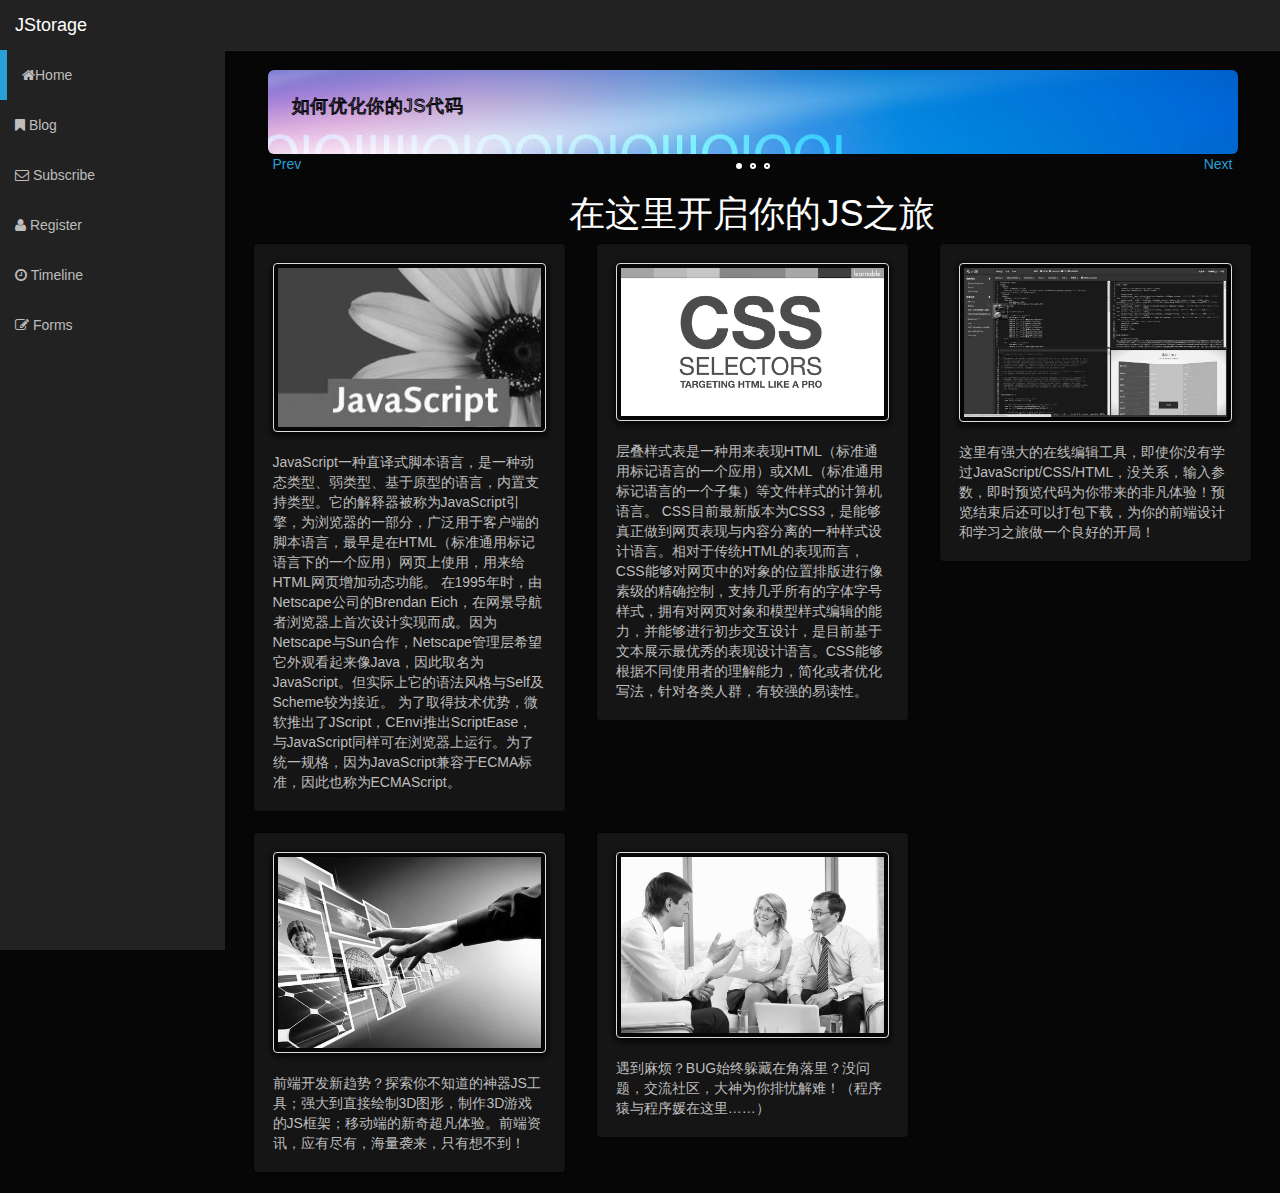
<file: index.html>
<!DOCTYPE html>
<html lang="en">
<head>
    <meta charset="utf-8">
    <meta name="viewport" content="width=device-width, initial-scale=1.0">
	<meta http-equiv="X-UA-Compatible" content="IE=9" />
	
    <title>JStorge - 在线打造独一无二的前端设计</title>

    <link rel="stylesheet" type="text/css" href="bootstrap/css/bootstrap.min.css" />
    <link rel="stylesheet" type="text/css" href="font-awesome/css/font-awesome.min.css" />
    <link rel="stylesheet" type="text/css" href="css/local.css" />
	<link rel="stylesheet" type="text/css" href="css/unslider-dots.css">
	<link rel="stylesheet" type="text/css" href="css/unslider.css">
	
	<link href="/favicon.ico" rel="icon" type="image/x-icon" />
	<link href="/favicon.ico" rel="shortcut icon" type="image/x-icon" />
	<link href="/favicon.ico" rel="bookmark"> 
	
	<!-- HTML5 Shim and Respond.js IE8 support of HTML5 elements and media queries -->
	<!--[if lt IE 9]>
	<script src="http://apps.bdimg.com/libs/html5shiv/3.7/html5shiv.min.js"></script>
	<script src="http://apps.bdimg.com/libs/respond.js/1.4.2/respond.min.js"></script>
	<![endif]-->
    <script type="text/javascript" src="js/jquery-1.10.2.min.js"></script>
    <script type="text/javascript" src="bootstrap/js/bootstrap.min.js"></script>
	<script src="js/unslider-min.js"></script>
	
	<script>
		$(function() {
    $('.banner').unslider();
});
	</script>
	<script type="text/javascript">
	function detectBrowser()
	{
	var browser=navigator.appName
	var b_version=navigator.appVersion
	var version=parseFloat(b_version)
	if (browser=="Microsoft Internet Explorer" && (version<5))
	  {document.write("很抱歉，您的浏览器版本过低，无法很好的浏览本页面，请至少升级至IE9！");
	  document.write("您当前的浏览器版本为"+browser+version+"<br/>");
	  document.write(b_version);	  
	  }}
</script>

    <!-- you need to include the shieldui css and js assets  in order for the charts to work -->
    <link rel="stylesheet" type="text/css" href="http://www.shieldui.com/shared/components/latest/css/light-bootstrap/all.min.css" />
    <link id="gridcss" rel="stylesheet" type="text/css" href="http://www.shieldui.com/shared/components/latest/css/dark-bootstrap/all.min.css" />

    <script type="text/javascript" src="http://www.shieldui.com/shared/components/latest/js/shieldui-all.min.js"></script>
    <script type="text/javascript" src="http://www.prepbootstrap.com/Content/js/gridData.js"></script>
	
	    <style>
        img {
            filter: gray; /* IE6-9 */
            -webkit-filter: grayscale(1); /* Google Chrome, Safari 6+ & Opera 15+ */
            -webkit-box-shadow: 0px 2px 6px 2px rgba(0,0,0,0.75);
            -moz-box-shadow: 0px 2px 6px 2px rgba(0,0,0,0.75);
            box-shadow: 0px 2px 6px 2px rgba(0,0,0,0.75);
            margin-bottom: 20px;
        }
        img:hover {
            filter: none; /* IE6-9 */
            -webkit-filter: grayscale(0); /* Google Chrome, Safari 6+ & Opera 15+ */
        }
		h1{
		font-family: "Arial","Microsoft YaHei","黑体","宋体",sans-serif;
		}
		span{
		 font-family: Helvetica, 'Hiragino Sans GB', 'Microsoft Yahei', '微软雅黑', Arial, sans-serif;
		 }
		.vintage{
		font-size:18px;
		color: transparent;
		-webkit-text-stroke: 1px black;
		letter-spacing: 0.04em;
		background-color:}		 
		.banner { position: relative; overflow: auto; }
			.banner li { list-style: none; }
				.banner ul li { float: left; }		 
    </style>
</head>
<body onLoad="detectBrowser()">
    <div id="wrapper">
          <nav class="navbar navbar-inverse navbar-fixed-top" role="navigation">
            <div class="navbar-header">
                <button type="button" class="navbar-toggle" data-toggle="collapse" data-target=".navbar-ex1-collapse">
                    <span class="sr-only">Toggle navigation</span>
                    <span class="icon-bar"></span>
                    <span class="icon-bar"></span>
                    <span class="icon-bar"></span>
                </button>
                <a class="navbar-brand" href="index.html">JStorage</a>
            </div>
            <div class="collapse navbar-collapse navbar-ex1-collapse">
                <ul id="active" class="nav navbar-nav side-nav">
                    <li class="selected"><a href="index.html"><i class="fa fa-home"></i>Home</a></li>                 
                    <li><a href="blog.jsp"><i class="fa fa-bookmark"></i> Blog</a></li>
                    <li><a href="signup.html"><i class="fa fa-envelope-o"></i> Subscribe</a></li>
                    <li><a href="register.html"><i class="fa fa-user"></i> Register</a></li>
                    <li><a href="timeline.html"><i class="fa fa-clock-o"></i> Timeline</a></li>
                    <li><a href="code.jsp"><i class="fa fa-pencil-square-o"></i> Forms</a></li>
                </ul>
                <ul class="nav navbar-nav navbar-right navbar-user">
                    <li class="dropdown messages-dropdown">
                        <a href="#" class="dropdown-toggle" data-toggle="dropdown"><i class="fa fa-envelope"></i> Messages <span class="badge">2</span> <b class="caret"></b></a>
                        <ul class="dropdown-menu">
                            <li class="dropdown-header">2 New Messages</li>
                            <li class="message-preview">
                                <a href="#">
                                    <span class="avatar"><i class="fa fa-bell"></i></span>
                                    <span class="message">Security alert</span>
                                </a>
                            </li>
                            <li class="divider"></li>
                            <li class="message-preview">
                                <a href="#">
                                    <span class="avatar"><i class="fa fa-bell"></i></span>
                                    <span class="message">Security alert</span>
                                </a>
                            </li>
                            <li class="divider"></li>
                            <li><a href="#">Go to Inbox <span class="badge">2</span></a></li>
                        </ul>
                    </li>
                    <li class="dropdown user-dropdown">
                        <a href="#" class="dropdown-toggle" data-toggle="dropdown"><i class="fa fa-user"></i> Steve Miller<b class="caret"></b></a>
                        <ul class="dropdown-menu">
                            <li><a href="#"><i class="fa fa-user"></i> Profile</a></li>
                            <li><a href="#"><i class="fa fa-gear"></i> Settings</a></li>
                            <li class="divider"></li>
                            <li><a href="#"><i class="fa fa-power-off"></i> Log Out</a></li>

                        </ul>
                    </li>
                    <li class="divider-vertical"></li>
                    <li>
                        <form class="navbar-search">
                            <input type="text" placeholder="Search" class="form-control">
                        </form>
                    </li>
                </ul>
            </div>
        </nav>
<div class="container" style="max-width:1000px">
            <div class="row">
				<div class="col-lg-12">
					<div class="banner">
					<ul>
						<li><a href="jsp/blogdetail.jsp?7HgSzUXx3SBcCyh9QnfS2cj3i8Kr5iK9"><div class='well-lg' style="background:url(image/banner/improve_js.jpg)"><p class="vintage">如何优化你的JS代码</p></div></a></li>
						<li><a href="jsp/blogdetail.jsp?eWt4Jcm6WJedlBgccKrdNmw0lV1xa6mf"><div class='well-lg' style="background:url(image/banner/jquery.jpg)"><p class="vintage">Jquary入门之旅——从淡入淡出开始</p></div></a></li>
						<li><a href="jsp/blogdetail.jsp?K5wKBl2XzmdqkHcowLd4Zw8nVlr748LK"><div class='well-lg' style="background:url(image/banner/mobile_HTML.jpg)"><p class="vintage">移动端webapp开发必备知识</p></div></a></li>
					</ul>
					</div>					
				</div>
			</div>			
            <div class="row">
                <div class="text-center">
                    <h1>在这里开启你的JS之旅</h1>
                </div>
                <div class="row">
                    <div class="col-md-4">
                        <div class="well">
                            <img class="thumbnail img-responsive" alt="Bootstrap template" src="./image/home/JavaScript.jpg" />
                            <span>
                                JavaScript一种直译式脚本语言，是一种动态类型、弱类型、基于原型的语言，内置支持类型。它的解释器被称为JavaScript引擎，为浏览器的一部分，广泛用于客户端的脚本语言，最早是在HTML（标准通用标记语言下的一个应用）网页上使用，用来给HTML网页增加动态功能。
在1995年时，由Netscape公司的Brendan Eich，在网景导航者浏览器上首次设计实现而成。因为Netscape与Sun合作，Netscape管理层希望它外观看起来像Java，因此取名为JavaScript。但实际上它的语法风格与Self及Scheme较为接近。
为了取得技术优势，微软推出了JScript，CEnvi推出ScriptEase，与JavaScript同样可在浏览器上运行。为了统一规格，因为JavaScript兼容于ECMA标准，因此也称为ECMAScript。
                            </span>
                        </div>
                    </div>
                    <div class="col-md-4">
                        <div class="well">
                            <img class="thumbnail img-responsive" alt="Bootstrap template" src="./image/home/CSS.jpg" />
                            <span>
                                层叠样式表是一种用来表现HTML（标准通用标记语言的一个应用）或XML（标准通用标记语言的一个子集）等文件样式的计算机语言。
CSS目前最新版本为CSS3，是能够真正做到网页表现与内容分离的一种样式设计语言。相对于传统HTML的表现而言，CSS能够对网页中的对象的位置排版进行像素级的精确控制，支持几乎所有的字体字号样式，拥有对网页对象和模型样式编辑的能力，并能够进行初步交互设计，是目前基于文本展示最优秀的表现设计语言。CSS能够根据不同使用者的理解能力，简化或者优化写法，针对各类人群，有较强的易读性。
                            </span>
                        </div>
                    </div>
                    <div class="col-md-4">
                        <div class="well">
                            <img class="thumbnail img-responsive" alt="Bootstrap template" src="./image/home/editor.jpg" />
                            <span>
                                这里有强大的在线编辑工具，即使你没有学过JavaScript/CSS/HTML，没关系，输入参数，即时预览代码为你带来的非凡体验！预览结束后还可以打包下载，为你的前端设计和学习之旅做一个良好的开局！
                            </span>
                        </div>
                    </div>
                </div>
                <div class="row">
                    <div class="col-md-4">
                        <div class="well">
                            <img class="thumbnail img-responsive" alt="Bootstrap template" src="./image/home/news.jpg" />
                            <span>
                               前端开发新趋势？探索你不知道的神器JS工具；强大到直接绘制3D图形，制作3D游戏的JS框架；移动端的新奇超凡体验。前端资讯，应有尽有，海量袭来，只有想不到！
                            </span>
                        </div>
                    </div>
                    <div class="col-md-4">
                        <div class="well">
                            <img class="thumbnail img-responsive" alt="Bootstrap template" src="./image/home/comm.jpg" />
                            <span>
                                遇到麻烦？BUG始终躲藏在角落里？没问题，交流社区，大神为你排忧解难！（程序猿与程序媛在这里……）
                            </span>
                        </div>
                    </div>
                    
                
        </div>
    </div>
        <!--<div id="page-wrapper">
            <div class="row">
                <div class="col-lg-12">
                    <h1>Dashboard <small>Statistics and more</small></h1>
                    <div class="alert alert-dismissable alert-warning">
                        <button data-dismiss="alert" class="close" type="button">&times;</button>
                        Welcome to the admin dashboard! Feel free to review all pages and modify the layout to your needs. 
                        <br />
                        This theme uses the <a href="https://www.shieldui.com">ShieldUI</a> JavaScript library for the 
                        additional data visualization and presentation functionality illustrated here.
                    </div>
                </div>
            </div>
            <div class="row">
                <div class="col-md-8">
                    <div class="panel panel-primary">
                        <div class="panel-heading">
                            <h3 class="panel-title"><i class="fa fa-bar-chart-o"></i> Visits Based on a 10 days data</h3>
                        </div>
                        <div class="panel-body">
                            <div id="shieldui-chart1"></div>
                        </div>
                    </div>
                </div>
                <div class="col-md-4">
                    <div class="panel panel-primary">
                        <div class="panel-heading">
                            <h3 class="panel-title"><i class="fa fa-rss"></i> Feed</h3>
                        </div>
                        <div class="panel-body feed">
                            <section class="feed-item">
                                <div class="icon pull-left">
                                    <i class="fa fa-comment"></i>
                                </div>
                                <div class="feed-item-body">
                                    <div class="text">
                                        <a href="#">John Doe</a> commented on <a href="#">What Makes Good Code Good</a>.
                                    </div>
                                    <div class="time pull-left">
                                        3 h
                                    </div>
                                </div>
                            </section>
                            <section class="feed-item">
                                <div class="icon pull-left">
                                    <i class="fa fa-check"></i>
                                </div>
                                <div class="feed-item-body">
                                    <div class="text">
                                        <a href="#">Merge request #42</a> has been approved by <a href="#">Jessica Lori</a>.
                                    </div>
                                    <div class="time pull-left">
                                        10 h
                                    </div>
                                </div>
                            </section>
                            <section class="feed-item">
                                <div class="icon pull-left">
                                    <i class="fa fa-plus-square-o"></i>
                                </div>
                                <div class="feed-item-body">
                                    <div class="text">
                                        New user <a href="#">Greg Wilson</a> registered.
                                    </div>
                                    <div class="time pull-left">
                                        Today
                                    </div>
                                </div>
                            </section>
                            <section class="feed-item">
                                <div class="icon pull-left">
                                    <i class="fa fa-bolt"></i>
                                </div>
                                <div class="feed-item-body">
                                    <div class="text">
                                        Server fail level raises above normal. <a href="#">See logs</a> for details.
                                    </div>
                                    <div class="time pull-left">
                                        Yesterday
                                    </div>
                                </div>
                            </section>
                            <section class="feed-item">
                                <div class="icon pull-left">
                                    <i class="fa fa-archive"></i>
                                </div>
                                <div class="feed-item-body">
                                    <div class="text">
                                        <a href="#">Database usage report</a> is ready.
                                    </div>
                                    <div class="time pull-left">
                                        Yesterday
                                    </div>
                                </div>
                            </section>
                            <section class="feed-item">
                                <div class="icon pull-left">
                                    <i class="fa fa-shopping-cart"></i>
                                </div>
                                <div class="feed-item-body">
                                    <div class="text">
                                        <a href="#">Order #233985</a> needs additional processing.
                                    </div>
                                    <div class="time pull-left">
                                        Wednesday
                                    </div>
                                </div>
                            </section>
                            <section class="feed-item">
                                <div class="icon pull-left">
                                    <i class="fa fa-arrow-down"></i>
                                </div>
                                <div class="feed-item-body">
                                    <div class="text">
                                        <a href="#">Load more...</a>
                                    </div>
                                </div>
                            </section>
                        </div>
                    </div>
                </div>
            </div>
            <div class="row">
                <div class="col-lg-12">
                    <div class="panel panel-primary">
                        <div class="panel-heading">
                            <h3 class="panel-title"><i class="fa fa-bar-chart-o"></i> Traffic Sources One month tracking </h3>
                        </div>
                        <div class="panel-body">
                            <div id="shieldui-grid1"></div>
                        </div>
                    </div>
                </div>
            </div>
            <div class="row">
                <div class="col-lg-4">
                    <div class="panel panel-primary">
                        <div class="panel-heading">
                            <h3 class="panel-title"><i class="fa fa-bar-chart-o"></i> Logins per week</h3>
                        </div>
                        <div class="panel-body">
                            <div id="shieldui-chart2"></div>
                        </div>
                    </div>
                </div>
                <div class="col-lg-4">
                    <div class="panel panel-primary">
                        <div class="panel-heading">
                            <h3 class="panel-title"><i class="fa fa-magnet"></i> Server Overview</h3>
                        </div>
                        <div class="panel-body">
                            <ul class="server-stats">
                                <li>
                                    <div class="key pull-right">CPU</div>
                                    <div class="stat">
                                        <div class="info">60% / 37°C / 3.3 Ghz</div>
                                        <div class="progress progress-small">
                                            <div style="width: 70%;" class="progress-bar progress-bar-danger"></div>
                                        </div>
                                    </div>
                                </li>
                                <li>
                                    <div class="key pull-right">Mem</div>
                                    <div class="stat">
                                        <div class="info">29% / 4GB (16 GB)</div>
                                        <div class="progress progress-small">
                                            <div style="width: 29%;" class="progress-bar"></div>
                                        </div>
                                    </div>
                                </li>
                                <li>
                                    <div class="key pull-right">LAN</div>
                                    <div class="stat">
                                        <div class="info">6 Mb/s <i class="fa fa-caret-down"></i>&nbsp; 3 Mb/s <i class="fa fa-caret-up"></i></div>
                                        <div class="progress progress-small">
                                            <div style="width: 48%;" class="progress-bar progress-bar-inverse"></div>
                                        </div>
                                    </div>
                                </li>
                            </ul>
                        </div>
                    </div>

                </div>
                <div class="col-lg-4">
                    <header>
                        <ul class="nav nav-tabs">
                            <li class="active">
                                <a data-toggle="tab" href="#stats">Users</a>
                            </li>
                            <li class="">
                                <a data-toggle="tab" href="#report">Favorites</a>
                            </li>
                            <li class="">
                                <a data-toggle="tab" href="#dropdown1">Commenters</a>
                            </li>
                        </ul>
                    </header>
                    <div class="body tab-content">
                        <div class="tab-pane clearfix active" id="stats">
                            <h5 class="tab-header"><i class="fa fa-calendar-o fa-2x"></i> Last logged-in users</h5>
                            <ul class="news-list">
                                <li>
                                    <i class="fa fa-user fa-4x pull-left"></i>
                                    <div class="news-item-info">
                                        <div class="name"><a href="#">Ivan Gorge</a></div>
                                        <div class="position">Software Engineer</div>
                                        <div class="time">Last logged-in: Mar 12, 11:11</div>
                                    </div>
                                </li>
                                <li>
                                    <i class="fa fa-user fa-4x pull-left"></i>
                                    <div class="news-item-info">
                                        <div class="name"><a href="#">Roman Novak</a></div>
                                        <div class="position">Product Designer</div>
                                        <div class="time">Last logged-in: Mar 12, 19:02</div>
                                    </div>
                                </li>
                                <li>
                                    <i class="fa fa-user fa-4x pull-left"></i>
                                    <div class="news-item-info">
                                        <div class="name"><a href="#">Teras Uotul</a></div>
                                        <div class="position">Chief Officer</div>
                                        <div class="time">Last logged-in: Jun 16, 2:34</div>
                                    </div>
                                </li>
                                <li>
                                    <i class="fa fa-user fa-4x pull-left"></i>
                                    <div class="news-item-info">
                                        <div class="name"><a href="#">Deral Ferad</a></div>
                                        <div class="position">Financial Assistant</div>
                                        <div class="time">Last logged-in: Jun 18, 4:20</div>
                                    </div>
                                </li>
                                <li>
                                    <i class="fa fa-user fa-4x pull-left"></i>
                                    <div class="news-item-info">
                                        <div class="name"><a href="#">Konrad Polerd</a></div>
                                        <div class="position">Sales Manager</div>
                                        <div class="time">Last logged-in: Jun 18, 5:13</div>
                                    </div>
                                </li>
                            </ul>
                        </div>
                        <div class="tab-pane" id="report">
                            <h5 class="tab-header"><i class="fa fa-star fa-2x"></i> Popular contacts</h5>
                            <ul class="news-list news-list-no-hover">
                                <li>
                                    <i class="fa fa-user fa-4x pull-left"></i>
                                    <div class="news-item-info">
                                        <div class="name"><a href="#">Pol Johnsson</a></div>
                                        <div class="options">
                                            <button class="btn btn-xs btn-success">
                                                <i class="fa fa-phone"></i>
                                                Call
                                            </button>
                                            <button class="btn btn-xs btn-warning">
                                                <i class="fa fa-envelope-o"></i>
                                                Message
                                            </button>
                                        </div>
                                    </div>
                                </li>
                                <li>
                                    <i class="fa fa-user fa-4x pull-left"></i>
                                    <div class="news-item-info">
                                        <div class="name"><a href="#">Terry Garel</a></div>
                                        <div class="options">
                                            <button class="btn btn-xs btn-success">
                                                <i class="fa fa-phone"></i>
                                                Call
                                            </button>
                                            <button class="btn btn-xs btn-warning">
                                                <i class="fa fa-envelope-o"></i>
                                                Message
                                            </button>
                                        </div>
                                    </div>
                                </li>
                                <li>
                                    <i class="fa fa-user fa-4x pull-left"></i>
                                    <div class="news-item-info">
                                        <div class="name"><a href="#">Eruos Forkal</a></div>
                                        <div class="options">
                                            <button class="btn btn-xs btn-success">
                                                <i class="fa fa-phone"></i>
                                                Call
                                            </button>
                                            <button class="btn btn-xs btn-warning">
                                                <i class="fa fa-envelope-o"></i>
                                                Message
                                            </button>
                                        </div>
                                    </div>
                                </li>
                                <li>
                                    <i class="fa fa-user fa-4x pull-left"></i>
                                    <div class="news-item-info">
                                        <div class="name"><a href="#">Remus Reier</a></div>
                                        <div class="options">
                                            <button class="btn btn-xs btn-success">
                                                <i class="fa fa-phone"></i>
                                                Call
                                            </button>
                                            <button class="btn btn-xs btn-warning">
                                                <i class="fa fa-envelope-o"></i>
                                                Message
                                            </button>
                                        </div>
                                    </div>
                                </li>
                                <li>
                                    <i class="fa fa-user fa-4x pull-left"></i>
                                    <div class="news-item-info">
                                        <div class="name"><a href="#">Lover Lund</a></div>
                                        <div class="options">
                                            <button class="btn btn-xs btn-success">
                                                <i class="fa fa-phone"></i>
                                                Call
                                            </button>
                                            <button class="btn btn-xs btn-warning">
                                                <i class="fa fa-envelope-o"></i>
                                                Message
                                            </button>
                                        </div>
                                    </div>
                                </li>
                            </ul>
                        </div>
                        <div class="tab-pane" id="dropdown1">
                            <h5 class="tab-header"><i class="fa fa-comments fa-2x"></i> Top Commenters</h5>
                            <ul class="news-list">
                                <li>
                                    <i class="fa fa-user fa-4x pull-left"></i>
                                    <div class="news-item-info">
                                        <div class="name"><a href="#">Edin Garey</a></div>
                                        <div class="comment">
                                            Nemo enim ipsam voluptatem quia voluptas sit aspernatur 
                                            aut odit aut fugit,sed quia
                                        </div>
                                    </div>
                                </li>
                                <li>
                                    <i class="fa fa-user fa-4x pull-left"></i>
                                    <div class="news-item-info">
                                        <div class="name"><a href="#">Firel Lund</a></div>
                                        <div class="comment">
                                            Duis aute irure dolor in reprehenderit in voluptate velit
                                             esse cillum dolore eu fugiat.
                                        </div>
                                    </div>
                                </li>
                                <li>
                                    <i class="fa fa-user fa-4x pull-left"></i>
                                    <div class="news-item-info">
                                        <div class="name"><a href="#">Jessica Desingter</a></div>
                                        <div class="comment">
                                            Excepteur sint occaecat cupidatat non proident, sunt in
                                             culpa qui officia deserunt.
                                        </div>
                                    </div>
                                </li>
                                <li>
                                    <i class="fa fa-user fa-4x pull-left"></i>
                                    <div class="news-item-info">
                                        <div class="name"><a href="#">Novel Forel</a></div>
                                        <div class="comment">
                                            Sed ut perspiciatis, unde omnis iste natus error sit voluptatem accusantium doloremque.
                                        </div>
                                    </div>
                                </li>
                                <li>
                                    <i class="fa fa-user fa-4x pull-left"></i>
                                    <div class="news-item-info">
                                        <div class="name"><a href="#">Wedol Reier</a></div>
                                        <div class="comment">
                                            Laudantium, totam rem aperiam eaque ipsa, quae ab illo inventore veritatis
                                            et quasi.
                                        </div>
                                    </div>
                                </li>
                            </ul>
                        </div>
                    </div>
                </div>
            </div>
        </div>
    </div>-->
    <!-- /#wrapper -->

   <!-- <script type="text/javascript">
        jQuery(function ($) {
            var performance = [12, 43, 34, 22, 12, 33, 4, 17, 22, 34, 54, 67],
                visits = [123, 323, 443, 32],
                traffic = [
                {
                    Source: "Direct", Amount: 323, Change: 53, Percent: 23, Target: 600
                },
                {
                    Source: "Refer", Amount: 345, Change: 34, Percent: 45, Target: 567
                },
                {
                    Source: "Social", Amount: 567, Change: 67, Percent: 23, Target: 456
                },
                {
                    Source: "Search", Amount: 234, Change: 23, Percent: 56, Target: 890
                },
                {
                    Source: "Internal", Amount: 111, Change: 78, Percent: 12, Target: 345
                }];


            $("#shieldui-chart1").shieldChart({
                theme: "dark",

                primaryHeader: {
                    text: "Visitors"
                },
                exportOptions: {
                    image: false,
                    print: false
                },
                dataSeries: [{
                    seriesType: "area",
                    collectionAlias: "Q Data",
                    data: performance
                }]
            });

            $("#shieldui-chart2").shieldChart({
                theme: "dark",
                primaryHeader: {
                    text: "Traffic Per week"
                },
                exportOptions: {
                    image: false,
                    print: false
                },
                dataSeries: [{
                    seriesType: "pie",
                    collectionAlias: "traffic",
                    data: visits
                }]
            });

            $("#shieldui-grid1").shieldGrid({
                dataSource: {
                    data: traffic
                },
                sorting: {
                    multiple: true
                },
                rowHover: false,
                paging: false,
                columns: [
                { field: "Source", width: "170px", title: "Source" },
                { field: "Amount", title: "Amount" },                
                { field: "Percent", title: "Percent", format: "{0} %" },
                { field: "Target", title: "Target" },
                ]
            });            
        });        
    </script>-->
</body>
</html>
</file>
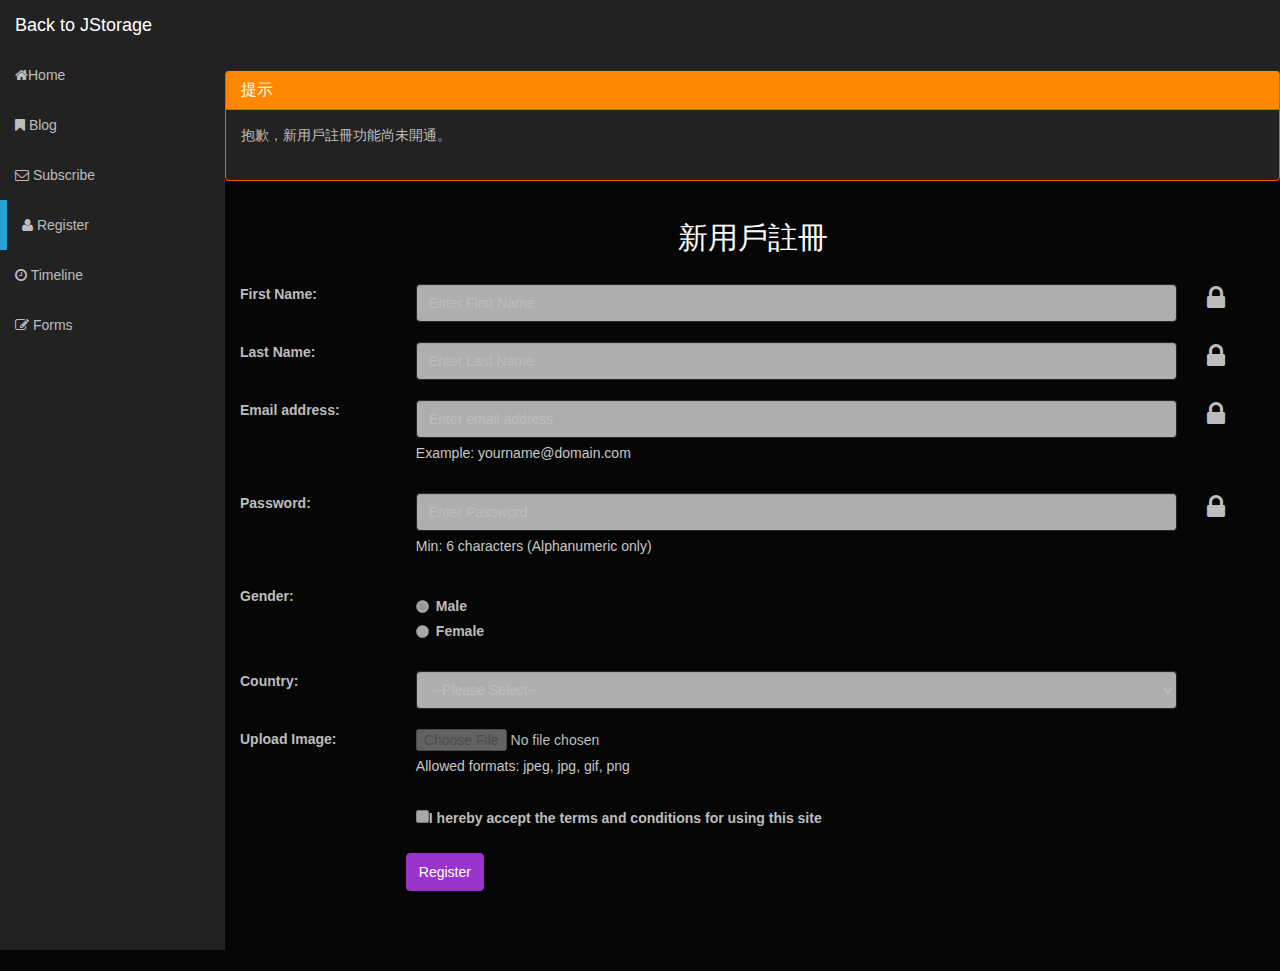
<file: register.html>
<!DOCTYPE html>
<html lang="en">
<head>
    <meta charset="utf-8">
    <meta name="viewport" content="width=device-width, initial-scale=1.0">
    <title>註冊 - JStorage</title>

    <link rel="stylesheet" type="text/css" href="bootstrap/css/bootstrap.min.css" />
    <link rel="stylesheet" type="text/css" href="font-awesome/css/font-awesome.min.css" />
    <link rel="stylesheet" type="text/css" href="css/local.css" />

    <script type="text/javascript" src="js/jquery-1.10.2.min.js"></script>
    <script type="text/javascript" src="bootstrap/js/bootstrap.min.js"></script>   

      <style>

        div {
            padding-bottom:20px;
        }
/*弹框样式1*/  
.cd-popup {
    position: fixed;
    left: 0;
    top: 0;
    height: 100%;
    width: 100%;
    background-color: rgba(0, 0, 0, 0.5);
    opacity: 0;
    visibility: hidden;
    -webkit-transition: opacity 0.3s 0s, visibility 0s 0.3s;
    -moz-transition: opacity 0.3s 0s, visibility 0s 0.3s;
    transition: opacity 0.3s 0s, visibility 0s 0.3s;
    z-index:9999;
}
.cd-popup.is-visible {
    opacity: 1;
    visibility: visible;
    -webkit-transition: opacity 0.3s 0s, visibility 0s 0s;
    -moz-transition: opacity 0.3s 0s, visibility 0s 0s;
    transition: opacity 0.3s 0s, visibility 0s 0s;
}
.cd-popup-container {
    position: relative;
    width:400px;
    margin:250px auto;
    height:250px;
    background: #FFF;
    border-radius: .4rem .4rem .4rem .4rem;
    text-align: center;
    box-shadow: 0 0 20px rgba(0, 0, 0, 0.2);
    -webkit-transform:scale(1.2);
    -moz-transform:scale(1.2);
    -ms-transform:scale(1.2);
    -o-transform:scale(1.2);
    transform:scale(1.2);
    -webkit-backface-visibility: hidden;
    -webkit-transition-property: -webkit-transform;
    -moz-transition-property: -moz-transform;
    transition-property: transform;
    -webkit-transition-duration: 0.3s;
    -moz-transition-duration: 0.3s;
    -ms-transition-duration: 0.3s;
    -o-transition-duration: 0.3s;
    transition-duration: 0.3s;
}
.cd-popup-close{ position: absolute;right:10px;top:10px; z-index: 10;width:auto;height:1.25rem; display: block;font-size:14px;}
.is-visible .cd-popup-container {-webkit-transform:scale(1); -moz-transform:scale(1); -ms-transform:scale(1); -o-transform:scale(1); transform:scale(1);}

/*弹框样式2*/
.cd-popup1 {
    position: fixed;
    left: 0;
    top: 0;
    height: 100%;
    width: 100%;
    background-color: rgba(0, 0, 0, 0.5);
    opacity: 0;
    visibility: hidden;
    -webkit-transition: opacity 0.3s 0s, visibility 0s 0.3s;
    -moz-transition: opacity 0.3s 0s, visibility 0s 0.3s;
    transition: opacity 0.3s 0s, visibility 0s 0.3s;
    z-index:9999;
}
.cd-popup1.is-visible1 {
    opacity: 1;
    visibility: visible;
    -webkit-transition: opacity 0.3s 0s, visibility 0s 0s;
    -moz-transition: opacity 0.3s 0s, visibility 0s 0s;
    transition: opacity 0.3s 0s, visibility 0s 0s;
}
.cd-popup-container1 {
    position: relative;
    width:400px;
    margin:250px auto;
    height:250px;
    background: #FFF;
    border-radius: .4rem .4rem .4rem .4rem;
    text-align: center;
    box-shadow: 0 0 20px rgba(0, 0, 0, 0.2);
  -webkit-transform: translateY(-60px);
  -moz-transform: translateY(-60px);
  -ms-transform: translateY(-60px);
  -o-transform: translateY(-60px);
  transform: translateY(-60px);
    -webkit-backface-visibility: hidden;
    -webkit-transition-property: -webkit-transform;
    -moz-transition-property: -moz-transform;
    transition-property: transform;
    -webkit-transition-duration: 0.3s;
    -moz-transition-duration: 0.3s;
    -ms-transition-duration: 0.3s;
    -o-transition-duration: 0.3s;
    transition-duration: 0.3s;
}
.cd-popup-close{ position: absolute;right:10px;top:10px; z-index: 10;width:auto;height:1.25rem; display: block;font-size:14px;}
.is-visible1 .cd-popup-container1 {
	-webkit-transform: translateY(0);
  -moz-transform: translateY(0);
  -ms-transform: translateY(0);
  -o-transform: translateY(0);
  transform: translateY(0);
  }
/*弹框样式3*/
.cd-popup2 {
    position: fixed;
    left: 0;
    top: 0;
    height: 100%;
    width: 100%;
    background-color: rgba(0, 0, 0, 0.5);
    opacity: 0;
    visibility: hidden;
    -webkit-transition: opacity 0.3s 0s, visibility 0s 0.3s;
    -moz-transition: opacity 0.3s 0s, visibility 0s 0.3s;
    transition: opacity 0.3s 0s, visibility 0s 0.3s;
    z-index:9999;
}
.cd-popup2.is-visible2 {
    opacity: 1;
    visibility: visible;
    -webkit-transition: opacity 0.3s 0s, visibility 0s 0s;
    -moz-transition: opacity 0.3s 0s, visibility 0s 0s;
    transition: opacity 0.3s 0s, visibility 0s 0s;
}
.cd-popup-container2 {
    position: relative;
    width:400px;
    margin:250px auto;
    height:250px;
    background: #FFF;
    border-radius: .4rem .4rem .4rem .4rem;
    text-align: center;
    box-shadow: 0 0 20px rgba(0, 0, 0, 0.2);
  -webkit-transform: translateY(60px);
  -moz-transform: translateY(60px);
  -ms-transform: translateY(60px);
  -o-transform: translateY(60px);
  transform: translateY(60px);
    -webkit-backface-visibility: hidden;
    -webkit-transition-property: -webkit-transform;
    -moz-transition-property: -moz-transform;
    transition-property: transform;
    -webkit-transition-duration: 0.3s;
    -moz-transition-duration: 0.3s;
    -ms-transition-duration: 0.3s;
    -o-transition-duration: 0.3s;
    transition-duration: 0.3s;
}
.cd-popup-close{ position: absolute;right:10px;top:10px; z-index: 10;width:auto;height:1.25rem; display: block;font-size:14px;}
.is-visible2 .cd-popup-container2 {
	-webkit-transform: translateY(0);
  -moz-transform: translateY(0);
  -ms-transform: translateY(0);
  -o-transform: translateY(0);
  transform: translateY(0);
  }
  
  /*弹框样式3*/
.cd-popup3{
    position: fixed;
    left: 0;
    top: 0;
    height: 100%;
    width: 100%;
    background-color: rgba(0, 0, 0, 0.5);
    opacity: 0;
    visibility: hidden;
    -webkit-transition: opacity 0.3s 0s, visibility 0s 0.3s;
    -moz-transition: opacity 0.3s 0s, visibility 0s 0.3s;
    transition: opacity 0.3s 0s, visibility 0s 0.3s;
    z-index:9999;
}
.cd-popup3.is-visible3 {
    opacity: 1;
    visibility: visible;
    -webkit-transition: opacity 0.3s 0s, visibility 0s 0s;
    -moz-transition: opacity 0.3s 0s, visibility 0s 0s;
    transition: opacity 0.3s 0s, visibility 0s 0s;
}
.cd-popup-container3 {
    position: relative;
    width:400px;
    margin:250px auto;
    height:250px;
    background: #FFF;
    border-radius: .4rem .4rem .4rem .4rem;
    text-align: center;
    box-shadow: 0 0 20px rgba(0, 0, 0, 0.2);
  -webkit-transform:scale(0.8);
  -moz-transform:scale(0.8);
  -ms-transform:scale(0.8);
  -o-transform:scale(0.8);
  transform:scale(0.8);
    -webkit-backface-visibility: hidden;
    -webkit-transition-property: -webkit-transform;
    -moz-transition-property: -moz-transform;
    transition-property: transform;
    -webkit-transition-duration: 0.3s;
    -moz-transition-duration: 0.3s;
    -ms-transition-duration: 0.3s;
    -o-transition-duration: 0.3s;
    transition-duration: 0.3s;
}
.cd-popup-close{ position: absolute;right:10px;top:10px; z-index: 10;width:auto;height:1.25rem; display: block;font-size:14px;}
.is-visible3 .cd-popup-container3 {
  -webkit-transform:scale(1);
  -moz-transform:scale(1);
  -ms-transform:scale(1);
  -o-transform:scale(1);
  transform:scale(1);
  }		
    </style>
</head>
<body>

    <div id="wrapper">
       <nav class="navbar navbar-inverse navbar-fixed-top" role="navigation">
            <div class="navbar-header">
                <button type="button" class="navbar-toggle" data-toggle="collapse" data-target=".navbar-ex1-collapse">
                    <span class="sr-only">Toggle navigation</span>
                    <span class="icon-bar"></span>
                    <span class="icon-bar"></span>
                    <span class="icon-bar"></span>
                </button>
                <a class="navbar-brand" href="index.html">Back to JStorage</a>
            </div>
            <div class="collapse navbar-collapse navbar-ex1-collapse">
                <ul id="active" class="nav navbar-nav side-nav">
                    <li><a href="index.html"><i class="fa fa-home"></i>Home</a></li>                 
                    <li><a href="blog.jsp"><i class="fa fa-bookmark"></i> Blog</a></li>
                    <li><a href="signup.html"><i class="fa fa-envelope-o"></i> Subscribe</a></li>
                    <li  class="selected"><a href="register.html"><i class="fa fa-user"></i> Register</a></li>
                    <li><a href="timeline.html"><i class="fa fa-clock-o"></i> Timeline</a></li>
                    <li><a href="code.jsp"><i class="fa fa-pencil-square-o"></i> Forms</a></li>
                </ul>
                <ul class="nav navbar-nav navbar-right navbar-user">
                    <li class="dropdown messages-dropdown">
                        <a href="#" class="dropdown-toggle" data-toggle="dropdown"><i class="fa fa-envelope"></i> Messages <span class="badge">2</span> <b class="caret"></b></a>
                        <ul class="dropdown-menu">
                            <li class="dropdown-header">2 New Messages</li>
                            <li class="message-preview">
                                <a href="#">
                                    <span class="avatar"><i class="fa fa-bell"></i></span>
                                    <span class="message">Security alert</span>
                                </a>
                            </li>
                            <li class="divider"></li>
                            <li class="message-preview">
                                <a href="#">
                                    <span class="avatar"><i class="fa fa-bell"></i></span>
                                    <span class="message">Security alert</span>
                                </a>
                            </li>
                            <li class="divider"></li>
                            <li><a href="#">Go to Inbox <span class="badge">2</span></a></li>
                        </ul>
                    </li>
                    <li class="dropdown user-dropdown">
                        <a href="#" class="dropdown-toggle" data-toggle="dropdown"><i class="fa fa-user"></i> Steve Miller<b class="caret"></b></a>
                        <ul class="dropdown-menu">
                            <li><a href="#"><i class="fa fa-user"></i> Profile</a></li>
                            <li><a href="#"><i class="fa fa-gear"></i> Settings</a></li>
                            <li class="divider"></li>
                            <li><a href="#"><i class="fa fa-power-off"></i> Log Out</a></li>

                        </ul>
                    </li>
                    <li class="divider-vertical"></li>
                    <li>
                        <form class="navbar-search">
                            <input type="text" placeholder="Search" class="form-control">
                        </form>
                    </li>
                </ul>
            </div>
        </nav>

       <div>
	   <div class="panel panel-warning">
              <div class="panel-heading">
                <h3 class="panel-title">提示</h3>
              </div>
              <div class="panel-body">
                抱歉，新用戶註冊功能尚未開通。
              </div>
            </div>
        <div class="row text-center">
            <h2>新用戶註冊</h2>
        </div>
        <div>
            <label for="firstname" class="col-md-2">
                First Name:
            </label>
            <div class="col-md-9">
                <input disabled="disabled" type="text" class="form-control" id="firstname" placeholder="Enter First Name">
            </div>
            <div class="col-md-1">
                <i class="fa fa-lock fa-2x"></i>
            </div>
        </div>        
        <div>
            <label for="lastname" class="col-md-2">
                Last Name:
            </label>
            <div class="col-md-9">
                <input disabled="disabled" type="text" class="form-control" id="lastname" placeholder="Enter Last Name">
            </div>
             <div class="col-md-1">
                <i class="fa fa-lock fa-2x"></i>
            </div>
        </div>
        <div>
            <label for="emailaddress" class="col-md-2">
                Email address:
            </label>
            <div class="col-md-9">
                <input disabled="disabled" type="email" class="form-control" id="emailaddress" placeholder="Enter email address">
                <p class="help-block">
                    Example: yourname@domain.com
                </p>
            </div>
             <div class="col-md-1">
                <i class="fa fa-lock fa-2x"></i>
            </div>
        </div>
        <div>
            <label for="password" class="col-md-2">
                Password:
            </label>
            <div class="col-md-9">
                <input disabled="disabled" type="password" class="form-control" id="password" placeholder="Enter Password">
                <p class="help-block">
                    Min: 6 characters (Alphanumeric only)
                </p>
            </div>
             <div class="col-md-1">
                <i class="fa fa-lock fa-2x"></i>
            </div>
        </div>
        <div>
            <label for="sex" class="col-md-2">
                Gender:
            </label>
            <div class="col-md-10">
                <label class="radio">
                    <input disabled="disabled" type="radio" name="sex" id="sex" value="male" checked>
                    Male
                </label>
                <label class="radio">
                    <input disabled="disabled" type="radio" name="sex" id="Radio1" value="female">
                    Female
                </label>
            </div>             
        </div>
        <div>
            <label for="country" class="col-md-2">
                Country:
            </label>
            <div class="col-md-9">
                <select disabled="disabled" name="country" id="country" class="form-control">
                    <option>--Please Select--</option>
                    <option>India</option>
                    <option>United States</option>
                    <option>Canada</option>
                    <option>United Kingdom</option>
                    <option>Others</option>
                </select>
            </div>            
        </div>
        <div>
            <label for="uploadimage" class="col-md-2">
                Upload Image:
            </label>
            <div class="col-md-10">
                <input disabled="disabled" type="file" name="uploadimage" id="uploadimage">
                <p class="help-block">
                    Allowed formats: jpeg, jpg, gif, png
                </p>
            </div>          
        </div>
        <div>
            <div class="col-md-2">
            </div>
            <div class="col-md-10">
                <label>
                    <input disabled="disabled"  type="checkbox">I hereby accept the terms and conditions for using this site</label>
            </div>            
        </div>
        <div class="row">
            <div class="col-md-2">
            </div>
            <div class="col-md-10">
                <button id="cd-popup-trigger0" type="submit" class="btn btn-info">
                    Register
                </button>		
            </div>
        </div>
    </div>  
    </div>
	<div  class="cd-popup">
    <div class="cd-popup-container">
        <p>新會員註冊系統暫時沒有開通</p>
        <div class="cd-buttons">
			很抱歉目前新會員註冊系統暫時沒有開通，因為我們沒有針對會員的活動企劃，如果您有更好的建議，歡迎將建議發散至我的電子郵箱：
			<a href="mailto:357611628@qq.com">357611628@qq.com</a>
        </div>
        <a href="#0" class="cd-popup-close">close</a>
    </div>
</div>

</body>
<script type="text/javascript">
    /*弹框JS内容*/
    jQuery(document).ready(function($){
        //打开窗口
        $('#cd-popup-trigger0').on('click', function(event){
            event.preventDefault();
            $('.cd-popup').addClass('is-visible');
            //$(".dialog-addquxiao").hide()
        });
        //关闭窗口
        $('.cd-popup').on('click', function(event){
            if( $(event.target).is('.cd-popup-close') || $(event.target).is('.cd-popup') ) {
                event.preventDefault();
                $(this).removeClass('is-visible');
            }
        });
        //ESC关闭
        $(document).keyup(function(event){
            if(event.which=='27'){
                $('.cd-popup').removeClass('is-visible');
            }
        });
});
</script>
</html>
</file>
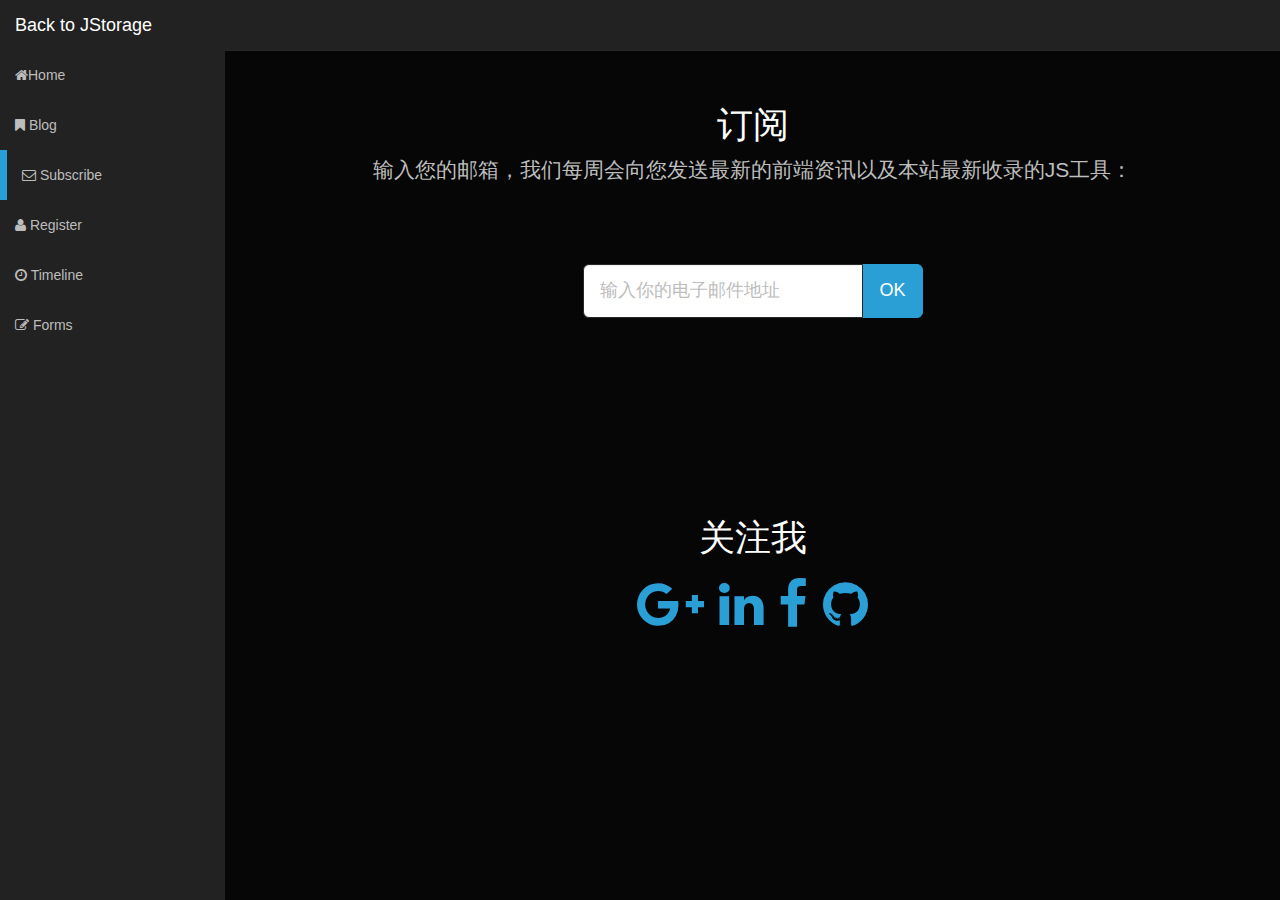
<file: signup.html>
<!DOCTYPE html>
<html lang="en">
<head>
    <meta charset="utf-8">
    <meta name="viewport" content="width=device-width, initial-scale=1.0">
    <title>订阅 - JStorage</title>

    <link rel="stylesheet" type="text/css" href="bootstrap/css/bootstrap.min.css" />
    <link rel="stylesheet" type="text/css" href="font-awesome/css/font-awesome.min.css" />
    <link rel="stylesheet" type="text/css" href="css/local.css" />

    <script type="text/javascript" src="js/jquery-1.10.2.min.js"></script>
    <script type="text/javascript" src="bootstrap/js/bootstrap.min.js"></script>   
	<script>
	function checkemail(){
		var temp = document.getElementById("email");
//对电子邮件的验证
		var myreg =  /^([a-zA-Z0-9]+[_|\_|\.]?)*[a-zA-Z0-9]+@([a-zA-Z0-9]+[_|\_|\.]?)*[a-zA-Z0-9]+\.[a-zA-Z]{2,3}$/;
		if(temp.value!=""){
			if(!myreg.test(temp.value)){
				alert('提示:请输入有效的E_mail！');
				return false;
			}
			else
				return true;
		}
		else
			alert('提示:请输入您的E_mail！');
			return false;
	}
</script>
</head>
<body>

    <div id="wrapper">
       <nav class="navbar navbar-inverse navbar-fixed-top" role="navigation">
            <div class="navbar-header">
                <button type="button" class="navbar-toggle" data-toggle="collapse" data-target=".navbar-ex1-collapse">
                    <span class="sr-only">Toggle navigation</span>
                    <span class="icon-bar"></span>
                    <span class="icon-bar"></span>
                    <span class="icon-bar"></span>
                </button>
                <a class="navbar-brand" href="index.html">Back to JStorage</a>
            </div>
            <div class="collapse navbar-collapse navbar-ex1-collapse">
                <ul id="active" class="nav navbar-nav side-nav">
                    <li><a href="index.html"><i class="fa fa-home"></i>Home</a></li>                 
                    <li><a href="blog.jsp"><i class="fa fa-bookmark"></i> Blog</a></li>
                    <li  class="selected"><a href="signup.html"><i class="fa fa-envelope-o"></i> Subscribe</a></li>
                    <li><a href="register.html"><i class="fa fa-user"></i> Register</a></li>
                    <li><a href="timeline.html"><i class="fa fa-clock-o"></i> Timeline</a></li>
                    <li><a href="code.jsp"><i class="fa fa-pencil-square-o"></i> Forms</a></li>
                </ul>
                <ul class="nav navbar-nav navbar-right navbar-user">
                    <li class="dropdown messages-dropdown">
                        <a href="#" class="dropdown-toggle" data-toggle="dropdown"><i class="fa fa-envelope"></i> Messages <span class="badge">2</span> <b class="caret"></b></a>
                        <ul class="dropdown-menu">
                            <li class="dropdown-header">2 New Messages</li>
                            <li class="message-preview">
                                <a href="#">
                                    <span class="avatar"><i class="fa fa-bell"></i></span>
                                    <span class="message">Security alert</span>
                                </a>
                            </li>
                            <li class="divider"></li>
                            <li class="message-preview">
                                <a href="#">
                                    <span class="avatar"><i class="fa fa-bell"></i></span>
                                    <span class="message">Security alert</span>
                                </a>
                            </li>
                            <li class="divider"></li>
                            <li><a href="#">Go to Inbox <span class="badge">2</span></a></li>
                        </ul>
                    </li>
                    <li class="dropdown user-dropdown">
                        <a href="#" class="dropdown-toggle" data-toggle="dropdown"><i class="fa fa-user"></i> Steve Miller<b class="caret"></b></a>
                        <ul class="dropdown-menu">
                            <li><a href="#"><i class="fa fa-user"></i> Profile</a></li>
                            <li><a href="#"><i class="fa fa-gear"></i> Settings</a></li>
                            <li class="divider"></li>
                            <li><a href="#"><i class="fa fa-power-off"></i> Log Out</a></li>

                        </ul>
                    </li>
                    <li class="divider-vertical"></li>
                    <li>
                        <form class="navbar-search">
                            <input type="text" placeholder="Search" class="form-control">
                        </form>
                    </li>
                </ul>
            </div>
        </nav>

        <div id="page-wrapper">

            <div class="row">

                <div class="col-lg-12 text-center v-center">

                    <h1>订阅</h1>
                    <p class="lead">输入您的邮箱，我们每周会向您发送最新的前端资讯以及本站最新收录的JS工具：</p>

                    <br>
                    <br>
                    <br>

                    <form onSubmit="return checkemail();" method="post" action="./jsp/mail.jsp" class="col-lg-12">
                        <div class="input-group" style="width: 340px; text-align: center; margin: 0 auto;">
                            <input id="email" name="addr" class="form-control input-lg" title="Confidential signup."
                                placeholder="输入你的电子邮件地址" type="text">
                            <span class="input-group-btn">
                                <button class="btn btn-lg btn-primary" type="submit">OK</button></span>
                        </div>
                    </form>
                </div>
            </div>
            <br>
            <br>
            <br>
            <br>
            <br>
            <br>
            <br>
            <br>
            <br>
            <div class="text-center">
                <h1>关注我</h1>
            </div>
            <div class="row">
                <div class="col-lg-12 text-center v-center" style="font-size: 39pt;">
                    <a target="_blank" href="https://plus.google.com/113135398210865908528"><span class="avatar"><i class="fa fa-google-plus"></i></span></a>
                    <a target="_blank" href="https://www.linkedin.com/in/%E4%B9%8B%E7%90%9B-%E8%B5%B5-32905a124"><span class="avatar"><i class="fa fa-linkedin"></i></span></a>
                    <a target="_blank" href="https://www.facebook.com/profile.php?id=100009588520473"><span class="avatar"><i class="fa fa-facebook"></i></span></a>
                    <a target="_blank" href="https://github.com/zhzhch335"><span class="avatar"><i class="fa fa-github"></i></span></a>
                </div>

            </div>
            <!-- /.row -->

        </div>
        <!-- /#page-wrapper -->
    </div>    
</body>
</html>
</file>
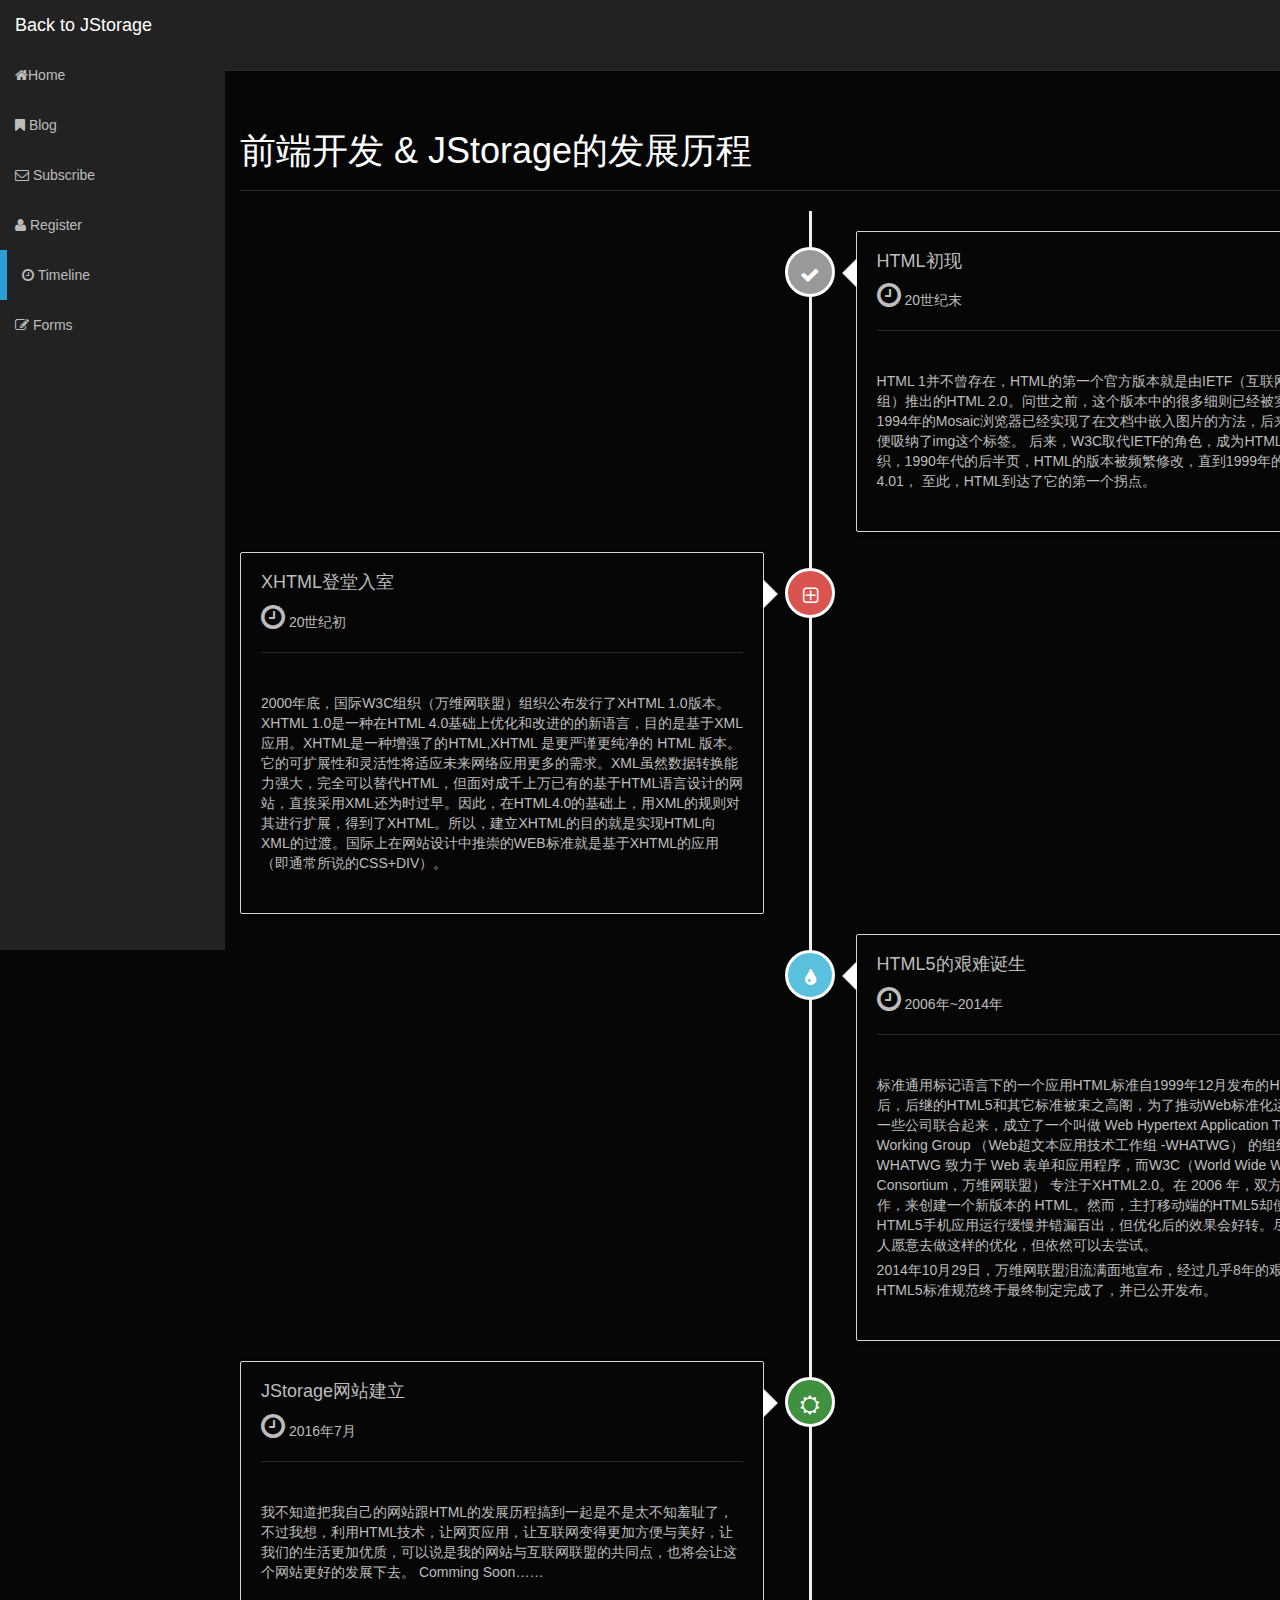
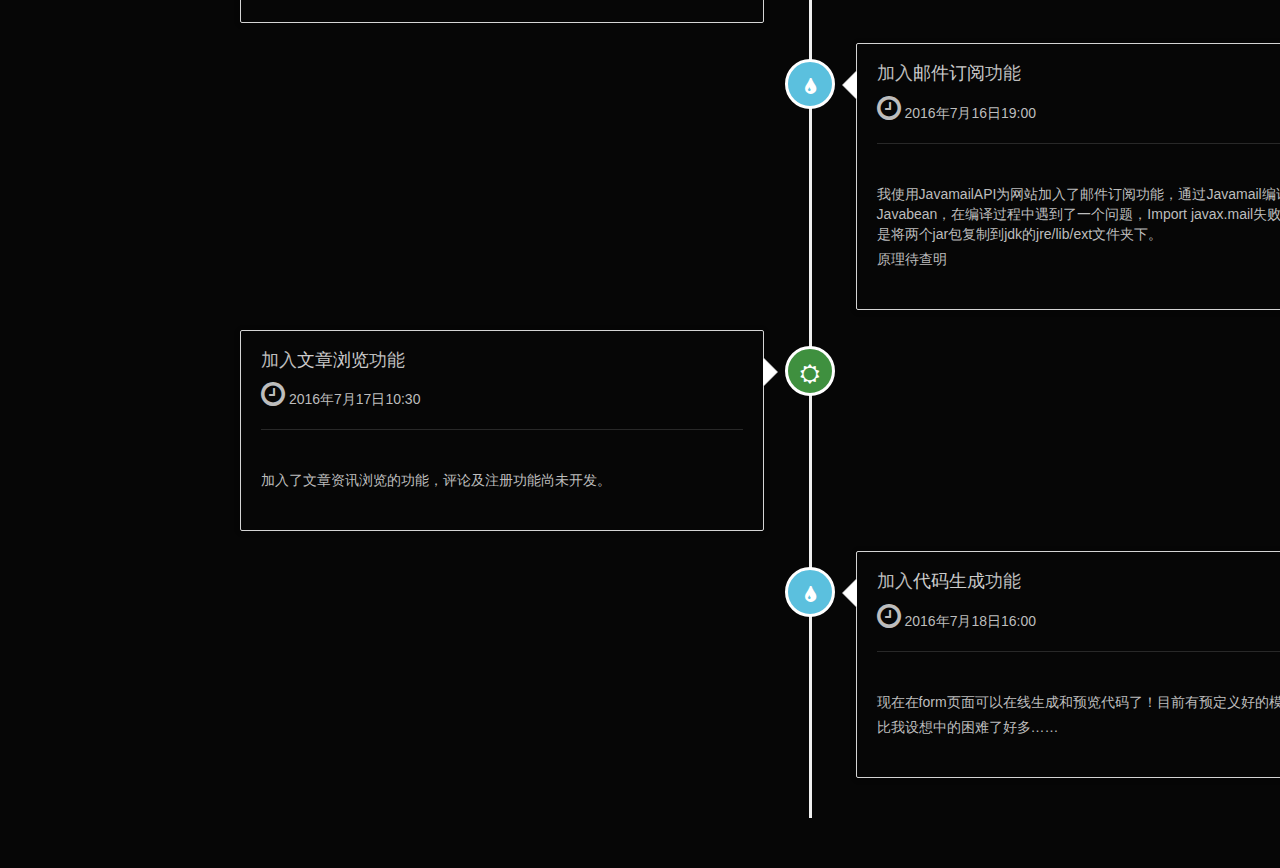
<file: timeline.html>
<!DOCTYPE html>
<html lang="en">
<head>
    <meta charset="utf-8">
    <meta name="viewport" content="width=device-width, initial-scale=1.0">
    <title>時間線 - JStorage</title>

    <link rel="stylesheet" type="text/css" href="bootstrap/css/bootstrap.min.css" />
    <link rel="stylesheet" type="text/css" href="font-awesome/css/font-awesome.min.css" />
    <link rel="stylesheet" type="text/css" href="css/local.css" />

    <script type="text/javascript" src="js/jquery-1.10.2.min.js"></script>
    <script type="text/javascript" src="bootstrap/js/bootstrap.min.js"></script>   

      <style>
		a:link{
		text-decoration: none;
		color:#CCCCCC;
		}
        div {
            padding-bottom:20px;
        }

    </style>
</head>
<body>

    <div id="wrapper">
        <nav class="navbar navbar-inverse navbar-fixed-top" role="navigation">
            <div class="navbar-header">
                <button type="button" class="navbar-toggle" data-toggle="collapse" data-target=".navbar-ex1-collapse">
                    <span class="sr-only">Toggle navigation</span>
                    <span class="icon-bar"></span>
                    <span class="icon-bar"></span>
                    <span class="icon-bar"></span>
                </button>
                <a class="navbar-brand" href="index.html">Back to JStorage</a>
            </div>
            <div class="collapse navbar-collapse navbar-ex1-collapse">
                <ul id="active" class="nav navbar-nav side-nav">
                    <li><a href="index.html"><i class="fa fa-home"></i>Home</a></li>                 
                    <li><a href="blog.jsp"><i class="fa fa-bookmark"></i> Blog</a></li>
                    <li><a href="signup.html"><i class="fa fa-envelope-o"></i> Subscribe</a></li>
                    <li><a href="register.html"><i class="fa fa-user"></i> Register</a></li>
                    <li  class="selected"><a href="timeline.html"><i class="fa fa-clock-o"></i> Timeline</a></li>
                    <li><a href="code.jsp"><i class="fa fa-pencil-square-o"></i> Forms</a></li>
                </ul>
                <ul class="nav navbar-nav navbar-right navbar-user">
                    <li class="dropdown messages-dropdown">
                        <a href="#" class="dropdown-toggle" data-toggle="dropdown"><i class="fa fa-envelope"></i> Messages <span class="badge">2</span> <b class="caret"></b></a>
                        <ul class="dropdown-menu">
                            <li class="dropdown-header">2 New Messages</li>
                            <li class="message-preview">
                                <a href="#">
                                    <span class="avatar"><i class="fa fa-bell"></i></span>
                                    <span class="message">Security alert</span>
                                </a>
                            </li>
                            <li class="divider"></li>
                            <li class="message-preview">
                                <a href="#">
                                    <span class="avatar"><i class="fa fa-bell"></i></span>
                                    <span class="message">Security alert</span>
                                </a>
                            </li>
                            <li class="divider"></li>
                            <li><a href="#">Go to Inbox <span class="badge">2</span></a></li>
                        </ul>
                    </li>
                    <li class="dropdown user-dropdown">
                        <a href="#" class="dropdown-toggle" data-toggle="dropdown"><i class="fa fa-user"></i> Steve Miller<b class="caret"></b></a>
                        <ul class="dropdown-menu">
                            <li><a href="#"><i class="fa fa-user"></i> Profile</a></li>
                            <li><a href="#"><i class="fa fa-gear"></i> Settings</a></li>
                            <li class="divider"></li>
                            <li><a href="#"><i class="fa fa-power-off"></i> Log Out</a></li>

                        </ul>
                    </li>
                    <li class="divider-vertical"></li>
                    <li>
                        <form class="navbar-search">
                            <input type="text" placeholder="Search" class="form-control">
                        </form>
                    </li>
                </ul>
            </div>
        </nav>

         <hr />
        <div class="container">
            <div class="page-header">
                <h1 id="timeline">前端开发 & JStorage的发展历程</h1>
            </div>
            <ul class="timeline">
                <li class="timeline-inverted">
                    <div class="timeline-badge"><i class="fa fa-check"></i></div>
                    <div class="timeline-panel">
                        <div class="timeline-heading">
                            <h4 class="timeline-title">HTML初现</h4>
                            <span><i class="fa fa-clock-o fa-2x"></i> 20世纪末</span>
                            <hr />
                        </div>
                        <div class="timeline-body">
                             <p>HTML 1并不曾存在，HTML的第一个官方版本就是由IETF（互联网工程任务组）推出的HTML 2.0。问世之前，这个版本中的很多细则已经被实现，比如，1994年的Mosaic浏览器已经实现了在文档中嵌入图片的方法，后来HTML 2.0便吸纳了img这个标签。
后来，W3C取代IETF的角色，成为HTML的标准组织，1990年代的后半页，HTML的版本被频繁修改，直到1999年的HTML 4.01， 至此，HTML到达了它的第一个拐点。
                            </p>
                        </div>
                    </div>
                </li>
                <li>
                    <div class="timeline-badge danger"><i class="fa fa-plus-square-o"></i></div>
                    <div class="timeline-panel">
                        <div class="timeline-heading">
                            <h4 class="timeline-title">XHTML登堂入室</h4>
                            <span><i class="fa fa-clock-o fa-2x"></i> 20世纪初</span>
                            <hr />
                        </div>
                        <div class="timeline-body">
                             <p>2000年底，国际W3C组织（万维网联盟）组织公布发行了XHTML 1.0版本。XHTML 1.0是一种在HTML 4.0基础上优化和改进的的新语言，目的是基于XML应用。XHTML是一种增强了的HTML,XHTML 是更严谨更纯净的 HTML 版本。它的可扩展性和灵活性将适应未来网络应用更多的需求。XML虽然数据转换能力强大，完全可以替代HTML，但面对成千上万已有的基于HTML语言设计的网站，直接采用XML还为时过早。因此，在HTML4.0的基础上，用XML的规则对其进行扩展，得到了XHTML。所以，建立XHTML的目的就是实现HTML向XML的过渡。国际上在网站设计中推崇的WEB标准就是基于XHTML的应用（即通常所说的CSS+DIV）。
                            </p>
                        </div>
                    </div>
                </li>
                <li class="timeline-inverted">
                   <div class="timeline-badge info"><i class="fa fa-tint"></i></div>
                    <div class="timeline-panel">
                        <div class="timeline-heading">
                            <h4 class="timeline-title">HTML5的艰难诞生</h4>
                            <span><i class="fa fa-clock-o fa-2x"></i> 2006年~2014年</span>
                            <hr />
                        </div>
                        <div class="timeline-body">
                             <p>标准通用标记语言下的一个应用HTML标准自1999年12月发布的HTML4.01后，后继的HTML5和其它标准被束之高阁，为了推动Web标准化运动的发展，一些公司联合起来，成立了一个叫做 Web Hypertext Application Technology Working Group （Web超文本应用技术工作组 -WHATWG） 的组织。WHATWG 致力于 Web 表单和应用程序，而W3C（World Wide Web Consortium，万维网联盟） 专注于XHTML2.0。在 2006 年，双方决定进行合作，来创建一个新版本的 HTML。然而，主打移动端的HTML5却使得纯HTML5手机应用运行缓慢并错漏百出，但优化后的效果会好转。尽管不是很多人愿意去做这样的优化，但依然可以去尝试。
                            </p>
							<p>
							2014年10月29日，万维网联盟泪流满面地宣布，经过几乎8年的艰辛努力，HTML5标准规范终于最终制定完成了，并已公开发布。
							</p>
                        </div>
                    </div>
                </li>
                <li>
                    <div class="timeline-badge success"><i class="fa fa-sun-o"></i></div>
                    <div class="timeline-panel">
                        <div class="timeline-heading">
                            <h4 class="timeline-title">JStorage网站建立</h4>
                            <span><i class="fa fa-clock-o fa-2x"></i> 2016年7月</span>
                            <hr />
                        </div>
                        <div class="timeline-body">
                             <p>我不知道把我自己的网站跟HTML的发展历程搞到一起是不是太不知羞耻了，不过我想，利用HTML技术，让网页应用，让互联网变得更加方便与美好，让我们的生活更加优质，可以说是我的网站与互联网联盟的共同点，也将会让这个网站更好的发展下去。
							 Comming Soon……
                            </p>
                        </div>
                    </div>
                </li>
				<li class="timeline-inverted">
                   <div class="timeline-badge info"><i class="fa fa-tint"></i></div>
                    <div class="timeline-panel">
                        <div class="timeline-heading">
                            <h4 class="timeline-title">加入<a href="signup.html">邮件订阅</a>功能</h4>
                            <span><i class="fa fa-clock-o fa-2x"></i> 2016年7月16日19:00</span>
                            <hr />
                        </div>
                        <div class="timeline-body">
                             <p>我使用JavamailAPI为网站加入了邮件订阅功能，通过Javamail编译了一个Javabean，在编译过程中遇到了一个问题，Import javax.mail失败，解决方案是将两个jar包复制到jdk的jre/lib/ext文件夹下。
                            </p>
							<p>
							原理待查明
							</p>
                        </div>
                    </div>
                </li>
				<li>
                    <div class="timeline-badge success"><i class="fa fa-sun-o"></i></div>
                    <div class="timeline-panel">
                        <div class="timeline-heading">
                            <h4 class="timeline-title">加入<a href="blog.jsp">文章浏览</a>功能</h4>
                            <span><i class="fa fa-clock-o fa-2x"></i> 2016年7月17日10:30</span>
                            <hr />
                        </div>
                        <div class="timeline-body">
                             <p>加入了文章资讯浏览的功能，评论及注册功能尚未开发。
                            </p>
                        </div>
                    </div>
                </li>
				<li class="timeline-inverted">
                   <div class="timeline-badge info"><i class="fa fa-tint"></i></div>
                    <div class="timeline-panel">
                        <div class="timeline-heading">
                            <h4 class="timeline-title">加入<a href="code.jsp">代码生成</a>功能</h4>
                            <span><i class="fa fa-clock-o fa-2x"></i> 2016年7月18日16:00</span>
                            <hr />
                        </div>
                        <div class="timeline-body">
                             <p>现在在form页面可以在线生成和预览代码了！目前有预定义好的模板3个！
                            </p>
							<p>
							比我设想中的困难了好多……
							</p>
                        </div>
                    </div>
                </li>				
            </ul>
        </div>
    </div>

</body>
</html>
</file>
<file: css/unslider-dots.css>
/**
 *   Here's where everything gets included. You don't need
 *   to change anything here, and doing so might break
 *   stuff. Here be dragons and all that.
 */
/**
 *   Default variables
 *
 *   While these can be set with JavaScript, it's probably
 *   better and faster to just set them here, compile to
 *   CSS and include that instead to use some of that
 *   hardware-accelerated goodness.
 */
.unslider-nav ol {
  list-style: none;
  text-align: center;
}
.unslider-nav ol li {
  display: inline-block;
  width: 6px;
  height: 6px;
  margin: 0 4px;
  background: transparent;
  border-radius: 5px;
  overflow: hidden;
  text-indent: -999em;
  border: 2px solid #fff;
  cursor: pointer;
}
.unslider-nav ol li.unslider-active {
  background: #fff;
  cursor: default;
}
</file>
<file: css/unslider.css>
.unslider{overflow:auto;margin:0;padding:0}.unslider-wrap{position:relative}.unslider-wrap.unslider-carousel>li{float:left}.unslider-vertical>ul{height:100%}.unslider-vertical li{float:none;width:100%}.unslider-fade{position:relative}.unslider-fade .unslider-wrap li{position:absolute;left:0;top:0;right:0;z-index:8}.unslider-fade .unslider-wrap li.unslider-active{z-index:10}.unslider li,.unslider ol,.unslider ul{list-style:none;margin:0;padding:0;border:none}.unslider-arrow{position:absolute;left:20px;z-index:2;cursor:pointer}.unslider-arrow.next{left:auto;right:20px}
</file>
<file: css/local.css>
﻿/* Dark Admin Bootstrap Theme by PrepBootstrap - http://www.prepbootstrap.com */
.navbar-user{
	display:none;
}
html {
  font-family: sans-serif;
  -ms-text-size-adjust: 100%;
  -webkit-text-size-adjust: 100%;
}
body {
  margin: 0;
}
article,
aside,
details,
figcaption,
figure,
footer,
header,
hgroup,
main,
nav,
section,
summary {
  display: block;
}
audio,
canvas,
progress,
video {
  display: inline-block;
  vertical-align: baseline;
}
audio:not([controls]) {
  display: none;
  height: 0;
}
[hidden],
template {
  display: none;
}
a {
  background: transparent;
}
a:active,
a:hover {
  outline: 0;
}
abbr[title] {
  border-bottom: 1px dotted;
}
b,
strong {
  font-weight: bold;
}
dfn {
  font-style: italic;
}
h1 {
  font-size: 2em;
  margin: 0.67em 0;
}
mark {
  background: #ff0;
  color: #000;
}
small {
  font-size: 80%;
}
sub,
sup {
  font-size: 75%;
  line-height: 0;
  position: relative;
  vertical-align: baseline;
}
sup {
  top: -0.5em;
}
sub {
  bottom: -0.25em;
}
img {
  border: 0;
}
svg:not(:root) {
  overflow: hidden;
}
figure {
  margin: 1em 40px;
}
hr {
  -moz-box-sizing: content-box;
  box-sizing: content-box;
  height: 0;
}
pre {
  overflow: auto;
}
code,
kbd,
pre,
samp {
  font-family: monospace, monospace;
  font-size: 1em;
}
button,
input,
optgroup,
select,
textarea {
  color: inherit;
  font: inherit;
  margin: 0;
}
button {
  overflow: visible;
}
button,
select {
  text-transform: none;
}
button,
html input[type="button"],
input[type="reset"],
input[type="submit"] {
  -webkit-appearance: button;
  cursor: pointer;
}
button[disabled],
html input[disabled] {
  cursor: default;
}
button::-moz-focus-inner,
input::-moz-focus-inner {
  border: 0;
  padding: 0;
}
input {
  line-height: normal;
}
input[type="checkbox"],
input[type="radio"] {
  box-sizing: border-box;
  padding: 0;
}
input[type="number"]::-webkit-inner-spin-button,
input[type="number"]::-webkit-outer-spin-button {
  height: auto;
}
input[type="search"] {
  -webkit-appearance: textfield;
  -moz-box-sizing: content-box;
  -webkit-box-sizing: content-box;
  box-sizing: content-box;
}
input[type="search"]::-webkit-search-cancel-button,
input[type="search"]::-webkit-search-decoration {
  -webkit-appearance: none;
}
fieldset {
  border: 1px solid #c0c0c0;
  margin: 0 2px;
  padding: 0.35em 0.625em 0.75em;
}
legend {
  border: 0;
  padding: 0;
}
textarea {
  overflow: auto;
}
optgroup {
  font-weight: bold;
}
table {
  border-collapse: collapse;
  border-spacing: 0;
}
td,
th {
  padding: 0;
}
@media print {
  * {
    text-shadow: none !important;
    color: #000 !important;
    background: transparent !important;
    box-shadow: none !important;
  }
  a,
  a:visited {
    text-decoration: underline;
  }
  a[href]:after {
    content: " (" attr(href) ")";
  }
  abbr[title]:after {
    content: " (" attr(title) ")";
  }
  a[href^="javascript:"]:after,
  a[href^="#"]:after {
    content: "";
  }
  pre,
  blockquote {
    border: 1px solid #999;
    page-break-inside: avoid;
  }
  thead {
    display: table-header-group;
  }
  tr,
  img {
    page-break-inside: avoid;
  }
  img {
    max-width: 100% !important;
  }
  p,
  h2,
  h3 {
    orphans: 3;
    widows: 3;
  }
  h2,
  h3 {
    page-break-after: avoid;
  }
  select {
    background: #fff !important;
  }
  .navbar {
    display: none;
  }
  .table td,
  .table th {
    background-color: #fff !important;
  }
  .btn > .caret,
  .dropup > .btn > .caret {
    border-top-color: #000 !important;
  }
  .label {
    border: 1px solid #000;
  }
  .table {
    border-collapse: collapse !important;
  }
  .table-bordered th,
  .table-bordered td {
    border: 1px solid #ddd !important;
  }
}
* {
  -webkit-box-sizing: border-box;
  -moz-box-sizing: border-box;
  box-sizing: border-box;
}
*:before,
*:after {
  -webkit-box-sizing: border-box;
  -moz-box-sizing: border-box;
  box-sizing: border-box;
}
html {
  font-size: 62.5%;
  -webkit-tap-highlight-color: rgba(0, 0, 0, 0);
}
body {
  font-family: "Droid Sans", "Helvetica Neue", Helvetica, Arial, sans-serif;
  font-size: 14px;
  line-height: 1.42857143;
  color: #BDBDBD;
  background-color: #060606;
}
input,
button,
select,
textarea {
  font-family: inherit;
  font-size: inherit;
  line-height: inherit;
}
a {
  color: #2a9fd6;
  text-decoration: none;
}
a:hover,
a:focus {
  color: #2a9fd6;
  text-decoration: underline;
}
a:focus {
  outline: thin dotted;
  outline: 5px auto -webkit-focus-ring-color;
  outline-offset: -2px;
}
figure {
  margin: 0;
}
img {
  vertical-align: middle;
}
.img-responsive,
.thumbnail > img,
.thumbnail a > img,
.carousel-inner > .item > img,
.carousel-inner > .item > a > img {
  display: block;
  max-width: 100%;
  height: auto;
}
.img-rounded {
  border-radius: 6px;
}
.img-thumbnail {
  padding: 4px;
  line-height: 1.42857143;
  background-color: #060606;
  border: 1px solid #dddddd;
  border-radius: 4px;
  -webkit-transition: all 0.2s ease-in-out;
  transition: all 0.2s ease-in-out;
  display: inline-block;
  max-width: 100%;
  height: auto;
}
.img-circle {
  border-radius: 50%;
}
hr {
  margin-top: 20px;
  margin-bottom: 20px;
  border: 0;
  border-top: 1px solid #282828;
}
.sr-only {
  position: absolute;
  width: 1px;
  height: 1px;
  margin: -1px;
  padding: 0;
  overflow: hidden;
  clip: rect(0, 0, 0, 0);
  border: 0;
}
h1,
h2,
h3,
h4,
h5,
h6,
.h1,
.h2,
.h3,
.h4,
.h5,
.h6 {
  font-family: "Droid Sans", "Helvetica Neue", Helvetica, Arial, sans-serif;
  font-weight: 500;
  line-height: 1.1;
  color: #ffffff;
}
h1 small,
h2 small,
h3 small,
h4 small,
h5 small,
h6 small,
.h1 small,
.h2 small,
.h3 small,
.h4 small,
.h5 small,
.h6 small,
h1 .small,
h2 .small,
h3 .small,
h4 .small,
h5 .small,
h6 .small,
.h1 .small,
.h2 .small,
.h3 .small,
.h4 .small,
.h5 .small,
.h6 .small {
  font-weight: normal;
  line-height: 1;
  color: #BDBDBD;
}
h1,
.h1,
h2,
.h2,
h3,
.h3 {
  margin-top: 20px;
  margin-bottom: 10px;
}
h1 small,
.h1 small,
h2 small,
.h2 small,
h3 small,
.h3 small,
h1 .small,
.h1 .small,
h2 .small,
.h2 .small,
h3 .small,
.h3 .small {
  font-size: 65%;
}
h4,
.h4,
h5,
.h5,
h6,
.h6 {
  margin-top: 10px;
  margin-bottom: 10px;
}
h4 small,
.h4 small,
h5 small,
.h5 small,
h6 small,
.h6 small,
h4 .small,
.h4 .small,
h5 .small,
.h5 .small,
h6 .small,
.h6 .small {
  font-size: 75%;
}
h1,
.h1 {
  font-size: 36px;
}
h2,
.h2 {
  font-size: 30px;
}
h3,
.h3 {
  font-size: 24px;
}
h4,
.h4 {
  font-size: 18px;
}
h5,
.h5 {
  font-size: 14px;
}
h6,
.h6 {
  font-size: 12px;
}
p {
  margin: 0 0 10px;
}
.lead {
  margin-bottom: 20px;
  font-size: 16px;
  font-weight: 200;
  line-height: 1.4;
}
@media (min-width: 768px) {
  .lead {
    font-size: 21px;
  }
}
small,
.small {
  font-size: 85%;
}
cite {
  font-style: normal;
}
.text-left {
  text-align: left;
}
.text-right {
  text-align: right;
}
.text-center {
  text-align: center;
}
.text-justify {
  text-align: justify;
}
.text-muted {
  color: #BDBDBD;
}
.text-primary {
  color: #2a9fd6;
}
a.text-primary:hover {
  color: #2180ac;
}
.text-success {
  color: #ffffff;
}
a.text-success:hover {
  color: #e6e6e6;
}
.text-info {
  color: #ffffff;
}
a.text-info:hover {
  color: #e6e6e6;
}
.text-warning {
  color: #ffffff;
}
a.text-warning:hover {
  color: #e6e6e6;
}
.text-danger {
  color: #ffffff;
}
a.text-danger:hover {
  color: #e6e6e6;
}
.bg-primary {
  color: #fff;
  background-color: #2a9fd6;
}
a.bg-primary:hover {
  background-color: #2180ac;
}
.bg-success {
  background-color: #77b300;
}
a.bg-success:hover {
  background-color: #558000;
}
.bg-info {
  background-color: #9933cc;
}
a.bg-info:hover {
  background-color: #7a29a3;
}
.bg-warning {
  background-color: #ff8800;
}
a.bg-warning:hover {
  background-color: #cc6d00;
}
.bg-danger {
  background-color: #cc0000;
}
a.bg-danger:hover {
  background-color: #990000;
}
.page-header {
  padding-bottom: 9px;
  margin: 40px 0 20px;
  border-bottom: 1px solid #282828;
}
ul,
ol {
  margin-top: 0;
  margin-bottom: 10px;
}
ul ul,
ol ul,
ul ol,
ol ol {
  margin-bottom: 0;
}
.list-unstyled {
  padding-left: 0;
  list-style: none;
}
.list-inline {
  padding-left: 0;
  list-style: none;
  margin-left: -5px;
}
.list-inline > li {
  display: inline-block;
  padding-left: 5px;
  padding-right: 5px;
}
dl {
  margin-top: 0;
  margin-bottom: 20px;
}
dt,
dd {
  line-height: 1.42857143;
}
dt {
  font-weight: bold;
}
dd {
  margin-left: 0;
}
@media (min-width: 768px) {
  .dl-horizontal dt {
    float: left;
    width: 160px;
    clear: left;
    text-align: right;
    overflow: hidden;
    text-overflow: ellipsis;
    white-space: nowrap;
  }
  .dl-horizontal dd {
    margin-left: 180px;
  }
}
abbr[title],
abbr[data-original-title] {
  cursor: help;
  border-bottom: 1px dotted #BDBDBD;
}
.initialism {
  font-size: 90%;
  text-transform: uppercase;
}
blockquote {
  padding: 10px 20px;
  margin: 0 0 20px;
  font-size: 17.5px;
  border-left: 5px solid #282828;
}
blockquote p:last-child,
blockquote ul:last-child,
blockquote ol:last-child {
  margin-bottom: 0;
}
blockquote footer,
blockquote small,
blockquote .small {
  display: block;
  font-size: 80%;
  line-height: 1.42857143;
  color: #555555;
}
blockquote footer:before,
blockquote small:before,
blockquote .small:before {
  content: '\2014 \00A0';
}
.blockquote-reverse,
blockquote.pull-right {
  padding-right: 15px;
  padding-left: 0;
  border-right: 5px solid #282828;
  border-left: 0;
  text-align: right;
}
.blockquote-reverse footer:before,
blockquote.pull-right footer:before,
.blockquote-reverse small:before,
blockquote.pull-right small:before,
.blockquote-reverse .small:before,
blockquote.pull-right .small:before {
  content: '';
}
.blockquote-reverse footer:after,
blockquote.pull-right footer:after,
.blockquote-reverse small:after,
blockquote.pull-right small:after,
.blockquote-reverse .small:after,
blockquote.pull-right .small:after {
  content: '\00A0 \2014';
}
blockquote:before,
blockquote:after {
  content: "";
}
address {
  margin-bottom: 20px;
  font-style: normal;
  line-height: 1.42857143;
}
code,
kbd,
pre,
samp {
  font-family: Menlo, Monaco, Consolas, "Courier New", monospace;
}
code {
  padding: 2px 4px;
  font-size: 90%;
  color: #c7254e;
  background-color: #f9f2f4;
  white-space: nowrap;
  border-radius: 4px;
}
kbd {
  padding: 2px 4px;
  font-size: 90%;
  color: #ffffff;
  background-color: #333333;
  border-radius: 3px;
  box-shadow: inset 0 -1px 0 rgba(0, 0, 0, 0.25);
}
pre {
  display: block;
  padding: 9.5px;
  margin: 0 0 10px;
  font-size: 13px;
  line-height: 1.42857143;
  word-break: break-all;
  word-wrap: break-word;
  color: #282828;
  background-color: #f5f5f5;
  border: 1px solid #cccccc;
  border-radius: 4px;
}
pre code {
  padding: 0;
  font-size: inherit;
  color: inherit;
  white-space: pre-wrap;
  background-color: transparent;
  border-radius: 0;
}
.pre-scrollable {
  max-height: 340px;
  overflow-y: scroll;
}
.container {
  margin-right: auto;
  margin-left: auto;
  padding-left: 15px;
  padding-right: 15px;
}
@media (min-width: 768px) {
  .container {
    width: 750px;
  }
}
@media (min-width: 992px) {
  .container {
    width: 970px;
  }
}
@media (min-width: 1200px) {
  .container {
    width: 1170px;
  }
}
.container-fluid {
  margin-right: auto;
  margin-left: auto;
  padding-left: 15px;
  padding-right: 15px;
}
.row {
  margin-left: -15px;
  margin-right: -15px;
}
.col-xs-1, .col-sm-1, .col-md-1, .col-lg-1, .col-xs-2, .col-sm-2, .col-md-2, .col-lg-2, .col-xs-3, .col-sm-3, .col-md-3, .col-lg-3, .col-xs-4, .col-sm-4, .col-md-4, .col-lg-4, .col-xs-5, .col-sm-5, .col-md-5, .col-lg-5, .col-xs-6, .col-sm-6, .col-md-6, .col-lg-6, .col-xs-7, .col-sm-7, .col-md-7, .col-lg-7, .col-xs-8, .col-sm-8, .col-md-8, .col-lg-8, .col-xs-9, .col-sm-9, .col-md-9, .col-lg-9, .col-xs-10, .col-sm-10, .col-md-10, .col-lg-10, .col-xs-11, .col-sm-11, .col-md-11, .col-lg-11, .col-xs-12, .col-sm-12, .col-md-12, .col-lg-12 {
  position: relative;
  min-height: 1px;
  padding-left: 15px;
  padding-right: 15px;
}
.col-xs-1, .col-xs-2, .col-xs-3, .col-xs-4, .col-xs-5, .col-xs-6, .col-xs-7, .col-xs-8, .col-xs-9, .col-xs-10, .col-xs-11, .col-xs-12 {
  float: left;
}
.col-xs-12 {
  width: 100%;
}
.col-xs-11 {
  width: 91.66666667%;
}
.col-xs-10 {
  width: 83.33333333%;
}
.col-xs-9 {
  width: 75%;
}
.col-xs-8 {
  width: 66.66666667%;
}
.col-xs-7 {
  width: 58.33333333%;
}
.col-xs-6 {
  width: 50%;
}
.col-xs-5 {
  width: 41.66666667%;
}
.col-xs-4 {
  width: 33.33333333%;
}
.col-xs-3 {
  width: 25%;
}
.col-xs-2 {
  width: 16.66666667%;
}
.col-xs-1 {
  width: 8.33333333%;
}
.col-xs-pull-12 {
  right: 100%;
}
.col-xs-pull-11 {
  right: 91.66666667%;
}
.col-xs-pull-10 {
  right: 83.33333333%;
}
.col-xs-pull-9 {
  right: 75%;
}
.col-xs-pull-8 {
  right: 66.66666667%;
}
.col-xs-pull-7 {
  right: 58.33333333%;
}
.col-xs-pull-6 {
  right: 50%;
}
.col-xs-pull-5 {
  right: 41.66666667%;
}
.col-xs-pull-4 {
  right: 33.33333333%;
}
.col-xs-pull-3 {
  right: 25%;
}
.col-xs-pull-2 {
  right: 16.66666667%;
}
.col-xs-pull-1 {
  right: 8.33333333%;
}
.col-xs-pull-0 {
  right: 0%;
}
.col-xs-push-12 {
  left: 100%;
}
.col-xs-push-11 {
  left: 91.66666667%;
}
.col-xs-push-10 {
  left: 83.33333333%;
}
.col-xs-push-9 {
  left: 75%;
}
.col-xs-push-8 {
  left: 66.66666667%;
}
.col-xs-push-7 {
  left: 58.33333333%;
}
.col-xs-push-6 {
  left: 50%;
}
.col-xs-push-5 {
  left: 41.66666667%;
}
.col-xs-push-4 {
  left: 33.33333333%;
}
.col-xs-push-3 {
  left: 25%;
}
.col-xs-push-2 {
  left: 16.66666667%;
}
.col-xs-push-1 {
  left: 8.33333333%;
}
.col-xs-push-0 {
  left: 0%;
}
.col-xs-offset-12 {
  margin-left: 100%;
}
.col-xs-offset-11 {
  margin-left: 91.66666667%;
}
.col-xs-offset-10 {
  margin-left: 83.33333333%;
}
.col-xs-offset-9 {
  margin-left: 75%;
}
.col-xs-offset-8 {
  margin-left: 66.66666667%;
}
.col-xs-offset-7 {
  margin-left: 58.33333333%;
}
.col-xs-offset-6 {
  margin-left: 50%;
}
.col-xs-offset-5 {
  margin-left: 41.66666667%;
}
.col-xs-offset-4 {
  margin-left: 33.33333333%;
}
.col-xs-offset-3 {
  margin-left: 25%;
}
.col-xs-offset-2 {
  margin-left: 16.66666667%;
}
.col-xs-offset-1 {
  margin-left: 8.33333333%;
}
.col-xs-offset-0 {
  margin-left: 0%;
}
@media (min-width: 768px) {
  .col-sm-1, .col-sm-2, .col-sm-3, .col-sm-4, .col-sm-5, .col-sm-6, .col-sm-7, .col-sm-8, .col-sm-9, .col-sm-10, .col-sm-11, .col-sm-12 {
    float: left;
  }
  .col-sm-12 {
    width: 100%;
  }
  .col-sm-11 {
    width: 91.66666667%;
  }
  .col-sm-10 {
    width: 83.33333333%;
  }
  .col-sm-9 {
    width: 75%;
  }
  .col-sm-8 {
    width: 66.66666667%;
  }
  .col-sm-7 {
    width: 58.33333333%;
  }
  .col-sm-6 {
    width: 50%;
  }
  .col-sm-5 {
    width: 41.66666667%;
  }
  .col-sm-4 {
    width: 33.33333333%;
  }
  .col-sm-3 {
    width: 25%;
  }
  .col-sm-2 {
    width: 16.66666667%;
  }
  .col-sm-1 {
    width: 8.33333333%;
  }
  .col-sm-pull-12 {
    right: 100%;
  }
  .col-sm-pull-11 {
    right: 91.66666667%;
  }
  .col-sm-pull-10 {
    right: 83.33333333%;
  }
  .col-sm-pull-9 {
    right: 75%;
  }
  .col-sm-pull-8 {
    right: 66.66666667%;
  }
  .col-sm-pull-7 {
    right: 58.33333333%;
  }
  .col-sm-pull-6 {
    right: 50%;
  }
  .col-sm-pull-5 {
    right: 41.66666667%;
  }
  .col-sm-pull-4 {
    right: 33.33333333%;
  }
  .col-sm-pull-3 {
    right: 25%;
  }
  .col-sm-pull-2 {
    right: 16.66666667%;
  }
  .col-sm-pull-1 {
    right: 8.33333333%;
  }
  .col-sm-pull-0 {
    right: 0%;
  }
  .col-sm-push-12 {
    left: 100%;
  }
  .col-sm-push-11 {
    left: 91.66666667%;
  }
  .col-sm-push-10 {
    left: 83.33333333%;
  }
  .col-sm-push-9 {
    left: 75%;
  }
  .col-sm-push-8 {
    left: 66.66666667%;
  }
  .col-sm-push-7 {
    left: 58.33333333%;
  }
  .col-sm-push-6 {
    left: 50%;
  }
  .col-sm-push-5 {
    left: 41.66666667%;
  }
  .col-sm-push-4 {
    left: 33.33333333%;
  }
  .col-sm-push-3 {
    left: 25%;
  }
  .col-sm-push-2 {
    left: 16.66666667%;
  }
  .col-sm-push-1 {
    left: 8.33333333%;
  }
  .col-sm-push-0 {
    left: 0%;
  }
  .col-sm-offset-12 {
    margin-left: 100%;
  }
  .col-sm-offset-11 {
    margin-left: 91.66666667%;
  }
  .col-sm-offset-10 {
    margin-left: 83.33333333%;
  }
  .col-sm-offset-9 {
    margin-left: 75%;
  }
  .col-sm-offset-8 {
    margin-left: 66.66666667%;
  }
  .col-sm-offset-7 {
    margin-left: 58.33333333%;
  }
  .col-sm-offset-6 {
    margin-left: 50%;
  }
  .col-sm-offset-5 {
    margin-left: 41.66666667%;
  }
  .col-sm-offset-4 {
    margin-left: 33.33333333%;
  }
  .col-sm-offset-3 {
    margin-left: 25%;
  }
  .col-sm-offset-2 {
    margin-left: 16.66666667%;
  }
  .col-sm-offset-1 {
    margin-left: 8.33333333%;
  }
  .col-sm-offset-0 {
    margin-left: 0%;
  }
}
@media (min-width: 992px) {
  .col-md-1, .col-md-2, .col-md-3, .col-md-4, .col-md-5, .col-md-6, .col-md-7, .col-md-8, .col-md-9, .col-md-10, .col-md-11, .col-md-12 {
    float: left;
  }
  .col-md-12 {
    width: 100%;
  }
  .col-md-11 {
    width: 91.66666667%;
  }
  .col-md-10 {
    width: 83.33333333%;
  }
  .col-md-9 {
    width: 75%;
  }
  .col-md-8 {
    width: 66.66666667%;
  }
  .col-md-7 {
    width: 58.33333333%;
  }
  .col-md-6 {
    width: 50%;
  }
  .col-md-5 {
    width: 41.66666667%;
  }
  .col-md-4 {
    width: 33.33333333%;
  }
  .col-md-3 {
    width: 25%;
  }
  .col-md-2 {
    width: 16.66666667%;
  }
  .col-md-1 {
    width: 8.33333333%;
  }
  .col-md-pull-12 {
    right: 100%;
  }
  .col-md-pull-11 {
    right: 91.66666667%;
  }
  .col-md-pull-10 {
    right: 83.33333333%;
  }
  .col-md-pull-9 {
    right: 75%;
  }
  .col-md-pull-8 {
    right: 66.66666667%;
  }
  .col-md-pull-7 {
    right: 58.33333333%;
  }
  .col-md-pull-6 {
    right: 50%;
  }
  .col-md-pull-5 {
    right: 41.66666667%;
  }
  .col-md-pull-4 {
    right: 33.33333333%;
  }
  .col-md-pull-3 {
    right: 25%;
  }
  .col-md-pull-2 {
    right: 16.66666667%;
  }
  .col-md-pull-1 {
    right: 8.33333333%;
  }
  .col-md-pull-0 {
    right: 0%;
  }
  .col-md-push-12 {
    left: 100%;
  }
  .col-md-push-11 {
    left: 91.66666667%;
  }
  .col-md-push-10 {
    left: 83.33333333%;
  }
  .col-md-push-9 {
    left: 75%;
  }
  .col-md-push-8 {
    left: 66.66666667%;
  }
  .col-md-push-7 {
    left: 58.33333333%;
  }
  .col-md-push-6 {
    left: 50%;
  }
  .col-md-push-5 {
    left: 41.66666667%;
  }
  .col-md-push-4 {
    left: 33.33333333%;
  }
  .col-md-push-3 {
    left: 25%;
  }
  .col-md-push-2 {
    left: 16.66666667%;
  }
  .col-md-push-1 {
    left: 8.33333333%;
  }
  .col-md-push-0 {
    left: 0%;
  }
  .col-md-offset-12 {
    margin-left: 100%;
  }
  .col-md-offset-11 {
    margin-left: 91.66666667%;
  }
  .col-md-offset-10 {
    margin-left: 83.33333333%;
  }
  .col-md-offset-9 {
    margin-left: 75%;
  }
  .col-md-offset-8 {
    margin-left: 66.66666667%;
  }
  .col-md-offset-7 {
    margin-left: 58.33333333%;
  }
  .col-md-offset-6 {
    margin-left: 50%;
  }
  .col-md-offset-5 {
    margin-left: 41.66666667%;
  }
  .col-md-offset-4 {
    margin-left: 33.33333333%;
  }
  .col-md-offset-3 {
    margin-left: 25%;
  }
  .col-md-offset-2 {
    margin-left: 16.66666667%;
  }
  .col-md-offset-1 {
    margin-left: 8.33333333%;
  }
  .col-md-offset-0 {
    margin-left: 0%;
  }
}
@media (min-width: 1200px) {
  .col-lg-1, .col-lg-2, .col-lg-3, .col-lg-4, .col-lg-5, .col-lg-6, .col-lg-7, .col-lg-8, .col-lg-9, .col-lg-10, .col-lg-11, .col-lg-12 {
    float: left;
  }
  .col-lg-12 {
    width: 100%;
  }
  .col-lg-11 {
    width: 91.66666667%;
  }
  .col-lg-10 {
    width: 83.33333333%;
  }
  .col-lg-9 {
    width: 75%;
  }
  .col-lg-8 {
    width: 66.66666667%;
  }
  .col-lg-7 {
    width: 58.33333333%;
  }
  .col-lg-6 {
    width: 50%;
  }
  .col-lg-5 {
    width: 41.66666667%;
  }
  .col-lg-4 {
    width: 33.33333333%;
  }
  .col-lg-3 {
    width: 25%;
  }
  .col-lg-2 {
    width: 16.66666667%;
  }
  .col-lg-1 {
    width: 8.33333333%;
  }
  .col-lg-pull-12 {
    right: 100%;
  }
  .col-lg-pull-11 {
    right: 91.66666667%;
  }
  .col-lg-pull-10 {
    right: 83.33333333%;
  }
  .col-lg-pull-9 {
    right: 75%;
  }
  .col-lg-pull-8 {
    right: 66.66666667%;
  }
  .col-lg-pull-7 {
    right: 58.33333333%;
  }
  .col-lg-pull-6 {
    right: 50%;
  }
  .col-lg-pull-5 {
    right: 41.66666667%;
  }
  .col-lg-pull-4 {
    right: 33.33333333%;
  }
  .col-lg-pull-3 {
    right: 25%;
  }
  .col-lg-pull-2 {
    right: 16.66666667%;
  }
  .col-lg-pull-1 {
    right: 8.33333333%;
  }
  .col-lg-pull-0 {
    right: 0%;
  }
  .col-lg-push-12 {
    left: 100%;
  }
  .col-lg-push-11 {
    left: 91.66666667%;
  }
  .col-lg-push-10 {
    left: 83.33333333%;
  }
  .col-lg-push-9 {
    left: 75%;
  }
  .col-lg-push-8 {
    left: 66.66666667%;
  }
  .col-lg-push-7 {
    left: 58.33333333%;
  }
  .col-lg-push-6 {
    left: 50%;
  }
  .col-lg-push-5 {
    left: 41.66666667%;
  }
  .col-lg-push-4 {
    left: 33.33333333%;
  }
  .col-lg-push-3 {
    left: 25%;
  }
  .col-lg-push-2 {
    left: 16.66666667%;
  }
  .col-lg-push-1 {
    left: 8.33333333%;
  }
  .col-lg-push-0 {
    left: 0%;
  }
  .col-lg-offset-12 {
    margin-left: 100%;
  }
  .col-lg-offset-11 {
    margin-left: 91.66666667%;
  }
  .col-lg-offset-10 {
    margin-left: 83.33333333%;
  }
  .col-lg-offset-9 {
    margin-left: 75%;
  }
  .col-lg-offset-8 {
    margin-left: 66.66666667%;
  }
  .col-lg-offset-7 {
    margin-left: 58.33333333%;
  }
  .col-lg-offset-6 {
    margin-left: 50%;
  }
  .col-lg-offset-5 {
    margin-left: 41.66666667%;
  }
  .col-lg-offset-4 {
    margin-left: 33.33333333%;
  }
  .col-lg-offset-3 {
    margin-left: 25%;
  }
  .col-lg-offset-2 {
    margin-left: 16.66666667%;
  }
  .col-lg-offset-1 {
    margin-left: 8.33333333%;
  }
  .col-lg-offset-0 {
    margin-left: 0%;
  }
}
table {
  max-width: 100%;
  background-color: #181818;
}
th {
  text-align: left;
}
.table {
  width: 100%;
  margin-bottom: 20px;
}
.table > thead > tr > th,
.table > tbody > tr > th,
.table > tfoot > tr > th,
.table > thead > tr > td,
.table > tbody > tr > td,
.table > tfoot > tr > td {
  padding: 8px;
  line-height: 1.42857143;
  vertical-align: top;
  border-top: 1px solid #282828;
}
.table > thead > tr > th {
  vertical-align: bottom;
  border-bottom: 2px solid #282828;
}
.table > caption + thead > tr:first-child > th,
.table > colgroup + thead > tr:first-child > th,
.table > thead:first-child > tr:first-child > th,
.table > caption + thead > tr:first-child > td,
.table > colgroup + thead > tr:first-child > td,
.table > thead:first-child > tr:first-child > td {
  border-top: 0;
}
.table > tbody + tbody {
  border-top: 2px solid #282828;
}
.table .table {
  background-color: #060606;
}
.table-condensed > thead > tr > th,
.table-condensed > tbody > tr > th,
.table-condensed > tfoot > tr > th,
.table-condensed > thead > tr > td,
.table-condensed > tbody > tr > td,
.table-condensed > tfoot > tr > td {
  padding: 5px;
}
.table-bordered {
  border: 1px solid #282828;
}
.table-bordered > thead > tr > th,
.table-bordered > tbody > tr > th,
.table-bordered > tfoot > tr > th,
.table-bordered > thead > tr > td,
.table-bordered > tbody > tr > td,
.table-bordered > tfoot > tr > td {
  border: 1px solid #282828;
}
.table-bordered > thead > tr > th,
.table-bordered > thead > tr > td {
  border-bottom-width: 2px;
}
.table-striped > tbody > tr:nth-child(odd) > td,
.table-striped > tbody > tr:nth-child(odd) > th {
  background-color: #080808;
}
.table-hover > tbody > tr:hover > td,
.table-hover > tbody > tr:hover > th {
  background-color: #282828;
}
table col[class*="col-"] {
  position: static;
  float: none;
  display: table-column;
}
table td[class*="col-"],
table th[class*="col-"] {
  position: static;
  float: none;
  display: table-cell;
}
.table > thead > tr > td.active,
.table > tbody > tr > td.active,
.table > tfoot > tr > td.active,
.table > thead > tr > th.active,
.table > tbody > tr > th.active,
.table > tfoot > tr > th.active,
.table > thead > tr.active > td,
.table > tbody > tr.active > td,
.table > tfoot > tr.active > td,
.table > thead > tr.active > th,
.table > tbody > tr.active > th,
.table > tfoot > tr.active > th {
  background-color: #282828;
}
.table-hover > tbody > tr > td.active:hover,
.table-hover > tbody > tr > th.active:hover,
.table-hover > tbody > tr.active:hover > td,
.table-hover > tbody > tr.active:hover > th {
  background-color: #1b1b1b;
}
.table > thead > tr > td.success,
.table > tbody > tr > td.success,
.table > tfoot > tr > td.success,
.table > thead > tr > th.success,
.table > tbody > tr > th.success,
.table > tfoot > tr > th.success,
.table > thead > tr.success > td,
.table > tbody > tr.success > td,
.table > tfoot > tr.success > td,
.table > thead > tr.success > th,
.table > tbody > tr.success > th,
.table > tfoot > tr.success > th {
  background-color: #77b300;
}
.table-hover > tbody > tr > td.success:hover,
.table-hover > tbody > tr > th.success:hover,
.table-hover > tbody > tr.success:hover > td,
.table-hover > tbody > tr.success:hover > th {
  background-color: #669a00;
}
.table > thead > tr > td.info,
.table > tbody > tr > td.info,
.table > tfoot > tr > td.info,
.table > thead > tr > th.info,
.table > tbody > tr > th.info,
.table > tfoot > tr > th.info,
.table > thead > tr.info > td,
.table > tbody > tr.info > td,
.table > tfoot > tr.info > td,
.table > thead > tr.info > th,
.table > tbody > tr.info > th,
.table > tfoot > tr.info > th {
  background-color: #9933cc;
}
.table-hover > tbody > tr > td.info:hover,
.table-hover > tbody > tr > th.info:hover,
.table-hover > tbody > tr.info:hover > td,
.table-hover > tbody > tr.info:hover > th {
  background-color: #8a2eb8;
}
.table > thead > tr > td.warning,
.table > tbody > tr > td.warning,
.table > tfoot > tr > td.warning,
.table > thead > tr > th.warning,
.table > tbody > tr > th.warning,
.table > tfoot > tr > th.warning,
.table > thead > tr.warning > td,
.table > tbody > tr.warning > td,
.table > tfoot > tr.warning > td,
.table > thead > tr.warning > th,
.table > tbody > tr.warning > th,
.table > tfoot > tr.warning > th {
  background-color: #ff8800;
}
.table-hover > tbody > tr > td.warning:hover,
.table-hover > tbody > tr > th.warning:hover,
.table-hover > tbody > tr.warning:hover > td,
.table-hover > tbody > tr.warning:hover > th {
  background-color: #e67a00;
}
.table > thead > tr > td.danger,
.table > tbody > tr > td.danger,
.table > tfoot > tr > td.danger,
.table > thead > tr > th.danger,
.table > tbody > tr > th.danger,
.table > tfoot > tr > th.danger,
.table > thead > tr.danger > td,
.table > tbody > tr.danger > td,
.table > tfoot > tr.danger > td,
.table > thead > tr.danger > th,
.table > tbody > tr.danger > th,
.table > tfoot > tr.danger > th {
  background-color: #cc0000;
}
.table-hover > tbody > tr > td.danger:hover,
.table-hover > tbody > tr > th.danger:hover,
.table-hover > tbody > tr.danger:hover > td,
.table-hover > tbody > tr.danger:hover > th {
  background-color: #b30000;
}
@media (max-width: 767px) {
  .table-responsive {
    width: 100%;
    margin-bottom: 15px;
    overflow-y: hidden;
    overflow-x: scroll;
    -ms-overflow-style: -ms-autohiding-scrollbar;
    border: 1px solid #282828;
    -webkit-overflow-scrolling: touch;
  }
  .table-responsive > .table {
    margin-bottom: 0;
  }
  .table-responsive > .table > thead > tr > th,
  .table-responsive > .table > tbody > tr > th,
  .table-responsive > .table > tfoot > tr > th,
  .table-responsive > .table > thead > tr > td,
  .table-responsive > .table > tbody > tr > td,
  .table-responsive > .table > tfoot > tr > td {
    white-space: nowrap;
  }
  .table-responsive > .table-bordered {
    border: 0;
  }
  .table-responsive > .table-bordered > thead > tr > th:first-child,
  .table-responsive > .table-bordered > tbody > tr > th:first-child,
  .table-responsive > .table-bordered > tfoot > tr > th:first-child,
  .table-responsive > .table-bordered > thead > tr > td:first-child,
  .table-responsive > .table-bordered > tbody > tr > td:first-child,
  .table-responsive > .table-bordered > tfoot > tr > td:first-child {
    border-left: 0;
  }
  .table-responsive > .table-bordered > thead > tr > th:last-child,
  .table-responsive > .table-bordered > tbody > tr > th:last-child,
  .table-responsive > .table-bordered > tfoot > tr > th:last-child,
  .table-responsive > .table-bordered > thead > tr > td:last-child,
  .table-responsive > .table-bordered > tbody > tr > td:last-child,
  .table-responsive > .table-bordered > tfoot > tr > td:last-child {
    border-right: 0;
  }
  .table-responsive > .table-bordered > tbody > tr:last-child > th,
  .table-responsive > .table-bordered > tfoot > tr:last-child > th,
  .table-responsive > .table-bordered > tbody > tr:last-child > td,
  .table-responsive > .table-bordered > tfoot > tr:last-child > td {
    border-bottom: 0;
  }
}
fieldset {
  padding: 0;
  margin: 0;
  border: 0;
  min-width: 0;
}
legend {
  display: block;
  width: 100%;
  padding: 0;
  margin-bottom: 20px;
  font-size: 21px;
  line-height: inherit;
  color: #BDBDBD;
  border: 0;
  border-bottom: 1px solid #282828;
}
label {
  display: inline-block;
  margin-bottom: 5px;
  font-weight: bold;
}
input[type="search"] {
  -webkit-box-sizing: border-box;
  -moz-box-sizing: border-box;
  box-sizing: border-box;
}
input[type="radio"],
input[type="checkbox"] {
  margin: 4px 0 0;
  margin-top: 1px \9;
  /* IE8-9 */
  line-height: normal;
}
input[type="file"] {
  display: block;
}
input[type="range"] {
  display: block;
  width: 100%;
}
select[multiple],
select[size] {
  height: auto;
}
input[type="file"]:focus,
input[type="radio"]:focus,
input[type="checkbox"]:focus {
  outline: thin dotted;
  outline: 5px auto -webkit-focus-ring-color;
  outline-offset: -2px;
}
output {
  display: block;
  padding-top: 9px;
  font-size: 14px;
  line-height: 1.42857143;
  color: #BDBDBD;
}
.form-control {
  display: block;
  width: 100%;
  height: 38px;
  padding: 8px 12px;
  font-size: 14px;
  line-height: 1.42857143;
  color: #BDBDBD;
  background-color: #ffffff;
  background-image: none;
  border: 1px solid #282828;
  border-radius: 4px;
  -webkit-box-shadow: inset 0 1px 1px rgba(0, 0, 0, 0.075);
  box-shadow: inset 0 1px 1px rgba(0, 0, 0, 0.075);
  -webkit-transition: border-color ease-in-out .15s, box-shadow ease-in-out .15s;
  transition: border-color ease-in-out .15s, box-shadow ease-in-out .15s;
}
.form-control:focus {
  border-color: #66afe9;
  outline: 0;
  -webkit-box-shadow: inset 0 1px 1px rgba(0,0,0,.075), 0 0 8px rgba(102, 175, 233, 0.6);
  box-shadow: inset 0 1px 1px rgba(0,0,0,.075), 0 0 8px rgba(102, 175, 233, 0.6);
}
.form-control::-moz-placeholder {
  color: #BDBDBD;
  opacity: 1;
}
.form-control:-ms-input-placeholder {
  color: #BDBDBD;
}
.form-control::-webkit-input-placeholder {
  color: #BDBDBD;
}
.form-control[disabled],
.form-control[readonly],
fieldset[disabled] .form-control {
  cursor: not-allowed;
  background-color: #adafae;
  opacity: 1;
}
textarea.form-control {
  height: auto;
}
input[type="search"] {
  -webkit-appearance: none;
}
input[type="date"] {
  line-height: 38px;
}
.form-group {
  margin-bottom: 15px;
}
.radio,
.checkbox {
  display: block;
  min-height: 20px;
  margin-top: 10px;
  margin-bottom: 10px;
  padding-left: 20px;
}
.radio label,
.checkbox label {
  display: inline;
  font-weight: normal;
  cursor: pointer;
}
.radio input[type="radio"],
.radio-inline input[type="radio"],
.checkbox input[type="checkbox"],
.checkbox-inline input[type="checkbox"] {
  float: left;
  margin-left: -20px;
}
.radio + .radio,
.checkbox + .checkbox {
  margin-top: -5px;
}
.radio-inline,
.checkbox-inline {
  display: inline-block;
  padding-left: 20px;
  margin-bottom: 0;
  vertical-align: middle;
  font-weight: normal;
  cursor: pointer;
}
.radio-inline + .radio-inline,
.checkbox-inline + .checkbox-inline {
  margin-top: 0;
  margin-left: 10px;
}
input[type="radio"][disabled],
input[type="checkbox"][disabled],
.radio[disabled],
.radio-inline[disabled],
.checkbox[disabled],
.checkbox-inline[disabled],
fieldset[disabled] input[type="radio"],
fieldset[disabled] input[type="checkbox"],
fieldset[disabled] .radio,
fieldset[disabled] .radio-inline,
fieldset[disabled] .checkbox,
fieldset[disabled] .checkbox-inline {
  cursor: not-allowed;
}
.input-sm {
  height: 30px;
  padding: 5px 10px;
  font-size: 12px;
  line-height: 1.5;
  border-radius: 3px;
}
select.input-sm {
  height: 30px;
  line-height: 30px;
}
textarea.input-sm,
select[multiple].input-sm {
  height: auto;
}
.input-lg {
  height: 54px;
  padding: 14px 16px;
  font-size: 18px;
  line-height: 1.33;
  border-radius: 6px;
}
select.input-lg {
  height: 54px;
  line-height: 54px;
}
textarea.input-lg,
select[multiple].input-lg {
  height: auto;
}
.has-feedback {
  position: relative;
}
.has-feedback .form-control {
  padding-right: 47.5px;
}
.has-feedback .form-control-feedback {
  position: absolute;
  top: 25px;
  right: 0;
  display: block;
  width: 38px;
  height: 38px;
  line-height: 38px;
  text-align: center;
}
.has-success .help-block,
.has-success .control-label,
.has-success .radio,
.has-success .checkbox,
.has-success .radio-inline,
.has-success .checkbox-inline {
  color: #ffffff;
}
.has-success .form-control {
  border-color: #ffffff;
  -webkit-box-shadow: inset 0 1px 1px rgba(0, 0, 0, 0.075);
  box-shadow: inset 0 1px 1px rgba(0, 0, 0, 0.075);
}
.has-success .form-control:focus {
  border-color: #e6e6e6;
  -webkit-box-shadow: inset 0 1px 1px rgba(0, 0, 0, 0.075), 0 0 6px #ffffff;
  box-shadow: inset 0 1px 1px rgba(0, 0, 0, 0.075), 0 0 6px #ffffff;
}
.has-success .input-group-addon {
  color: #ffffff;
  border-color: #ffffff;
  background-color: #77b300;
}
.has-success .form-control-feedback {
  color: #ffffff;
}
.has-warning .help-block,
.has-warning .control-label,
.has-warning .radio,
.has-warning .checkbox,
.has-warning .radio-inline,
.has-warning .checkbox-inline {
  color: #ffffff;
}
.has-warning .form-control {
  border-color: #ffffff;
  -webkit-box-shadow: inset 0 1px 1px rgba(0, 0, 0, 0.075);
  box-shadow: inset 0 1px 1px rgba(0, 0, 0, 0.075);
}
.has-warning .form-control:focus {
  border-color: #e6e6e6;
  -webkit-box-shadow: inset 0 1px 1px rgba(0, 0, 0, 0.075), 0 0 6px #ffffff;
  box-shadow: inset 0 1px 1px rgba(0, 0, 0, 0.075), 0 0 6px #ffffff;
}
.has-warning .input-group-addon {
  color: #ffffff;
  border-color: #ffffff;
  background-color: #ff8800;
}
.has-warning .form-control-feedback {
  color: #ffffff;
}
.has-error .help-block,
.has-error .control-label,
.has-error .radio,
.has-error .checkbox,
.has-error .radio-inline,
.has-error .checkbox-inline {
  color: #ffffff;
}
.has-error .form-control {
  border-color: #ffffff;
  -webkit-box-shadow: inset 0 1px 1px rgba(0, 0, 0, 0.075);
  box-shadow: inset 0 1px 1px rgba(0, 0, 0, 0.075);
}
.has-error .form-control:focus {
  border-color: #e6e6e6;
  -webkit-box-shadow: inset 0 1px 1px rgba(0, 0, 0, 0.075), 0 0 6px #ffffff;
  box-shadow: inset 0 1px 1px rgba(0, 0, 0, 0.075), 0 0 6px #ffffff;
}
.has-error .input-group-addon {
  color: #ffffff;
  border-color: #ffffff;
  background-color: #cc0000;
}
.has-error .form-control-feedback {
  color: #ffffff;
}
.form-control-static {
  margin-bottom: 0;
}
.help-block {
  display: block;
  margin-top: 5px;
  margin-bottom: 10px;
  color: #c8c8c8;
}
@media (min-width: 768px) {
  .form-inline .form-group {
    display: inline-block;
    margin-bottom: 0;
    vertical-align: middle;
  }
  .form-inline .form-control {
    display: inline-block;
    width: auto;
    vertical-align: middle;
  }
  .form-inline .input-group > .form-control {
    width: 100%;
  }
  .form-inline .control-label {
    margin-bottom: 0;
    vertical-align: middle;
  }
  .form-inline .radio,
  .form-inline .checkbox {
    display: inline-block;
    margin-top: 0;
    margin-bottom: 0;
    padding-left: 0;
    vertical-align: middle;
  }
  .form-inline .radio input[type="radio"],
  .form-inline .checkbox input[type="checkbox"] {
    float: none;
    margin-left: 0;
  }
  .form-inline .has-feedback .form-control-feedback {
    top: 0;
  }
}
.form-horizontal .control-label,
.form-horizontal .radio,
.form-horizontal .checkbox,
.form-horizontal .radio-inline,
.form-horizontal .checkbox-inline {
  margin-top: 0;
  margin-bottom: 0;
  padding-top: 9px;
}
.form-horizontal .radio,
.form-horizontal .checkbox {
  min-height: 29px;
}
.form-horizontal .form-group {
  margin-left: -15px;
  margin-right: -15px;
}
.form-horizontal .form-control-static {
  padding-top: 9px;
}
@media (min-width: 768px) {
  .form-horizontal .control-label {
    text-align: right;
  }
}
.form-horizontal .has-feedback .form-control-feedback {
  top: 0;
  right: 15px;
}
.btn {
  display: inline-block;
  margin-bottom: 0;
  font-weight: normal;
  text-align: center;
  vertical-align: middle;
  cursor: pointer;
  background-image: none;
  border: 1px solid transparent;
  white-space: nowrap;
  padding: 8px 12px;
  font-size: 14px;
  line-height: 1.42857143;
  border-radius: 4px;
  -webkit-user-select: none;
  -moz-user-select: none;
  -ms-user-select: none;
  user-select: none;
}
.btn:focus,
.btn:active:focus,
.btn.active:focus {
  outline: thin dotted;
  outline: 5px auto -webkit-focus-ring-color;
  outline-offset: -2px;
}
.btn:hover,
.btn:focus {
  color: #ffffff;
  text-decoration: none;
}
.btn:active,
.btn.active {
  outline: 0;
  background-image: none;
  -webkit-box-shadow: inset 0 3px 5px rgba(0, 0, 0, 0.125);
  box-shadow: inset 0 3px 5px rgba(0, 0, 0, 0.125);
}
.btn.disabled,
.btn[disabled],
fieldset[disabled] .btn {
  cursor: not-allowed;
  pointer-events: none;
  opacity: 0.65;
  filter: alpha(opacity=65);
  -webkit-box-shadow: none;
  box-shadow: none;
}
.btn-default {
  color: #ffffff;
  background-color: #424242;
  border-color: #424242;
}
.btn-default:hover,
.btn-default:focus,
.btn-default:active,
.btn-default.active,
.open .dropdown-toggle.btn-default {
  color: #ffffff;
  background-color: #2d2d2d;
  border-color: #232323;
}
.btn-default:active,
.btn-default.active,
.open .dropdown-toggle.btn-default {
  background-image: none;
}
.btn-default.disabled,
.btn-default[disabled],
fieldset[disabled] .btn-default,
.btn-default.disabled:hover,
.btn-default[disabled]:hover,
fieldset[disabled] .btn-default:hover,
.btn-default.disabled:focus,
.btn-default[disabled]:focus,
fieldset[disabled] .btn-default:focus,
.btn-default.disabled:active,
.btn-default[disabled]:active,
fieldset[disabled] .btn-default:active,
.btn-default.disabled.active,
.btn-default[disabled].active,
fieldset[disabled] .btn-default.active {
  background-color: #424242;
  border-color: #424242;
}
.btn-default .badge {
  color: #424242;
  background-color: #ffffff;
}
.btn-primary {
  color: #ffffff;
  background-color: #2a9fd6;
  border-color: #2a9fd6;
}
.btn-primary:hover,
.btn-primary:focus,
.btn-primary:active,
.btn-primary.active,
.open .dropdown-toggle.btn-primary {
  color: #ffffff;
  background-color: #2386b4;
  border-color: #1f79a3;
}
.btn-primary:active,
.btn-primary.active,
.open .dropdown-toggle.btn-primary {
  background-image: none;
}
.btn-primary.disabled,
.btn-primary[disabled],
fieldset[disabled] .btn-primary,
.btn-primary.disabled:hover,
.btn-primary[disabled]:hover,
fieldset[disabled] .btn-primary:hover,
.btn-primary.disabled:focus,
.btn-primary[disabled]:focus,
fieldset[disabled] .btn-primary:focus,
.btn-primary.disabled:active,
.btn-primary[disabled]:active,
fieldset[disabled] .btn-primary:active,
.btn-primary.disabled.active,
.btn-primary[disabled].active,
fieldset[disabled] .btn-primary.active {
  background-color: #2a9fd6;
  border-color: #2a9fd6;
}
.btn-primary .badge {
  color: #2a9fd6;
  background-color: #ffffff;
}
.btn-success {
  color: #ffffff;
  background-color: #77b300;
  border-color: #77b300;
}
.btn-success:hover,
.btn-success:focus,
.btn-success:active,
.btn-success.active,
.open .dropdown-toggle.btn-success {
  color: #ffffff;
  background-color: #5c8a00;
  border-color: #4e7600;
}
.btn-success:active,
.btn-success.active,
.open .dropdown-toggle.btn-success {
  background-image: none;
}
.btn-success.disabled,
.btn-success[disabled],
fieldset[disabled] .btn-success,
.btn-success.disabled:hover,
.btn-success[disabled]:hover,
fieldset[disabled] .btn-success:hover,
.btn-success.disabled:focus,
.btn-success[disabled]:focus,
fieldset[disabled] .btn-success:focus,
.btn-success.disabled:active,
.btn-success[disabled]:active,
fieldset[disabled] .btn-success:active,
.btn-success.disabled.active,
.btn-success[disabled].active,
fieldset[disabled] .btn-success.active {
  background-color: #77b300;
  border-color: #77b300;
}
.btn-success .badge {
  color: #77b300;
  background-color: #ffffff;
}
.btn-info {
  color: #ffffff;
  background-color: #9933cc;
  border-color: #9933cc;
}
.btn-info:hover,
.btn-info:focus,
.btn-info:active,
.btn-info.active,
.open .dropdown-toggle.btn-info {
  color: #ffffff;
  background-color: #812bab;
  border-color: #74279b;
}
.btn-info:active,
.btn-info.active,
.open .dropdown-toggle.btn-info {
  background-image: none;
}
.btn-info.disabled,
.btn-info[disabled],
fieldset[disabled] .btn-info,
.btn-info.disabled:hover,
.btn-info[disabled]:hover,
fieldset[disabled] .btn-info:hover,
.btn-info.disabled:focus,
.btn-info[disabled]:focus,
fieldset[disabled] .btn-info:focus,
.btn-info.disabled:active,
.btn-info[disabled]:active,
fieldset[disabled] .btn-info:active,
.btn-info.disabled.active,
.btn-info[disabled].active,
fieldset[disabled] .btn-info.active {
  background-color: #9933cc;
  border-color: #9933cc;
}
.btn-info .badge {
  color: #9933cc;
  background-color: #ffffff;
}
.btn-warning {
  color: #ffffff;
  background-color: #ff8800;
  border-color: #ff8800;
}
.btn-warning:hover,
.btn-warning:focus,
.btn-warning:active,
.btn-warning.active,
.open .dropdown-toggle.btn-warning {
  color: #ffffff;
  background-color: #d67200;
  border-color: #c26700;
}
.btn-warning:active,
.btn-warning.active,
.open .dropdown-toggle.btn-warning {
  background-image: none;
}
.btn-warning.disabled,
.btn-warning[disabled],
fieldset[disabled] .btn-warning,
.btn-warning.disabled:hover,
.btn-warning[disabled]:hover,
fieldset[disabled] .btn-warning:hover,
.btn-warning.disabled:focus,
.btn-warning[disabled]:focus,
fieldset[disabled] .btn-warning:focus,
.btn-warning.disabled:active,
.btn-warning[disabled]:active,
fieldset[disabled] .btn-warning:active,
.btn-warning.disabled.active,
.btn-warning[disabled].active,
fieldset[disabled] .btn-warning.active {
  background-color: #ff8800;
  border-color: #ff8800;
}
.btn-warning .badge {
  color: #ff8800;
  background-color: #ffffff;
}
.btn-danger {
  color: #ffffff;
  background-color: #cc0000;
  border-color: #cc0000;
}
.btn-danger:hover,
.btn-danger:focus,
.btn-danger:active,
.btn-danger.active,
.open .dropdown-toggle.btn-danger {
  color: #ffffff;
  background-color: #a30000;
  border-color: #8f0000;
}
.btn-danger:active,
.btn-danger.active,
.open .dropdown-toggle.btn-danger {
  background-image: none;
}
.btn-danger.disabled,
.btn-danger[disabled],
fieldset[disabled] .btn-danger,
.btn-danger.disabled:hover,
.btn-danger[disabled]:hover,
fieldset[disabled] .btn-danger:hover,
.btn-danger.disabled:focus,
.btn-danger[disabled]:focus,
fieldset[disabled] .btn-danger:focus,
.btn-danger.disabled:active,
.btn-danger[disabled]:active,
fieldset[disabled] .btn-danger:active,
.btn-danger.disabled.active,
.btn-danger[disabled].active,
fieldset[disabled] .btn-danger.active {
  background-color: #cc0000;
  border-color: #cc0000;
}
.btn-danger .badge {
  color: #cc0000;
  background-color: #ffffff;
}
.btn-link {
  color: #2a9fd6;
  font-weight: normal;
  cursor: pointer;
  border-radius: 0;
}
.btn-link,
.btn-link:active,
.btn-link[disabled],
fieldset[disabled] .btn-link {
  background-color: transparent;
  -webkit-box-shadow: none;
  box-shadow: none;
}
.btn-link,
.btn-link:hover,
.btn-link:focus,
.btn-link:active {
  border-color: transparent;
}
.btn-link:hover,
.btn-link:focus {
  color: #2a9fd6;
  text-decoration: underline;
  background-color: transparent;
}
.btn-link[disabled]:hover,
fieldset[disabled] .btn-link:hover,
.btn-link[disabled]:focus,
fieldset[disabled] .btn-link:focus {
  color: #BDBDBD;
  text-decoration: none;
}
.btn-lg,
.btn-group-lg > .btn {
  padding: 14px 16px;
  font-size: 18px;
  line-height: 1.33;
  border-radius: 6px;
}
.btn-sm,
.btn-group-sm > .btn {
  padding: 5px 10px;
  font-size: 12px;
  line-height: 1.5;
  border-radius: 3px;
}
.btn-xs,
.btn-group-xs > .btn {
  padding: 1px 5px;
  font-size: 12px;
  line-height: 1.5;
  border-radius: 3px;
}
.btn-block {
  display: block;
  width: 100%;
  padding-left: 0;
  padding-right: 0;
}
.btn-block + .btn-block {
  margin-top: 5px;
}
input[type="submit"].btn-block,
input[type="reset"].btn-block,
input[type="button"].btn-block {
  width: 100%;
}
.fade {
  opacity: 0;
  -webkit-transition: opacity 0.15s linear;
  transition: opacity 0.15s linear;
}
.fade.in {
  opacity: 1;
}
.collapse {
  display: none;
}
.collapse.in {
  display: block;
}
.collapsing {
  position: relative;
  height: 0;
  overflow: hidden;
  -webkit-transition: height 0.35s ease;
  transition: height 0.35s ease;
}
@font-face {
  font-family: 'Glyphicons Halflings';
  src: url('../fonts/glyphicons-halflings-regular.eot');
  src: url('../fonts/glyphicons-halflings-regular.eot?#iefix') format('embedded-opentype'), url('../fonts/glyphicons-halflings-regular.woff') format('woff'), url('../fonts/glyphicons-halflings-regular.ttf') format('truetype'), url('../fonts/glyphicons-halflings-regular.svg#glyphicons_halflingsregular') format('svg');
}
.glyphicon {
  position: relative;
  top: 1px;
  display: inline-block;
  font-family: 'Glyphicons Halflings';
  font-style: normal;
  font-weight: normal;
  line-height: 1;
  -webkit-font-smoothing: antialiased;
  -moz-osx-font-smoothing: grayscale;
}
.glyphicon-asterisk:before {
  content: "\2a";
}
.glyphicon-plus:before {
  content: "\2b";
}
.glyphicon-euro:before {
  content: "\20ac";
}
.glyphicon-minus:before {
  content: "\2212";
}
.glyphicon-cloud:before {
  content: "\2601";
}
.glyphicon-envelope:before {
  content: "\2709";
}
.glyphicon-pencil:before {
  content: "\270f";
}
.glyphicon-glass:before {
  content: "\e001";
}
.glyphicon-music:before {
  content: "\e002";
}
.glyphicon-search:before {
  content: "\e003";
}
.glyphicon-heart:before {
  content: "\e005";
}
.glyphicon-star:before {
  content: "\e006";
}
.glyphicon-star-empty:before {
  content: "\e007";
}
.glyphicon-user:before {
  content: "\e008";
}
.glyphicon-film:before {
  content: "\e009";
}
.glyphicon-th-large:before {
  content: "\e010";
}
.glyphicon-th:before {
  content: "\e011";
}
.glyphicon-th-list:before {
  content: "\e012";
}
.glyphicon-ok:before {
  content: "\e013";
}
.glyphicon-remove:before {
  content: "\e014";
}
.glyphicon-zoom-in:before {
  content: "\e015";
}
.glyphicon-zoom-out:before {
  content: "\e016";
}
.glyphicon-off:before {
  content: "\e017";
}
.glyphicon-signal:before {
  content: "\e018";
}
.glyphicon-cog:before {
  content: "\e019";
}
.glyphicon-trash:before {
  content: "\e020";
}
.glyphicon-home:before {
  content: "\e021";
}
.glyphicon-file:before {
  content: "\e022";
}
.glyphicon-time:before {
  content: "\e023";
}
.glyphicon-road:before {
  content: "\e024";
}
.glyphicon-download-alt:before {
  content: "\e025";
}
.glyphicon-download:before {
  content: "\e026";
}
.glyphicon-upload:before {
  content: "\e027";
}
.glyphicon-inbox:before {
  content: "\e028";
}
.glyphicon-play-circle:before {
  content: "\e029";
}
.glyphicon-repeat:before {
  content: "\e030";
}
.glyphicon-refresh:before {
  content: "\e031";
}
.glyphicon-list-alt:before {
  content: "\e032";
}
.glyphicon-lock:before {
  content: "\e033";
}
.glyphicon-flag:before {
  content: "\e034";
}
.glyphicon-headphones:before {
  content: "\e035";
}
.glyphicon-volume-off:before {
  content: "\e036";
}
.glyphicon-volume-down:before {
  content: "\e037";
}
.glyphicon-volume-up:before {
  content: "\e038";
}
.glyphicon-qrcode:before {
  content: "\e039";
}
.glyphicon-barcode:before {
  content: "\e040";
}
.glyphicon-tag:before {
  content: "\e041";
}
.glyphicon-tags:before {
  content: "\e042";
}
.glyphicon-book:before {
  content: "\e043";
}
.glyphicon-bookmark:before {
  content: "\e044";
}
.glyphicon-print:before {
  content: "\e045";
}
.glyphicon-camera:before {
  content: "\e046";
}
.glyphicon-font:before {
  content: "\e047";
}
.glyphicon-bold:before {
  content: "\e048";
}
.glyphicon-italic:before {
  content: "\e049";
}
.glyphicon-text-height:before {
  content: "\e050";
}
.glyphicon-text-width:before {
  content: "\e051";
}
.glyphicon-align-left:before {
  content: "\e052";
}
.glyphicon-align-center:before {
  content: "\e053";
}
.glyphicon-align-right:before {
  content: "\e054";
}
.glyphicon-align-justify:before {
  content: "\e055";
}
.glyphicon-list:before {
  content: "\e056";
}
.glyphicon-indent-left:before {
  content: "\e057";
}
.glyphicon-indent-right:before {
  content: "\e058";
}
.glyphicon-facetime-video:before {
  content: "\e059";
}
.glyphicon-picture:before {
  content: "\e060";
}
.glyphicon-map-marker:before {
  content: "\e062";
}
.glyphicon-adjust:before {
  content: "\e063";
}
.glyphicon-tint:before {
  content: "\e064";
}
.glyphicon-edit:before {
  content: "\e065";
}
.glyphicon-share:before {
  content: "\e066";
}
.glyphicon-check:before {
  content: "\e067";
}
.glyphicon-move:before {
  content: "\e068";
}
.glyphicon-step-backward:before {
  content: "\e069";
}
.glyphicon-fast-backward:before {
  content: "\e070";
}
.glyphicon-backward:before {
  content: "\e071";
}
.glyphicon-play:before {
  content: "\e072";
}
.glyphicon-pause:before {
  content: "\e073";
}
.glyphicon-stop:before {
  content: "\e074";
}
.glyphicon-forward:before {
  content: "\e075";
}
.glyphicon-fast-forward:before {
  content: "\e076";
}
.glyphicon-step-forward:before {
  content: "\e077";
}
.glyphicon-eject:before {
  content: "\e078";
}
.glyphicon-chevron-left:before {
  content: "\e079";
}
.glyphicon-chevron-right:before {
  content: "\e080";
}
.glyphicon-plus-sign:before {
  content: "\e081";
}
.glyphicon-minus-sign:before {
  content: "\e082";
}
.glyphicon-remove-sign:before {
  content: "\e083";
}
.glyphicon-ok-sign:before {
  content: "\e084";
}
.glyphicon-question-sign:before {
  content: "\e085";
}
.glyphicon-info-sign:before {
  content: "\e086";
}
.glyphicon-screenshot:before {
  content: "\e087";
}
.glyphicon-remove-circle:before {
  content: "\e088";
}
.glyphicon-ok-circle:before {
  content: "\e089";
}
.glyphicon-ban-circle:before {
  content: "\e090";
}
.glyphicon-arrow-left:before {
  content: "\e091";
}
.glyphicon-arrow-right:before {
  content: "\e092";
}
.glyphicon-arrow-up:before {
  content: "\e093";
}
.glyphicon-arrow-down:before {
  content: "\e094";
}
.glyphicon-share-alt:before {
  content: "\e095";
}
.glyphicon-resize-full:before {
  content: "\e096";
}
.glyphicon-resize-small:before {
  content: "\e097";
}
.glyphicon-exclamation-sign:before {
  content: "\e101";
}
.glyphicon-gift:before {
  content: "\e102";
}
.glyphicon-leaf:before {
  content: "\e103";
}
.glyphicon-fire:before {
  content: "\e104";
}
.glyphicon-eye-open:before {
  content: "\e105";
}
.glyphicon-eye-close:before {
  content: "\e106";
}
.glyphicon-warning-sign:before {
  content: "\e107";
}
.glyphicon-plane:before {
  content: "\e108";
}
.glyphicon-calendar:before {
  content: "\e109";
}
.glyphicon-random:before {
  content: "\e110";
}
.glyphicon-comment:before {
  content: "\e111";
}
.glyphicon-magnet:before {
  content: "\e112";
}
.glyphicon-chevron-up:before {
  content: "\e113";
}
.glyphicon-chevron-down:before {
  content: "\e114";
}
.glyphicon-retweet:before {
  content: "\e115";
}
.glyphicon-shopping-cart:before {
  content: "\e116";
}
.glyphicon-folder-close:before {
  content: "\e117";
}
.glyphicon-folder-open:before {
  content: "\e118";
}
.glyphicon-resize-vertical:before {
  content: "\e119";
}
.glyphicon-resize-horizontal:before {
  content: "\e120";
}
.glyphicon-hdd:before {
  content: "\e121";
}
.glyphicon-bullhorn:before {
  content: "\e122";
}
.glyphicon-bell:before {
  content: "\e123";
}
.glyphicon-certificate:before {
  content: "\e124";
}
.glyphicon-thumbs-up:before {
  content: "\e125";
}
.glyphicon-thumbs-down:before {
  content: "\e126";
}
.glyphicon-hand-right:before {
  content: "\e127";
}
.glyphicon-hand-left:before {
  content: "\e128";
}
.glyphicon-hand-up:before {
  content: "\e129";
}
.glyphicon-hand-down:before {
  content: "\e130";
}
.glyphicon-circle-arrow-right:before {
  content: "\e131";
}
.glyphicon-circle-arrow-left:before {
  content: "\e132";
}
.glyphicon-circle-arrow-up:before {
  content: "\e133";
}
.glyphicon-circle-arrow-down:before {
  content: "\e134";
}
.glyphicon-globe:before {
  content: "\e135";
}
.glyphicon-wrench:before {
  content: "\e136";
}
.glyphicon-tasks:before {
  content: "\e137";
}
.glyphicon-filter:before {
  content: "\e138";
}
.glyphicon-briefcase:before {
  content: "\e139";
}
.glyphicon-fullscreen:before {
  content: "\e140";
}
.glyphicon-dashboard:before {
  content: "\e141";
}
.glyphicon-paperclip:before {
  content: "\e142";
}
.glyphicon-heart-empty:before {
  content: "\e143";
}
.glyphicon-link:before {
  content: "\e144";
}
.glyphicon-phone:before {
  content: "\e145";
}
.glyphicon-pushpin:before {
  content: "\e146";
}
.glyphicon-usd:before {
  content: "\e148";
}
.glyphicon-gbp:before {
  content: "\e149";
}
.glyphicon-sort:before {
  content: "\e150";
}
.glyphicon-sort-by-alphabet:before {
  content: "\e151";
}
.glyphicon-sort-by-alphabet-alt:before {
  content: "\e152";
}
.glyphicon-sort-by-order:before {
  content: "\e153";
}
.glyphicon-sort-by-order-alt:before {
  content: "\e154";
}
.glyphicon-sort-by-attributes:before {
  content: "\e155";
}
.glyphicon-sort-by-attributes-alt:before {
  content: "\e156";
}
.glyphicon-unchecked:before {
  content: "\e157";
}
.glyphicon-expand:before {
  content: "\e158";
}
.glyphicon-collapse-down:before {
  content: "\e159";
}
.glyphicon-collapse-up:before {
  content: "\e160";
}
.glyphicon-log-in:before {
  content: "\e161";
}
.glyphicon-flash:before {
  content: "\e162";
}
.glyphicon-log-out:before {
  content: "\e163";
}
.glyphicon-new-window:before {
  content: "\e164";
}
.glyphicon-record:before {
  content: "\e165";
}
.glyphicon-save:before {
  content: "\e166";
}
.glyphicon-open:before {
  content: "\e167";
}
.glyphicon-saved:before {
  content: "\e168";
}
.glyphicon-import:before {
  content: "\e169";
}
.glyphicon-export:before {
  content: "\e170";
}
.glyphicon-send:before {
  content: "\e171";
}
.glyphicon-floppy-disk:before {
  content: "\e172";
}
.glyphicon-floppy-saved:before {
  content: "\e173";
}
.glyphicon-floppy-remove:before {
  content: "\e174";
}
.glyphicon-floppy-save:before {
  content: "\e175";
}
.glyphicon-floppy-open:before {
  content: "\e176";
}
.glyphicon-credit-card:before {
  content: "\e177";
}
.glyphicon-transfer:before {
  content: "\e178";
}
.glyphicon-cutlery:before {
  content: "\e179";
}
.glyphicon-header:before {
  content: "\e180";
}
.glyphicon-compressed:before {
  content: "\e181";
}
.glyphicon-earphone:before {
  content: "\e182";
}
.glyphicon-phone-alt:before {
  content: "\e183";
}
.glyphicon-tower:before {
  content: "\e184";
}
.glyphicon-stats:before {
  content: "\e185";
}
.glyphicon-sd-video:before {
  content: "\e186";
}
.glyphicon-hd-video:before {
  content: "\e187";
}
.glyphicon-subtitles:before {
  content: "\e188";
}
.glyphicon-sound-stereo:before {
  content: "\e189";
}
.glyphicon-sound-dolby:before {
  content: "\e190";
}
.glyphicon-sound-5-1:before {
  content: "\e191";
}
.glyphicon-sound-6-1:before {
  content: "\e192";
}
.glyphicon-sound-7-1:before {
  content: "\e193";
}
.glyphicon-copyright-mark:before {
  content: "\e194";
}
.glyphicon-registration-mark:before {
  content: "\e195";
}
.glyphicon-cloud-download:before {
  content: "\e197";
}
.glyphicon-cloud-upload:before {
  content: "\e198";
}
.glyphicon-tree-conifer:before {
  content: "\e199";
}
.glyphicon-tree-deciduous:before {
  content: "\e200";
}
.caret {
  display: inline-block;
  width: 0;
  height: 0;
  margin-left: 2px;
  vertical-align: middle;
  border-top: 4px solid;
  border-right: 4px solid transparent;
  border-left: 4px solid transparent;
}
.dropdown {
  position: relative;
}
.dropdown-toggle:focus {
  outline: 0;
}
.dropdown-menu {
  position: absolute;
  top: 100%;
  left: 0;
  z-index: 1000;
  display: none;
  float: left;
  min-width: 160px;
  padding: 5px 0;
  margin: 2px 0 0;
  list-style: none;
  font-size: 14px;
  background-color: #222222;
  border: 1px solid #444444;
  border: 1px solid rgba(255, 255, 255, 0.1);
  border-radius: 4px;
  -webkit-box-shadow: 0 6px 12px rgba(0, 0, 0, 0.175);
  box-shadow: 0 6px 12px rgba(0, 0, 0, 0.175);
  background-clip: padding-box;
}
.dropdown-menu.pull-right {
  right: 0;
  left: auto;
}
.dropdown-menu .divider {
  height: 1px;
  margin: 9px 0;
  overflow: hidden;
  background-color: rgba(255, 255, 255, 0.1);
}
.dropdown-menu > li > a {
  display: block;
  padding: 3px 20px;
  clear: both;
  font-weight: normal;
  line-height: 1.42857143;
  color: #ffffff;
  white-space: nowrap;
}
.dropdown-menu > li > a:hover,
.dropdown-menu > li > a:focus {
  text-decoration: none;
  color: #ffffff;
  background-color: #2a9fd6;
}
.dropdown-menu > .active > a,
.dropdown-menu > .active > a:hover,
.dropdown-menu > .active > a:focus {
  color: #ffffff;
  text-decoration: none;
  outline: 0;
  background-color: #2a9fd6;
}
.dropdown-menu > .disabled > a,
.dropdown-menu > .disabled > a:hover,
.dropdown-menu > .disabled > a:focus {
  color: #BDBDBD;
}
.dropdown-menu > .disabled > a:hover,
.dropdown-menu > .disabled > a:focus {
  text-decoration: none;
  background-color: transparent;
  background-image: none;
  filter: progid:DXImageTransform.Microsoft.gradient(enabled = false);
  cursor: not-allowed;
}
.open > .dropdown-menu {
  display: block;
}
.open > a {
  outline: 0;
}
.dropdown-menu-right {
  left: auto;
  right: 0;
}
.dropdown-menu-left {
  left: 0;
  right: auto;
}
.dropdown-header {
  display: block;
  padding: 3px 20px;
  font-size: 12px;
  line-height: 1.42857143;
  color: #BDBDBD;
}
.dropdown-backdrop {
  position: fixed;
  left: 0;
  right: 0;
  bottom: 0;
  top: 0;
  z-index: 990;
}
.pull-right > .dropdown-menu {
  right: 0;
  left: auto;
}
.dropup .caret,
.navbar-fixed-bottom .dropdown .caret {
  border-top: 0;
  border-bottom: 4px solid;
  content: "";
}
.dropup .dropdown-menu,
.navbar-fixed-bottom .dropdown .dropdown-menu {
  top: auto;
  bottom: 100%;
  margin-bottom: 1px;
}
@media (min-width: 768px) {
  .navbar-right .dropdown-menu {
    left: auto;
    right: 0;
  }
  .navbar-right .dropdown-menu-left {
    left: 0;
    right: auto;
  }
}
.btn-group,
.btn-group-vertical {
  position: relative;
  display: inline-block;
  vertical-align: middle;
}
.btn-group > .btn,
.btn-group-vertical > .btn {
  position: relative;
  float: left;
}
.btn-group > .btn:hover,
.btn-group-vertical > .btn:hover,
.btn-group > .btn:focus,
.btn-group-vertical > .btn:focus,
.btn-group > .btn:active,
.btn-group-vertical > .btn:active,
.btn-group > .btn.active,
.btn-group-vertical > .btn.active {
  z-index: 2;
}
.btn-group > .btn:focus,
.btn-group-vertical > .btn:focus {
  outline: none;
}
.btn-group .btn + .btn,
.btn-group .btn + .btn-group,
.btn-group .btn-group + .btn,
.btn-group .btn-group + .btn-group {
  margin-left: -1px;
}
.btn-toolbar {
  margin-left: -5px;
}
.btn-toolbar .btn-group,
.btn-toolbar .input-group {
  float: left;
}
.btn-toolbar > .btn,
.btn-toolbar > .btn-group,
.btn-toolbar > .input-group {
  margin-left: 5px;
}
.btn-group > .btn:not(:first-child):not(:last-child):not(.dropdown-toggle) {
  border-radius: 0;
}
.btn-group > .btn:first-child {
  margin-left: 0;
}
.btn-group > .btn:first-child:not(:last-child):not(.dropdown-toggle) {
  border-bottom-right-radius: 0;
  border-top-right-radius: 0;
}
.btn-group > .btn:last-child:not(:first-child),
.btn-group > .dropdown-toggle:not(:first-child) {
  border-bottom-left-radius: 0;
  border-top-left-radius: 0;
}
.btn-group > .btn-group {
  float: left;
}
.btn-group > .btn-group:not(:first-child):not(:last-child) > .btn {
  border-radius: 0;
}
.btn-group > .btn-group:first-child > .btn:last-child,
.btn-group > .btn-group:first-child > .dropdown-toggle {
  border-bottom-right-radius: 0;
  border-top-right-radius: 0;
}
.btn-group > .btn-group:last-child > .btn:first-child {
  border-bottom-left-radius: 0;
  border-top-left-radius: 0;
}
.btn-group .dropdown-toggle:active,
.btn-group.open .dropdown-toggle {
  outline: 0;
}
.btn-group > .btn + .dropdown-toggle {
  padding-left: 8px;
  padding-right: 8px;
}
.btn-group > .btn-lg + .dropdown-toggle {
  padding-left: 12px;
  padding-right: 12px;
}
.btn-group.open .dropdown-toggle {
  -webkit-box-shadow: inset 0 3px 5px rgba(0, 0, 0, 0.125);
  box-shadow: inset 0 3px 5px rgba(0, 0, 0, 0.125);
}
.btn-group.open .dropdown-toggle.btn-link {
  -webkit-box-shadow: none;
  box-shadow: none;
}
.btn .caret {
  margin-left: 0;
}
.btn-lg .caret {
  border-width: 5px 5px 0;
  border-bottom-width: 0;
}
.dropup .btn-lg .caret {
  border-width: 0 5px 5px;
}
.btn-group-vertical > .btn,
.btn-group-vertical > .btn-group,
.btn-group-vertical > .btn-group > .btn {
  display: block;
  float: none;
  width: 100%;
  max-width: 100%;
}
.btn-group-vertical > .btn-group > .btn {
  float: none;
}
.btn-group-vertical > .btn + .btn,
.btn-group-vertical > .btn + .btn-group,
.btn-group-vertical > .btn-group + .btn,
.btn-group-vertical > .btn-group + .btn-group {
  margin-top: -1px;
  margin-left: 0;
}
.btn-group-vertical > .btn:not(:first-child):not(:last-child) {
  border-radius: 0;
}
.btn-group-vertical > .btn:first-child:not(:last-child) {
  border-top-right-radius: 4px;
  border-bottom-right-radius: 0;
  border-bottom-left-radius: 0;
}
.btn-group-vertical > .btn:last-child:not(:first-child) {
  border-bottom-left-radius: 4px;
  border-top-right-radius: 0;
  border-top-left-radius: 0;
}
.btn-group-vertical > .btn-group:not(:first-child):not(:last-child) > .btn {
  border-radius: 0;
}
.btn-group-vertical > .btn-group:first-child:not(:last-child) > .btn:last-child,
.btn-group-vertical > .btn-group:first-child:not(:last-child) > .dropdown-toggle {
  border-bottom-right-radius: 0;
  border-bottom-left-radius: 0;
}
.btn-group-vertical > .btn-group:last-child:not(:first-child) > .btn:first-child {
  border-top-right-radius: 0;
  border-top-left-radius: 0;
}
.btn-group-justified {
  display: table;
  width: 100%;
  table-layout: fixed;
  border-collapse: separate;
}
.btn-group-justified > .btn,
.btn-group-justified > .btn-group {
  float: none;
  display: table-cell;
  width: 1%;
}
.btn-group-justified > .btn-group .btn {
  width: 100%;
}
[data-toggle="buttons"] > .btn > input[type="radio"],
[data-toggle="buttons"] > .btn > input[type="checkbox"] {
  display: none;
}
.input-group {
  position: relative;
  display: table;
  border-collapse: separate;
}
.input-group[class*="col-"] {
  float: none;
  padding-left: 0;
  padding-right: 0;
}
.input-group .form-control {
  position: relative;
  z-index: 2;
  float: left;
  width: 100%;
  margin-bottom: 0;
}
.input-group-lg > .form-control,
.input-group-lg > .input-group-addon,
.input-group-lg > .input-group-btn > .btn {
  height: 54px;
  padding: 14px 16px;
  font-size: 18px;
  line-height: 1.33;
  border-radius: 6px;
}
select.input-group-lg > .form-control,
select.input-group-lg > .input-group-addon,
select.input-group-lg > .input-group-btn > .btn {
  height: 54px;
  line-height: 54px;
}
textarea.input-group-lg > .form-control,
textarea.input-group-lg > .input-group-addon,
textarea.input-group-lg > .input-group-btn > .btn,
select[multiple].input-group-lg > .form-control,
select[multiple].input-group-lg > .input-group-addon,
select[multiple].input-group-lg > .input-group-btn > .btn {
  height: auto;
}
.input-group-sm > .form-control,
.input-group-sm > .input-group-addon,
.input-group-sm > .input-group-btn > .btn {
  height: 30px;
  padding: 5px 10px;
  font-size: 12px;
  line-height: 1.5;
  border-radius: 3px;
}
select.input-group-sm > .form-control,
select.input-group-sm > .input-group-addon,
select.input-group-sm > .input-group-btn > .btn {
  height: 30px;
  line-height: 30px;
}
textarea.input-group-sm > .form-control,
textarea.input-group-sm > .input-group-addon,
textarea.input-group-sm > .input-group-btn > .btn,
select[multiple].input-group-sm > .form-control,
select[multiple].input-group-sm > .input-group-addon,
select[multiple].input-group-sm > .input-group-btn > .btn {
  height: auto;
}
.input-group-addon,
.input-group-btn,
.input-group .form-control {
  display: table-cell;
}
.input-group-addon:not(:first-child):not(:last-child),
.input-group-btn:not(:first-child):not(:last-child),
.input-group .form-control:not(:first-child):not(:last-child) {
  border-radius: 0;
}
.input-group-addon,
.input-group-btn {
  width: 1%;
  white-space: nowrap;
  vertical-align: middle;
}
.input-group-addon {
  padding: 8px 12px;
  font-size: 14px;
  font-weight: normal;
  line-height: 1;
  color: #BDBDBD;
  text-align: center;
  background-color: #adafae;
  border: 1px solid #282828;
  border-radius: 4px;
}
.input-group-addon.input-sm {
  padding: 5px 10px;
  font-size: 12px;
  border-radius: 3px;
}
.input-group-addon.input-lg {
  padding: 14px 16px;
  font-size: 18px;
  border-radius: 6px;
}
.input-group-addon input[type="radio"],
.input-group-addon input[type="checkbox"] {
  margin-top: 0;
}
.input-group .form-control:first-child,
.input-group-addon:first-child,
.input-group-btn:first-child > .btn,
.input-group-btn:first-child > .btn-group > .btn,
.input-group-btn:first-child > .dropdown-toggle,
.input-group-btn:last-child > .btn:not(:last-child):not(.dropdown-toggle),
.input-group-btn:last-child > .btn-group:not(:last-child) > .btn {
  border-bottom-right-radius: 0;
  border-top-right-radius: 0;
}
.input-group-addon:first-child {
  border-right: 0;
}
.input-group .form-control:last-child,
.input-group-addon:last-child,
.input-group-btn:last-child > .btn,
.input-group-btn:last-child > .btn-group > .btn,
.input-group-btn:last-child > .dropdown-toggle,
.input-group-btn:first-child > .btn:not(:first-child),
.input-group-btn:first-child > .btn-group:not(:first-child) > .btn {
  border-bottom-left-radius: 0;
  border-top-left-radius: 0;
}
.input-group-addon:last-child {
  border-left: 0;
}
.input-group-btn {
  position: relative;
  font-size: 0;
  white-space: nowrap;
}
.input-group-btn > .btn {
  position: relative;
}
.input-group-btn > .btn + .btn {
  margin-left: -1px;
}
.input-group-btn > .btn:hover,
.input-group-btn > .btn:focus,
.input-group-btn > .btn:active {
  z-index: 2;
}
.input-group-btn:first-child > .btn,
.input-group-btn:first-child > .btn-group {
  margin-right: -1px;
}
.input-group-btn:last-child > .btn,
.input-group-btn:last-child > .btn-group {
  margin-left: -1px;
}
.nav {
  margin-bottom: 0;
  padding-left: 0;
  list-style: none;
}
.nav > li {
  position: relative;
  display: block;
}
.nav > li > a {
  position: relative;
  display: block;
  padding: 10px 15px;
}
.nav > li > a:hover,
.nav > li > a:focus {
  text-decoration: none;
  background-color: #222222;
}
.nav > li.disabled > a {
  color: #BDBDBD;
}
.nav > li.disabled > a:hover,
.nav > li.disabled > a:focus {
  color: #BDBDBD;
  text-decoration: none;
  background-color: transparent;
  cursor: not-allowed;
}
.nav .open > a,
.nav .open > a:hover,
.nav .open > a:focus {
  background-color: #222222;
  border-color: #2a9fd6;
}
.nav .nav-divider {
  height: 1px;
  margin: 9px 0;
  overflow: hidden;
  background-color: #e5e5e5;
}
.nav > li > a > img {
  max-width: none;
}
.nav-tabs {
  border-bottom: 1px solid #282828;
}
.nav-tabs > li {
  float: left;
  margin-bottom: -1px;
}
.nav-tabs > li > a {
  margin-right: 2px;
  line-height: 1.42857143;
  border: 1px solid transparent;
  border-radius: 4px 4px 0 0;
}
.nav-tabs > li > a:hover {
  border-color: transparent transparent #282828;
}
.nav-tabs > li.active > a,
.nav-tabs > li.active > a:hover,
.nav-tabs > li.active > a:focus {
  color: #ffffff;
  background-color: #2a9fd6;
  border: 1px solid #282828;
  border-bottom-color: transparent;
  cursor: default;
}
.nav-tabs.nav-justified {
  width: 100%;
  border-bottom: 0;
}
.nav-tabs.nav-justified > li {
  float: none;
}
.nav-tabs.nav-justified > li > a {
  text-align: center;
  margin-bottom: 5px;
}
.nav-tabs.nav-justified > .dropdown .dropdown-menu {
  top: auto;
  left: auto;
}
@media (min-width: 768px) {
  .nav-tabs.nav-justified > li {
    display: table-cell;
    width: 1%;
  }
  .nav-tabs.nav-justified > li > a {
    margin-bottom: 0;
  }
}
.nav-tabs.nav-justified > li > a {
  margin-right: 0;
  border-radius: 4px;
}
.nav-tabs.nav-justified > .active > a,
.nav-tabs.nav-justified > .active > a:hover,
.nav-tabs.nav-justified > .active > a:focus {
  border: 1px solid #dddddd;
}
@media (min-width: 768px) {
  .nav-tabs.nav-justified > li > a {
    border-bottom: 1px solid #dddddd;
    border-radius: 4px 4px 0 0;
  }
  .nav-tabs.nav-justified > .active > a,
  .nav-tabs.nav-justified > .active > a:hover,
  .nav-tabs.nav-justified > .active > a:focus {
    border-bottom-color: #060606;
  }
}
.nav-pills > li {
  float: left;
}
.nav-pills > li > a {
  border-radius: 4px;
}
.nav-pills > li + li {
  margin-left: 2px;
}
.nav-pills > li.active > a,
.nav-pills > li.active > a:hover,
.nav-pills > li.active > a:focus {
  color: #ffffff;
  background-color: #2a9fd6;
}
.nav-stacked > li {
  float: none;
}
.nav-stacked > li + li {
  margin-top: 2px;
  margin-left: 0;
}
.nav-justified {
  width: 100%;
}
.nav-justified > li {
  float: none;
}
.nav-justified > li > a {
  text-align: center;
  margin-bottom: 5px;
}
.nav-justified > .dropdown .dropdown-menu {
  top: auto;
  left: auto;
}
@media (min-width: 768px) {
  .nav-justified > li {
    display: table-cell;
    width: 1%;
  }
  .nav-justified > li > a {
    margin-bottom: 0;
  }
}
.nav-tabs-justified {
  border-bottom: 0;
}
.nav-tabs-justified > li > a {
  margin-right: 0;
  border-radius: 4px;
}
.nav-tabs-justified > .active > a,
.nav-tabs-justified > .active > a:hover,
.nav-tabs-justified > .active > a:focus {
  border: 1px solid #dddddd;
}
@media (min-width: 768px) {
  .nav-tabs-justified > li > a {
    border-bottom: 1px solid #dddddd;
    border-radius: 4px 4px 0 0;
  }
  .nav-tabs-justified > .active > a,
  .nav-tabs-justified > .active > a:hover,
  .nav-tabs-justified > .active > a:focus {
    border-bottom-color: #060606;
  }
}
.tab-content > .tab-pane {
  display: none;
}
.tab-content > .active {
  display: block;
}
.nav-tabs .dropdown-menu {
  margin-top: -1px;
  border-top-right-radius: 0;
  border-top-left-radius: 0;
}
.navbar {
  position: relative;
  min-height: 50px;
  margin-bottom: 20px;
  border: 1px solid transparent;
}
@media (min-width: 768px) {
  .navbar {
    border-radius: 4px;
  }
}
@media (min-width: 768px) {
  .navbar-header {
    float: left;
  }
}
.navbar-collapse {
  max-height: 340px;
  overflow-x: visible;
  padding-right: 15px;
  padding-left: 15px;
  border-top: 1px solid transparent;
  box-shadow: inset 0 1px 0 rgba(255, 255, 255, 0.1);
  -webkit-overflow-scrolling: touch;
}
.navbar-collapse.in {
  overflow-y: auto;
}
@media (min-width: 768px) {
  .navbar-collapse {
    width: auto;
    border-top: 0;
    box-shadow: none;
  }
  .navbar-collapse.collapse {
    display: block !important;
    height: auto !important;
    padding-bottom: 0;
    overflow: visible !important;
  }
  .navbar-collapse.in {
    overflow-y: visible;
  }
  .navbar-fixed-top .navbar-collapse,
  .navbar-static-top .navbar-collapse,
  .navbar-fixed-bottom .navbar-collapse {
    padding-left: 0;
    padding-right: 0;
  }
}
.container > .navbar-header,
.container-fluid > .navbar-header,
.container > .navbar-collapse,
.container-fluid > .navbar-collapse {
  margin-right: -15px;
  margin-left: -15px;
}
@media (min-width: 768px) {
  .container > .navbar-header,
  .container-fluid > .navbar-header,
  .container > .navbar-collapse,
  .container-fluid > .navbar-collapse {
    margin-right: 0;
    margin-left: 0;
  }
}
.navbar-static-top {
  z-index: 1000;
  border-width: 0 0 1px;
}
@media (min-width: 768px) {
  .navbar-static-top {
    border-radius: 0;
  }
}
.navbar-fixed-top,
.navbar-fixed-bottom {
  position: fixed;
  right: 0;
  left: 0;
  z-index: 1030;
}
@media (min-width: 768px) {
  .navbar-fixed-top,
  .navbar-fixed-bottom {
    border-radius: 0;
  }
}
.navbar-fixed-top {
  top: 0;
  border-width: 0 0 1px;
}
.navbar-fixed-bottom {
  bottom: 0;
  margin-bottom: 0;
  border-width: 1px 0 0;
}
.navbar-brand {
  float: left;
  padding: 15px 15px;
  font-size: 18px;
  line-height: 20px;
  height: 50px;
}
.navbar-brand:hover,
.navbar-brand:focus {
  text-decoration: none;
}
@media (min-width: 768px) {
  .navbar > .container .navbar-brand,
  .navbar > .container-fluid .navbar-brand {
    margin-left: -15px;
  }
}
.navbar-toggle {
  position: relative;
  float: right;
  margin-right: 15px;
  padding: 9px 10px;
  margin-top: 8px;
  margin-bottom: 8px;
  background-color: transparent;
  background-image: none;
  border: 1px solid transparent;
  border-radius: 4px;
}
.navbar-toggle:focus {
  outline: none;
}
.navbar-toggle .icon-bar {
  display: block;
  width: 22px;
  height: 2px;
  border-radius: 1px;
}
.navbar-toggle .icon-bar + .icon-bar {
  margin-top: 4px;
}
@media (min-width: 768px) {
  .navbar-toggle {
    display: none;
  }
}
.navbar-nav {
  margin: 7.5px -15px;
}
.navbar-nav > li > a {
  padding-top: 10px;
  padding-bottom: 10px;
  line-height: 20px;
}
@media (max-width: 767px) {
  .navbar-nav .open .dropdown-menu {
    position: static;
    float: none;
    width: auto;
    margin-top: 0;
    background-color: transparent;
    border: 0;
    box-shadow: none;
  }
  .navbar-nav .open .dropdown-menu > li > a,
  .navbar-nav .open .dropdown-menu .dropdown-header {
    padding: 5px 15px 5px 25px;
  }
  .navbar-nav .open .dropdown-menu > li > a {
    line-height: 20px;
  }
  .navbar-nav .open .dropdown-menu > li > a:hover,
  .navbar-nav .open .dropdown-menu > li > a:focus {
    background-image: none;
  }
}
@media (min-width: 768px) {
  .navbar-nav {
    float: left;
    margin: 0;
  }
  .navbar-nav > li {
    float: left;
  }
  .navbar-nav > li > a {
    padding-top: 15px;
    padding-bottom: 15px;
  }
  .navbar-nav.navbar-right:last-child {
    margin-right: -15px;
  }
}
@media (min-width: 768px) {
  .navbar-left {
    float: left !important;
  }
  .navbar-right {
    float: right !important;
  }
}
.navbar-form {
  margin-left: -15px;
  margin-right: -15px;
  padding: 10px 15px;
  border-top: 1px solid transparent;
  border-bottom: 1px solid transparent;
  -webkit-box-shadow: inset 0 1px 0 rgba(255, 255, 255, 0.1), 0 1px 0 rgba(255, 255, 255, 0.1);
  box-shadow: inset 0 1px 0 rgba(255, 255, 255, 0.1), 0 1px 0 rgba(255, 255, 255, 0.1);
  margin-top: 6px;
  margin-bottom: 6px;
}
@media (min-width: 768px) {
  .navbar-form .form-group {
    display: inline-block;
    margin-bottom: 0;
    vertical-align: middle;
  }
  .navbar-form .form-control {
    display: inline-block;
    width: auto;
    vertical-align: middle;
  }
  .navbar-form .input-group > .form-control {
    width: 100%;
  }
  .navbar-form .control-label {
    margin-bottom: 0;
    vertical-align: middle;
  }
  .navbar-form .radio,
  .navbar-form .checkbox {
    display: inline-block;
    margin-top: 0;
    margin-bottom: 0;
    padding-left: 0;
    vertical-align: middle;
  }
  .navbar-form .radio input[type="radio"],
  .navbar-form .checkbox input[type="checkbox"] {
    float: none;
    margin-left: 0;
  }
  .navbar-form .has-feedback .form-control-feedback {
    top: 0;
  }
}
@media (max-width: 767px) {
  .navbar-form .form-group {
    margin-bottom: 5px;
  }
}
@media (min-width: 768px) {
  .navbar-form {
    width: auto;
    border: 0;
    margin-left: 0;
    margin-right: 0;
    padding-top: 0;
    padding-bottom: 0;
    -webkit-box-shadow: none;
    box-shadow: none;
  }
  .navbar-form.navbar-right:last-child {
    margin-right: -15px;
  }
}
.navbar-nav > li > .dropdown-menu {
  margin-top: 0;
  border-top-right-radius: 0;
  border-top-left-radius: 0;
}
.navbar-fixed-bottom .navbar-nav > li > .dropdown-menu {
  border-bottom-right-radius: 0;
  border-bottom-left-radius: 0;
}
.navbar-btn {
  margin-top: 6px;
  margin-bottom: 6px;
}
.navbar-btn.btn-sm {
  margin-top: 10px;
  margin-bottom: 10px;
}
.navbar-btn.btn-xs {
  margin-top: 14px;
  margin-bottom: 14px;
}
.navbar-text {
  margin-top: 15px;
  margin-bottom: 15px;
}
@media (min-width: 768px) {
  .navbar-text {
    float: left;
    margin-left: 15px;
    margin-right: 15px;
  }
  .navbar-text.navbar-right:last-child {
    margin-right: 0;
  }
}
.navbar-default {
  background-color: #060606;
  border-color: #000000;
}
.navbar-default .navbar-brand {
  color: #ffffff;
}
.navbar-default .navbar-brand:hover,
.navbar-default .navbar-brand:focus {
  color: #ffffff;
  background-color: transparent;
}
.navbar-default .navbar-text {
  color: #BDBDBD;
}
.navbar-default .navbar-nav > li > a {
  color: #BDBDBD;
}
.navbar-default .navbar-nav > li > a:hover,
.navbar-default .navbar-nav > li > a:focus {
  color: #ffffff;
  background-color: transparent;
}
.navbar-default .navbar-nav > .active > a,
.navbar-default .navbar-nav > .active > a:hover,
.navbar-default .navbar-nav > .active > a:focus {
  color: #ffffff;
  background-color: transparent;
}
.navbar-default .navbar-nav > .disabled > a,
.navbar-default .navbar-nav > .disabled > a:hover,
.navbar-default .navbar-nav > .disabled > a:focus {
  color: #BDBDBD;
  background-color: transparent;
}
.navbar-default .navbar-toggle {
  border-color: #282828;
}
.navbar-default .navbar-toggle:hover,
.navbar-default .navbar-toggle:focus {
  background-color: #282828;
}
.navbar-default .navbar-toggle .icon-bar {
  background-color: #cccccc;
}
.navbar-default .navbar-collapse,
.navbar-default .navbar-form {
  border-color: #000000;
}
.navbar-default .navbar-nav > .open > a,
.navbar-default .navbar-nav > .open > a:hover,
.navbar-default .navbar-nav > .open > a:focus {
  background-color: transparent;
  color: #ffffff;
}
@media (max-width: 767px) {
  .navbar-default .navbar-nav .open .dropdown-menu > li > a {
    color: #BDBDBD;
  }
  .navbar-default .navbar-nav .open .dropdown-menu > li > a:hover,
  .navbar-default .navbar-nav .open .dropdown-menu > li > a:focus {
    color: #ffffff;
    background-color: transparent;
  }
  .navbar-default .navbar-nav .open .dropdown-menu > .active > a,
  .navbar-default .navbar-nav .open .dropdown-menu > .active > a:hover,
  .navbar-default .navbar-nav .open .dropdown-menu > .active > a:focus {
    color: #ffffff;
    background-color: transparent;
  }
  .navbar-default .navbar-nav .open .dropdown-menu > .disabled > a,
  .navbar-default .navbar-nav .open .dropdown-menu > .disabled > a:hover,
  .navbar-default .navbar-nav .open .dropdown-menu > .disabled > a:focus {
    color: #BDBDBD;
    background-color: transparent;
  }
}
.navbar-default .navbar-link {
  color: #BDBDBD;
}
.navbar-default .navbar-link:hover {
  color: #ffffff;
}
.navbar-inverse {
  background-color: #222222;
  border-color: #080808;
}
.navbar-inverse .navbar-brand {
  color: #ffffff;
}
.navbar-inverse .navbar-brand:hover,
.navbar-inverse .navbar-brand:focus {
  color: #ffffff;
  background-color: transparent;
}
.navbar-inverse .navbar-text {
  color: #BDBDBD;
}
.navbar-inverse .navbar-nav > li > a {
  color: #BDBDBD;
}
.navbar-inverse .navbar-nav > li > a:hover,
.navbar-inverse .navbar-nav > li > a:focus {
  color: #ffffff;
  background-color: transparent;
}
.navbar-inverse .navbar-nav > .active > a,
.navbar-inverse .navbar-nav > .active > a:hover,
.navbar-inverse .navbar-nav > .active > a:focus {
  color: #ffffff;
  background-color: transparent;
}
.navbar-inverse .navbar-nav > .disabled > a,
.navbar-inverse .navbar-nav > .disabled > a:hover,
.navbar-inverse .navbar-nav > .disabled > a:focus {
  color: #aaaaaa;
  background-color: transparent;
}
.navbar-inverse .navbar-toggle {
  border-color: #333333;
}
.navbar-inverse .navbar-toggle:hover,
.navbar-inverse .navbar-toggle:focus {
  background-color: #333333;
}
.navbar-inverse .navbar-toggle .icon-bar {
  background-color: #ffffff;
}
.navbar-inverse .navbar-collapse,
.navbar-inverse .navbar-form {
  border-color: #101010;
}
.navbar-inverse .navbar-nav > .open > a,
.navbar-inverse .navbar-nav > .open > a:hover,
.navbar-inverse .navbar-nav > .open > a:focus {
  background-color: transparent;
  color: #ffffff;
}
@media (max-width: 767px) {
  .navbar-inverse .navbar-nav .open .dropdown-menu > .dropdown-header {
    border-color: #080808;
  }
  .navbar-inverse .navbar-nav .open .dropdown-menu .divider {
    background-color: #080808;
  }
  .navbar-inverse .navbar-nav .open .dropdown-menu > li > a {
    color: #BDBDBD;
  }
  .navbar-inverse .navbar-nav .open .dropdown-menu > li > a:hover,
  .navbar-inverse .navbar-nav .open .dropdown-menu > li > a:focus {
    color: #ffffff;
    background-color: transparent;
  }
  .navbar-inverse .navbar-nav .open .dropdown-menu > .active > a,
  .navbar-inverse .navbar-nav .open .dropdown-menu > .active > a:hover,
  .navbar-inverse .navbar-nav .open .dropdown-menu > .active > a:focus {
    color: #ffffff;
    background-color: transparent;
  }
  .navbar-inverse .navbar-nav .open .dropdown-menu > .disabled > a,
  .navbar-inverse .navbar-nav .open .dropdown-menu > .disabled > a:hover,
  .navbar-inverse .navbar-nav .open .dropdown-menu > .disabled > a:focus {
    color: #aaaaaa;
    background-color: transparent;
  }
}
.navbar-inverse .navbar-link {
  color: #BDBDBD;
}
.navbar-inverse .navbar-link:hover {
  color: #ffffff;
}
.breadcrumb {
  padding: 8px 15px;
  margin-bottom: 20px;
  list-style: none;
  background-color: #222222;
  border-radius: 4px;
}
.breadcrumb > li {
  display: inline-block;
}
.breadcrumb > li + li:before {
  content: "/\00a0";
  padding: 0 5px;
  color: #ffffff;
}
.breadcrumb > .active {
  color: #BDBDBD;
}
.pagination {
  display: inline-block;
  padding-left: 0;
  margin: 20px 0;
  border-radius: 4px;
}
.pagination > li {
  display: inline;
}
.pagination > li > a,
.pagination > li > span {
  position: relative;
  float: left;
  padding: 8px 12px;
  line-height: 1.42857143;
  text-decoration: none;
  color: #ffffff;
  background-color: #222222;
  border: 1px solid #282828;
  margin-left: -1px;
}
.pagination > li:first-child > a,
.pagination > li:first-child > span {
  margin-left: 0;
  border-bottom-left-radius: 4px;
  border-top-left-radius: 4px;
}
.pagination > li:last-child > a,
.pagination > li:last-child > span {
  border-bottom-right-radius: 4px;
  border-top-right-radius: 4px;
}
.pagination > li > a:hover,
.pagination > li > span:hover,
.pagination > li > a:focus,
.pagination > li > span:focus {
  color: #ffffff;
  background-color: #2a9fd6;
  border-color: transparent;
}
.pagination > .active > a,
.pagination > .active > span,
.pagination > .active > a:hover,
.pagination > .active > span:hover,
.pagination > .active > a:focus,
.pagination > .active > span:focus {
  z-index: 2;
  color: #ffffff;
  background-color: #2a9fd6;
  border-color: transparent;
  cursor: default;
}
.pagination > .disabled > span,
.pagination > .disabled > span:hover,
.pagination > .disabled > span:focus,
.pagination > .disabled > a,
.pagination > .disabled > a:hover,
.pagination > .disabled > a:focus {
  color: #BDBDBD;
  background-color: #222222;
  border-color: #282828;
  cursor: not-allowed;
}
.pagination-lg > li > a,
.pagination-lg > li > span {
  padding: 14px 16px;
  font-size: 18px;
}
.pagination-lg > li:first-child > a,
.pagination-lg > li:first-child > span {
  border-bottom-left-radius: 6px;
  border-top-left-radius: 6px;
}
.pagination-lg > li:last-child > a,
.pagination-lg > li:last-child > span {
  border-bottom-right-radius: 6px;
  border-top-right-radius: 6px;
}
.pagination-sm > li > a,
.pagination-sm > li > span {
  padding: 5px 10px;
  font-size: 12px;
}
.pagination-sm > li:first-child > a,
.pagination-sm > li:first-child > span {
  border-bottom-left-radius: 3px;
  border-top-left-radius: 3px;
}
.pagination-sm > li:last-child > a,
.pagination-sm > li:last-child > span {
  border-bottom-right-radius: 3px;
  border-top-right-radius: 3px;
}
.pager {
  padding-left: 0;
  margin: 20px 0;
  list-style: none;
  text-align: center;
}
.pager li {
  display: inline;
}
.pager li > a,
.pager li > span {
  display: inline-block;
  padding: 5px 14px;
  background-color: #222222;
  border: 1px solid #282828;
  border-radius: 15px;
}
.pager li > a:hover,
.pager li > a:focus {
  text-decoration: none;
  background-color: #2a9fd6;
}
.pager .next > a,
.pager .next > span {
  float: right;
}
.pager .previous > a,
.pager .previous > span {
  float: left;
}
.pager .disabled > a,
.pager .disabled > a:hover,
.pager .disabled > a:focus,
.pager .disabled > span {
  color: #BDBDBD;
  background-color: #222222;
  cursor: not-allowed;
}
.label {
  display: inline;
  padding: .2em .6em .3em;
  font-size: 75%;
  font-weight: bold;
  line-height: 1;
  color: #ffffff;
  text-align: center;
  white-space: nowrap;
  vertical-align: baseline;
  border-radius: .25em;
}
.label[href]:hover,
.label[href]:focus {
  color: #ffffff;
  text-decoration: none;
  cursor: pointer;
}
.label:empty {
  display: none;
}
.btn .label {
  position: relative;
  top: -1px;
}
.label-default {
  background-color: #424242;
}
.label-default[href]:hover,
.label-default[href]:focus {
  background-color: #282828;
}
.label-primary {
  background-color: #2a9fd6;
}
.label-primary[href]:hover,
.label-primary[href]:focus {
  background-color: #2180ac;
}
.label-success {
  background-color: #77b300;
}
.label-success[href]:hover,
.label-success[href]:focus {
  background-color: #558000;
}
.label-info {
  background-color: #9933cc;
}
.label-info[href]:hover,
.label-info[href]:focus {
  background-color: #7a29a3;
}
.label-warning {
  background-color: #ff8800;
}
.label-warning[href]:hover,
.label-warning[href]:focus {
  background-color: #cc6d00;
}
.label-danger {
  background-color: #cc0000;
}
.label-danger[href]:hover,
.label-danger[href]:focus {
  background-color: #990000;
}
.badge {
  display: inline-block;
  min-width: 10px;
  padding: 3px 7px;
  font-size: 12px;
  font-weight: bold;
  color: #ffffff;
  line-height: 1;
  vertical-align: baseline;
  white-space: nowrap;
  text-align: center;
  background-color: #2a9fd6;
  border-radius: 10px;
}
.badge:empty {
  display: none;
}
.btn .badge {
  position: relative;
  top: -1px;
}
.btn-xs .badge {
  top: 0;
  padding: 1px 5px;
}
a.badge:hover,
a.badge:focus {
  color: #ffffff;
  text-decoration: none;
  cursor: pointer;
}
a.list-group-item.active > .badge,
.nav-pills > .active > a > .badge {
  color: #2a9fd6;
  background-color: #ffffff;
}
.nav-pills > li > a > .badge {
  margin-left: 3px;
}
.jumbotron {
  padding: 30px;
  margin-bottom: 30px;
  color: inherit;
  background-color: #151515;
}
.jumbotron h1,
.jumbotron .h1 {
  color: inherit;
}
.jumbotron p {
  margin-bottom: 15px;
  font-size: 21px;
  font-weight: 200;
}
.container .jumbotron {
  border-radius: 6px;
}
.jumbotron .container {
  max-width: 100%;
}
@media screen and (min-width: 768px) {
  .jumbotron {
    padding-top: 48px;
    padding-bottom: 48px;
  }
  .container .jumbotron {
    padding-left: 60px;
    padding-right: 60px;
  }
  .jumbotron h1,
  .jumbotron .h1 {
    font-size: 63px;
  }
}
.thumbnail {
  display: block;
  padding: 4px;
  margin-bottom: 20px;
  line-height: 1.42857143;
  background-color: #060606;
  border: 1px solid #dddddd;
  border-radius: 4px;
  -webkit-transition: all 0.2s ease-in-out;
  transition: all 0.2s ease-in-out;
}
.thumbnail > img,
.thumbnail a > img {
  margin-left: auto;
  margin-right: auto;
}
a.thumbnail:hover,
a.thumbnail:focus,
a.thumbnail.active {
  border-color: #2a9fd6;
}
.thumbnail .caption {
  padding: 9px;
  color: #BDBDBD;
}
.alert {
  padding: 15px;
  margin-bottom: 20px;
  border: 1px solid transparent;
  border-radius: 4px;
}
.alert h4 {
  margin-top: 0;
  color: inherit;
}
.alert .alert-link {
  font-weight: bold;
}
.alert > p,
.alert > ul {
  margin-bottom: 0;
}
.alert > p + p {
  margin-top: 5px;
}
.alert-dismissable {
  padding-right: 35px;
}
.alert-dismissable .close {
  position: relative;
  top: -2px;
  right: -21px;
  color: inherit;
}
.alert-success {
  background-color: #77b300;
  border-color: #809a00;
  color: #ffffff;
}
.alert-success hr {
  border-top-color: #6a8000;
}
.alert-success .alert-link {
  color: #e6e6e6;
}
.alert-info {
  background-color: #9933cc;
  border-color: #6e2caf;
  color: #ffffff;
}
.alert-info hr {
  border-top-color: #61279b;
}
.alert-info .alert-link {
  color: #e6e6e6;
}
.alert-warning {
  background-color: #ff8800;
  border-color: #f05800;
  color: #ffffff;
}
.alert-warning hr {
  border-top-color: #d64f00;
}
.alert-warning .alert-link {
  color: #e6e6e6;
}
.alert-danger {
  background-color: #cc0000;
  border-color: #bd001f;
  color: #ffffff;
}
.alert-danger hr {
  border-top-color: #a3001b;
}
.alert-danger .alert-link {
  color: #e6e6e6;
}
@-webkit-keyframes progress-bar-stripes {
  from {
    background-position: 40px 0;
  }
  to {
    background-position: 0 0;
  }
}
@keyframes progress-bar-stripes {
  from {
    background-position: 40px 0;
  }
  to {
    background-position: 0 0;
  }
}
.progress {
  overflow: hidden;
  height: 20px;
  margin-bottom: 20px;
  background-color: #222222;
  border-radius: 4px;
  -webkit-box-shadow: inset 0 1px 2px rgba(0, 0, 0, 0.1);
  box-shadow: inset 0 1px 2px rgba(0, 0, 0, 0.1);
}
.progress-bar {
  float: left;
  width: 0%;
  height: 100%;
  font-size: 12px;
  line-height: 20px;
  color: #ffffff;
  text-align: center;
  background-color: #2a9fd6;
  -webkit-box-shadow: inset 0 -1px 0 rgba(0, 0, 0, 0.15);
  box-shadow: inset 0 -1px 0 rgba(0, 0, 0, 0.15);
  -webkit-transition: width 0.6s ease;
  transition: width 0.6s ease;
}
.progress-striped .progress-bar {
  background-image: -webkit-linear-gradient(45deg, rgba(255, 255, 255, 0.15) 25%, transparent 25%, transparent 50%, rgba(255, 255, 255, 0.15) 50%, rgba(255, 255, 255, 0.15) 75%, transparent 75%, transparent);
  background-image: linear-gradient(45deg, rgba(255, 255, 255, 0.15) 25%, transparent 25%, transparent 50%, rgba(255, 255, 255, 0.15) 50%, rgba(255, 255, 255, 0.15) 75%, transparent 75%, transparent);
  background-size: 40px 40px;
}
.progress.active .progress-bar {
  -webkit-animation: progress-bar-stripes 2s linear infinite;
  animation: progress-bar-stripes 2s linear infinite;
}
.progress-bar-success {
  background-color: #77b300;
}
.progress-striped .progress-bar-success {
  background-image: -webkit-linear-gradient(45deg, rgba(255, 255, 255, 0.15) 25%, transparent 25%, transparent 50%, rgba(255, 255, 255, 0.15) 50%, rgba(255, 255, 255, 0.15) 75%, transparent 75%, transparent);
  background-image: linear-gradient(45deg, rgba(255, 255, 255, 0.15) 25%, transparent 25%, transparent 50%, rgba(255, 255, 255, 0.15) 50%, rgba(255, 255, 255, 0.15) 75%, transparent 75%, transparent);
}
.progress-bar-info {
  background-color: #9933cc;
}
.progress-striped .progress-bar-info {
  background-image: -webkit-linear-gradient(45deg, rgba(255, 255, 255, 0.15) 25%, transparent 25%, transparent 50%, rgba(255, 255, 255, 0.15) 50%, rgba(255, 255, 255, 0.15) 75%, transparent 75%, transparent);
  background-image: linear-gradient(45deg, rgba(255, 255, 255, 0.15) 25%, transparent 25%, transparent 50%, rgba(255, 255, 255, 0.15) 50%, rgba(255, 255, 255, 0.15) 75%, transparent 75%, transparent);
}
.progress-bar-warning {
  background-color: #ff8800;
}
.progress-striped .progress-bar-warning {
  background-image: -webkit-linear-gradient(45deg, rgba(255, 255, 255, 0.15) 25%, transparent 25%, transparent 50%, rgba(255, 255, 255, 0.15) 50%, rgba(255, 255, 255, 0.15) 75%, transparent 75%, transparent);
  background-image: linear-gradient(45deg, rgba(255, 255, 255, 0.15) 25%, transparent 25%, transparent 50%, rgba(255, 255, 255, 0.15) 50%, rgba(255, 255, 255, 0.15) 75%, transparent 75%, transparent);
}
.progress-bar-danger {
  background-color: #cc0000;
}
.progress-striped .progress-bar-danger {
  background-image: -webkit-linear-gradient(45deg, rgba(255, 255, 255, 0.15) 25%, transparent 25%, transparent 50%, rgba(255, 255, 255, 0.15) 50%, rgba(255, 255, 255, 0.15) 75%, transparent 75%, transparent);
  background-image: linear-gradient(45deg, rgba(255, 255, 255, 0.15) 25%, transparent 25%, transparent 50%, rgba(255, 255, 255, 0.15) 50%, rgba(255, 255, 255, 0.15) 75%, transparent 75%, transparent);
}
.media,
.media-body {
  overflow: hidden;
  zoom: 1;
}
.media,
.media .media {
  margin-top: 15px;
}
.media:first-child {
  margin-top: 0;
}
.media-object {
  display: block;
}
.media-heading {
  margin: 0 0 5px;
}
.media > .pull-left {
  margin-right: 10px;
}
.media > .pull-right {
  margin-left: 10px;
}
.media-list {
  padding-left: 0;
  list-style: none;
}
.list-group {
  margin-bottom: 20px;
  padding-left: 0;
}
.list-group-item {
  position: relative;
  display: block;
  padding: 10px 15px;
  margin-bottom: -1px;
  background-color: #222222;
  border: 1px solid #282828;
}
.list-group-item:first-child {
  border-top-right-radius: 4px;
  border-top-left-radius: 4px;
}
.list-group-item:last-child {
  margin-bottom: 0;
  border-bottom-right-radius: 4px;
  border-bottom-left-radius: 4px;
}
.list-group-item > .badge {
  float: right;
}
.list-group-item > .badge + .badge {
  margin-right: 5px;
}
a.list-group-item {
  color: #BDBDBD;
}
a.list-group-item .list-group-item-heading {
  color: #ffffff;
}
a.list-group-item:hover,
a.list-group-item:focus {
  text-decoration: none;
  background-color: #484848;
}
a.list-group-item.active,
a.list-group-item.active:hover,
a.list-group-item.active:focus {
  z-index: 2;
  color: #ffffff;
  background-color: #2a9fd6;
  border-color: #2a9fd6;
}
a.list-group-item.active .list-group-item-heading,
a.list-group-item.active:hover .list-group-item-heading,
a.list-group-item.active:focus .list-group-item-heading {
  color: inherit;
}
a.list-group-item.active .list-group-item-text,
a.list-group-item.active:hover .list-group-item-text,
a.list-group-item.active:focus .list-group-item-text {
  color: #d5ecf7;
}
.list-group-item-success {
  color: #ffffff;
  background-color: #77b300;
}
a.list-group-item-success {
  color: #ffffff;
}
a.list-group-item-success .list-group-item-heading {
  color: inherit;
}
a.list-group-item-success:hover,
a.list-group-item-success:focus {
  color: #ffffff;
  background-color: #669a00;
}
a.list-group-item-success.active,
a.list-group-item-success.active:hover,
a.list-group-item-success.active:focus {
  color: #fff;
  background-color: #ffffff;
  border-color: #ffffff;
}
.list-group-item-info {
  color: #ffffff;
  background-color: #9933cc;
}
a.list-group-item-info {
  color: #ffffff;
}
a.list-group-item-info .list-group-item-heading {
  color: inherit;
}
a.list-group-item-info:hover,
a.list-group-item-info:focus {
  color: #ffffff;
  background-color: #8a2eb8;
}
a.list-group-item-info.active,
a.list-group-item-info.active:hover,
a.list-group-item-info.active:focus {
  color: #fff;
  background-color: #ffffff;
  border-color: #ffffff;
}
.list-group-item-warning {
  color: #ffffff;
  background-color: #ff8800;
}
a.list-group-item-warning {
  color: #ffffff;
}
a.list-group-item-warning .list-group-item-heading {
  color: inherit;
}
a.list-group-item-warning:hover,
a.list-group-item-warning:focus {
  color: #ffffff;
  background-color: #e67a00;
}
a.list-group-item-warning.active,
a.list-group-item-warning.active:hover,
a.list-group-item-warning.active:focus {
  color: #fff;
  background-color: #ffffff;
  border-color: #ffffff;
}
.list-group-item-danger {
  color: #ffffff;
  background-color: #cc0000;
}
a.list-group-item-danger {
  color: #ffffff;
}
a.list-group-item-danger .list-group-item-heading {
  color: inherit;
}
a.list-group-item-danger:hover,
a.list-group-item-danger:focus {
  color: #ffffff;
  background-color: #b30000;
}
a.list-group-item-danger.active,
a.list-group-item-danger.active:hover,
a.list-group-item-danger.active:focus {
  color: #fff;
  background-color: #ffffff;
  border-color: #ffffff;
}
.list-group-item-heading {
  margin-top: 0;
  margin-bottom: 5px;
}
.list-group-item-text {
  margin-bottom: 0;
  line-height: 1.3;
}
.panel {
  margin-bottom: 20px;
  background-color: #222222;
  border: 1px solid transparent;
  border-radius: 4px;
  -webkit-box-shadow: 0 1px 1px rgba(0, 0, 0, 0.05);
  box-shadow: 0 1px 1px rgba(0, 0, 0, 0.05);
}
.panel-body {
  padding: 15px;
}
.panel-heading {
  padding: 10px 15px;
  border-bottom: 1px solid transparent;
  border-top-right-radius: 3px;
  border-top-left-radius: 3px;
}
.panel-heading > .dropdown .dropdown-toggle {
  color: inherit;
}
.panel-title {
  margin-top: 0;
  margin-bottom: 0;
  font-size: 16px;
  color: inherit;
}
.panel-title > a {
  color: inherit;
}
.panel-footer {
  padding: 10px 15px;
  background-color: #3c3c3c;
  border-top: 1px solid #282828;
  border-bottom-right-radius: 3px;
  border-bottom-left-radius: 3px;
}
.panel > .list-group {
  margin-bottom: 0;
}
.panel > .list-group .list-group-item {
  border-width: 1px 0;
  border-radius: 0;
}
.panel > .list-group:first-child .list-group-item:first-child {
  border-top: 0;
  border-top-right-radius: 3px;
  border-top-left-radius: 3px;
}
.panel > .list-group:last-child .list-group-item:last-child {
  border-bottom: 0;
  border-bottom-right-radius: 3px;
  border-bottom-left-radius: 3px;
}
.panel-heading + .list-group .list-group-item:first-child {
  border-top-width: 0;
}
.panel > .table,
.panel > .table-responsive > .table {
  margin-bottom: 0;
}
.panel > .table:first-child,
.panel > .table-responsive:first-child > .table:first-child {
  border-top-right-radius: 3px;
  border-top-left-radius: 3px;
}
.panel > .table:first-child > thead:first-child > tr:first-child td:first-child,
.panel > .table-responsive:first-child > .table:first-child > thead:first-child > tr:first-child td:first-child,
.panel > .table:first-child > tbody:first-child > tr:first-child td:first-child,
.panel > .table-responsive:first-child > .table:first-child > tbody:first-child > tr:first-child td:first-child,
.panel > .table:first-child > thead:first-child > tr:first-child th:first-child,
.panel > .table-responsive:first-child > .table:first-child > thead:first-child > tr:first-child th:first-child,
.panel > .table:first-child > tbody:first-child > tr:first-child th:first-child,
.panel > .table-responsive:first-child > .table:first-child > tbody:first-child > tr:first-child th:first-child {
  border-top-left-radius: 3px;
}
.panel > .table:first-child > thead:first-child > tr:first-child td:last-child,
.panel > .table-responsive:first-child > .table:first-child > thead:first-child > tr:first-child td:last-child,
.panel > .table:first-child > tbody:first-child > tr:first-child td:last-child,
.panel > .table-responsive:first-child > .table:first-child > tbody:first-child > tr:first-child td:last-child,
.panel > .table:first-child > thead:first-child > tr:first-child th:last-child,
.panel > .table-responsive:first-child > .table:first-child > thead:first-child > tr:first-child th:last-child,
.panel > .table:first-child > tbody:first-child > tr:first-child th:last-child,
.panel > .table-responsive:first-child > .table:first-child > tbody:first-child > tr:first-child th:last-child {
  border-top-right-radius: 3px;
}
.panel > .table:last-child,
.panel > .table-responsive:last-child > .table:last-child {
  border-bottom-right-radius: 3px;
  border-bottom-left-radius: 3px;
}
.panel > .table:last-child > tbody:last-child > tr:last-child td:first-child,
.panel > .table-responsive:last-child > .table:last-child > tbody:last-child > tr:last-child td:first-child,
.panel > .table:last-child > tfoot:last-child > tr:last-child td:first-child,
.panel > .table-responsive:last-child > .table:last-child > tfoot:last-child > tr:last-child td:first-child,
.panel > .table:last-child > tbody:last-child > tr:last-child th:first-child,
.panel > .table-responsive:last-child > .table:last-child > tbody:last-child > tr:last-child th:first-child,
.panel > .table:last-child > tfoot:last-child > tr:last-child th:first-child,
.panel > .table-responsive:last-child > .table:last-child > tfoot:last-child > tr:last-child th:first-child {
  border-bottom-left-radius: 3px;
}
.panel > .table:last-child > tbody:last-child > tr:last-child td:last-child,
.panel > .table-responsive:last-child > .table:last-child > tbody:last-child > tr:last-child td:last-child,
.panel > .table:last-child > tfoot:last-child > tr:last-child td:last-child,
.panel > .table-responsive:last-child > .table:last-child > tfoot:last-child > tr:last-child td:last-child,
.panel > .table:last-child > tbody:last-child > tr:last-child th:last-child,
.panel > .table-responsive:last-child > .table:last-child > tbody:last-child > tr:last-child th:last-child,
.panel > .table:last-child > tfoot:last-child > tr:last-child th:last-child,
.panel > .table-responsive:last-child > .table:last-child > tfoot:last-child > tr:last-child th:last-child {
  border-bottom-right-radius: 3px;
}
.panel > .panel-body + .table,
.panel > .panel-body + .table-responsive {
  border-top: 1px solid #282828;
}
.panel > .table > tbody:first-child > tr:first-child th,
.panel > .table > tbody:first-child > tr:first-child td {
  border-top: 0;
}
.panel > .table-bordered,
.panel > .table-responsive > .table-bordered {
  border: 0;
}
.panel > .table-bordered > thead > tr > th:first-child,
.panel > .table-responsive > .table-bordered > thead > tr > th:first-child,
.panel > .table-bordered > tbody > tr > th:first-child,
.panel > .table-responsive > .table-bordered > tbody > tr > th:first-child,
.panel > .table-bordered > tfoot > tr > th:first-child,
.panel > .table-responsive > .table-bordered > tfoot > tr > th:first-child,
.panel > .table-bordered > thead > tr > td:first-child,
.panel > .table-responsive > .table-bordered > thead > tr > td:first-child,
.panel > .table-bordered > tbody > tr > td:first-child,
.panel > .table-responsive > .table-bordered > tbody > tr > td:first-child,
.panel > .table-bordered > tfoot > tr > td:first-child,
.panel > .table-responsive > .table-bordered > tfoot > tr > td:first-child {
  border-left: 0;
}
.panel > .table-bordered > thead > tr > th:last-child,
.panel > .table-responsive > .table-bordered > thead > tr > th:last-child,
.panel > .table-bordered > tbody > tr > th:last-child,
.panel > .table-responsive > .table-bordered > tbody > tr > th:last-child,
.panel > .table-bordered > tfoot > tr > th:last-child,
.panel > .table-responsive > .table-bordered > tfoot > tr > th:last-child,
.panel > .table-bordered > thead > tr > td:last-child,
.panel > .table-responsive > .table-bordered > thead > tr > td:last-child,
.panel > .table-bordered > tbody > tr > td:last-child,
.panel > .table-responsive > .table-bordered > tbody > tr > td:last-child,
.panel > .table-bordered > tfoot > tr > td:last-child,
.panel > .table-responsive > .table-bordered > tfoot > tr > td:last-child {
  border-right: 0;
}
.panel > .table-bordered > thead > tr:first-child > td,
.panel > .table-responsive > .table-bordered > thead > tr:first-child > td,
.panel > .table-bordered > tbody > tr:first-child > td,
.panel > .table-responsive > .table-bordered > tbody > tr:first-child > td,
.panel > .table-bordered > thead > tr:first-child > th,
.panel > .table-responsive > .table-bordered > thead > tr:first-child > th,
.panel > .table-bordered > tbody > tr:first-child > th,
.panel > .table-responsive > .table-bordered > tbody > tr:first-child > th {
  border-bottom: 0;
}
.panel > .table-bordered > tbody > tr:last-child > td,
.panel > .table-responsive > .table-bordered > tbody > tr:last-child > td,
.panel > .table-bordered > tfoot > tr:last-child > td,
.panel > .table-responsive > .table-bordered > tfoot > tr:last-child > td,
.panel > .table-bordered > tbody > tr:last-child > th,
.panel > .table-responsive > .table-bordered > tbody > tr:last-child > th,
.panel > .table-bordered > tfoot > tr:last-child > th,
.panel > .table-responsive > .table-bordered > tfoot > tr:last-child > th {
  border-bottom: 0;
}
.panel > .table-responsive {
  border: 0;
  margin-bottom: 0;
}
.panel-group {
  margin-bottom: 20px;
}
.panel-group .panel {
  margin-bottom: 0;
  border-radius: 4px;
  overflow: hidden;
}
.panel-group .panel + .panel {
  margin-top: 5px;
}
.panel-group .panel-heading {
  border-bottom: 0;
}
.panel-group .panel-heading + .panel-collapse .panel-body {
  border-top: 1px solid #282828;
}
.panel-group .panel-footer {
  border-top: 0;
}
.panel-group .panel-footer + .panel-collapse .panel-body {
  border-bottom: 1px solid #282828;
}
.panel-default {
  border-color: #282828;
}
.panel-default > .panel-heading {
  color: #BDBDBD;
  background-color: #3c3c3c;
  border-color: #282828;
}
.panel-default > .panel-heading + .panel-collapse .panel-body {
  border-top-color: #282828;
}
.panel-default > .panel-footer + .panel-collapse .panel-body {
  border-bottom-color: #282828;
}
.panel-primary {
  border-color: #2a9fd6;
}
.panel-primary > .panel-heading {
  color: #ffffff;
  background-color: #2a9fd6;
  border-color: #2a9fd6;
}
.panel-primary > .panel-heading + .panel-collapse .panel-body {
  border-top-color: #2a9fd6;
}
.panel-primary > .panel-footer + .panel-collapse .panel-body {
  border-bottom-color: #2a9fd6;
}
.panel-success {
  border-color: #809a00;
}
.panel-success > .panel-heading {
  color: #ffffff;
  background-color: #77b300;
  border-color: #809a00;
}
.panel-success > .panel-heading + .panel-collapse .panel-body {
  border-top-color: #809a00;
}
.panel-success > .panel-footer + .panel-collapse .panel-body {
  border-bottom-color: #809a00;
}
.panel-info {
  border-color: #6e2caf;
}
.panel-info > .panel-heading {
  color: #ffffff;
  background-color: #9933cc;
  border-color: #6e2caf;
}
.panel-info > .panel-heading + .panel-collapse .panel-body {
  border-top-color: #6e2caf;
}
.panel-info > .panel-footer + .panel-collapse .panel-body {
  border-bottom-color: #6e2caf;
}
.panel-warning {
  border-color: #f05800;
}
.panel-warning > .panel-heading {
  color: #ffffff;
  background-color: #ff8800;
  border-color: #f05800;
}
.panel-warning > .panel-heading + .panel-collapse .panel-body {
  border-top-color: #f05800;
}
.panel-warning > .panel-footer + .panel-collapse .panel-body {
  border-bottom-color: #f05800;
}
.panel-danger {
  border-color: #bd001f;
}
.panel-danger > .panel-heading {
  color: #ffffff;
  background-color: #cc0000;
  border-color: #bd001f;
}
.panel-danger > .panel-heading + .panel-collapse .panel-body {
  border-top-color: #bd001f;
}
.panel-danger > .panel-footer + .panel-collapse .panel-body {
  border-bottom-color: #bd001f;
}
.well {
  min-height: 20px;
  padding: 19px;
  margin-bottom: 20px;
  background-color: #151515;
  border: 1px solid #030303;
  border-radius: 4px;
  -webkit-box-shadow: inset 0 1px 1px rgba(0, 0, 0, 0.05);
  box-shadow: inset 0 1px 1px rgba(0, 0, 0, 0.05);
}
.well blockquote {
  border-color: #ddd;
  border-color: rgba(0, 0, 0, 0.15);
}
.well-lg {
  padding: 24px;
  border-radius: 6px;
}
.well-sm {
  padding: 9px;
  border-radius: 3px;
}
.close {
  float: right;
  font-size: 21px;
  font-weight: bold;
  line-height: 1;
  color: #000000;
  text-shadow: 0 1px 0 #ffffff;
  opacity: 0.2;
  filter: alpha(opacity=20);
}
.close:hover,
.close:focus {
  color: #000000;
  text-decoration: none;
  cursor: pointer;
  opacity: 0.5;
  filter: alpha(opacity=50);
}
button.close {
  padding: 0;
  cursor: pointer;
  background: transparent;
  border: 0;
  -webkit-appearance: none;
}
.modal-open {
  overflow: hidden;
}
.modal {
  display: none;
  overflow: auto;
  overflow-y: scroll;
  position: fixed;
  top: 0;
  right: 0;
  bottom: 0;
  left: 0;
  z-index: 1050;
  -webkit-overflow-scrolling: touch;
  outline: 0;
}
.modal.fade .modal-dialog {
  -webkit-transform: translate(0, -25%);
  -ms-transform: translate(0, -25%);
  transform: translate(0, -25%);
  -webkit-transition: -webkit-transform 0.3s ease-out;
  -moz-transition: -moz-transform 0.3s ease-out;
  -o-transition: -o-transform 0.3s ease-out;
  transition: transform 0.3s ease-out;
}
.modal.in .modal-dialog {
  -webkit-transform: translate(0, 0);
  -ms-transform: translate(0, 0);
  transform: translate(0, 0);
}
.modal-dialog {
  position: relative;
  width: auto;
  margin: 10px;
}
.modal-content {
  position: relative;
  background-color: #202020;
  border: 1px solid #999999;
  border: 1px solid rgba(0, 0, 0, 0.2);
  border-radius: 6px;
  -webkit-box-shadow: 0 3px 9px rgba(0, 0, 0, 0.5);
  box-shadow: 0 3px 9px rgba(0, 0, 0, 0.5);
  background-clip: padding-box;
  outline: none;
}
.modal-backdrop {
  position: fixed;
  top: 0;
  right: 0;
  bottom: 0;
  left: 0;
  z-index: 1040;
  background-color: #000000;
}
.modal-backdrop.fade {
  opacity: 0;
  filter: alpha(opacity=0);
}
.modal-backdrop.in {
  opacity: 0.5;
  filter: alpha(opacity=50);
}
.modal-header {
  padding: 15px;
  border-bottom: 1px solid #282828;
  min-height: 16.42857143px;
}
.modal-header .close {
  margin-top: -2px;
}
.modal-title {
  margin: 0;
  line-height: 1.42857143;
}
.modal-body {
  position: relative;
  padding: 20px;
}
.modal-footer {
  margin-top: 15px;
  padding: 19px 20px 20px;
  text-align: right;
  border-top: 1px solid #282828;
}
.modal-footer .btn + .btn {
  margin-left: 5px;
  margin-bottom: 0;
}
.modal-footer .btn-group .btn + .btn {
  margin-left: -1px;
}
.modal-footer .btn-block + .btn-block {
  margin-left: 0;
}
@media (min-width: 768px) {
  .modal-dialog {
    width: 600px;
    margin: 30px auto;
  }
  .modal-content {
    -webkit-box-shadow: 0 5px 15px rgba(0, 0, 0, 0.5);
    box-shadow: 0 5px 15px rgba(0, 0, 0, 0.5);
  }
  .modal-sm {
    width: 300px;
  }
}
@media (min-width: 992px) {
  .modal-lg {
    width: 900px;
  }
}
.tooltip {
  position: absolute;
  z-index: 1030;
  display: block;
  visibility: visible;
  font-size: 12px;
  line-height: 1.4;
  opacity: 0;
  filter: alpha(opacity=0);
}
.tooltip.in {
  opacity: 0.9;
  filter: alpha(opacity=90);
}
.tooltip.top {
  margin-top: -3px;
  padding: 5px 0;
}
.tooltip.right {
  margin-left: 3px;
  padding: 0 5px;
}
.tooltip.bottom {
  margin-top: 3px;
  padding: 5px 0;
}
.tooltip.left {
  margin-left: -3px;
  padding: 0 5px;
}
.tooltip-inner {
  max-width: 200px;
  padding: 3px 8px;
  color: #ffffff;
  text-align: center;
  text-decoration: none;
  background-color: rgba(0, 0, 0, 0.9);
  border-radius: 4px;
}
.tooltip-arrow {
  position: absolute;
  width: 0;
  height: 0;
  border-color: transparent;
  border-style: solid;
}
.tooltip.top .tooltip-arrow {
  bottom: 0;
  left: 50%;
  margin-left: -5px;
  border-width: 5px 5px 0;
  border-top-color: rgba(0, 0, 0, 0.9);
}
.tooltip.top-left .tooltip-arrow {
  bottom: 0;
  left: 5px;
  border-width: 5px 5px 0;
  border-top-color: rgba(0, 0, 0, 0.9);
}
.tooltip.top-right .tooltip-arrow {
  bottom: 0;
  right: 5px;
  border-width: 5px 5px 0;
  border-top-color: rgba(0, 0, 0, 0.9);
}
.tooltip.right .tooltip-arrow {
  top: 50%;
  left: 0;
  margin-top: -5px;
  border-width: 5px 5px 5px 0;
  border-right-color: rgba(0, 0, 0, 0.9);
}
.tooltip.left .tooltip-arrow {
  top: 50%;
  right: 0;
  margin-top: -5px;
  border-width: 5px 0 5px 5px;
  border-left-color: rgba(0, 0, 0, 0.9);
}
.tooltip.bottom .tooltip-arrow {
  top: 0;
  left: 50%;
  margin-left: -5px;
  border-width: 0 5px 5px;
  border-bottom-color: rgba(0, 0, 0, 0.9);
}
.tooltip.bottom-left .tooltip-arrow {
  top: 0;
  left: 5px;
  border-width: 0 5px 5px;
  border-bottom-color: rgba(0, 0, 0, 0.9);
}
.tooltip.bottom-right .tooltip-arrow {
  top: 0;
  right: 5px;
  border-width: 0 5px 5px;
  border-bottom-color: rgba(0, 0, 0, 0.9);
}
.popover {
  position: absolute;
  top: 0;
  left: 0;
  z-index: 1010;
  display: none;
  max-width: 276px;
  padding: 1px;
  text-align: left;
  background-color: #202020;
  background-clip: padding-box;
  border: 1px solid #999999;
  border: 1px solid rgba(0, 0, 0, 0.2);
  border-radius: 6px;
  -webkit-box-shadow: 0 5px 10px rgba(0, 0, 0, 0.2);
  box-shadow: 0 5px 10px rgba(0, 0, 0, 0.2);
  white-space: normal;
}
.popover.top {
  margin-top: -10px;
}
.popover.right {
  margin-left: 10px;
}
.popover.bottom {
  margin-top: 10px;
}
.popover.left {
  margin-left: -10px;
}
.popover-title {
  margin: 0;
  padding: 8px 14px;
  font-size: 14px;
  font-weight: normal;
  line-height: 18px;
  background-color: #181818;
  border-bottom: 1px solid #0b0b0b;
  border-radius: 5px 5px 0 0;
}
.popover-content {
  padding: 9px 14px;
}
.popover > .arrow,
.popover > .arrow:after {
  position: absolute;
  display: block;
  width: 0;
  height: 0;
  border-color: transparent;
  border-style: solid;
}
.popover > .arrow {
  border-width: 11px;
}
.popover > .arrow:after {
  border-width: 10px;
  content: "";
}
.popover.top > .arrow {
  left: 50%;
  margin-left: -11px;
  border-bottom-width: 0;
  border-top-color: #666666;
  border-top-color: rgba(0, 0, 0, 0.25);
  bottom: -11px;
}
.popover.top > .arrow:after {
  content: " ";
  bottom: 1px;
  margin-left: -10px;
  border-bottom-width: 0;
  border-top-color: #202020;
}
.popover.right > .arrow {
  top: 50%;
  left: -11px;
  margin-top: -11px;
  border-left-width: 0;
  border-right-color: #666666;
  border-right-color: rgba(0, 0, 0, 0.25);
}
.popover.right > .arrow:after {
  content: " ";
  left: 1px;
  bottom: -10px;
  border-left-width: 0;
  border-right-color: #202020;
}
.popover.bottom > .arrow {
  left: 50%;
  margin-left: -11px;
  border-top-width: 0;
  border-bottom-color: #666666;
  border-bottom-color: rgba(0, 0, 0, 0.25);
  top: -11px;
}
.popover.bottom > .arrow:after {
  content: " ";
  top: 1px;
  margin-left: -10px;
  border-top-width: 0;
  border-bottom-color: #202020;
}
.popover.left > .arrow {
  top: 50%;
  right: -11px;
  margin-top: -11px;
  border-right-width: 0;
  border-left-color: #666666;
  border-left-color: rgba(0, 0, 0, 0.25);
}
.popover.left > .arrow:after {
  content: " ";
  right: 1px;
  border-right-width: 0;
  border-left-color: #202020;
  bottom: -10px;
}
.carousel {
  position: relative;
}
.carousel-inner {
  position: relative;
  overflow: hidden;
  width: 100%;
}
.carousel-inner > .item {
  display: none;
  position: relative;
  -webkit-transition: 0.6s ease-in-out left;
  transition: 0.6s ease-in-out left;
}
.carousel-inner > .item > img,
.carousel-inner > .item > a > img {
  line-height: 1;
}
.carousel-inner > .active,
.carousel-inner > .next,
.carousel-inner > .prev {
  display: block;
}
.carousel-inner > .active {
  left: 0;
}
.carousel-inner > .next,
.carousel-inner > .prev {
  position: absolute;
  top: 0;
  width: 100%;
}
.carousel-inner > .next {
  left: 100%;
}
.carousel-inner > .prev {
  left: -100%;
}
.carousel-inner > .next.left,
.carousel-inner > .prev.right {
  left: 0;
}
.carousel-inner > .active.left {
  left: -100%;
}
.carousel-inner > .active.right {
  left: 100%;
}
.carousel-control {
  position: absolute;
  top: 0;
  left: 0;
  bottom: 0;
  width: 15%;
  opacity: 0.5;
  filter: alpha(opacity=50);
  font-size: 20px;
  color: #ffffff;
  text-align: center;
  text-shadow: 0 1px 2px rgba(0, 0, 0, 0.6);
}
.carousel-control.left {
  background-image: -webkit-linear-gradient(left, color-stop(rgba(0, 0, 0, 0.5) 0%), color-stop(rgba(0, 0, 0, 0.0001) 100%));
  background-image: linear-gradient(to right, rgba(0, 0, 0, 0.5) 0%, rgba(0, 0, 0, 0.0001) 100%);
  background-repeat: repeat-x;
  filter: progid:DXImageTransform.Microsoft.gradient(startColorstr='#80000000', endColorstr='#00000000', GradientType=1);
}
.carousel-control.right {
  left: auto;
  right: 0;
  background-image: -webkit-linear-gradient(left, color-stop(rgba(0, 0, 0, 0.0001) 0%), color-stop(rgba(0, 0, 0, 0.5) 100%));
  background-image: linear-gradient(to right, rgba(0, 0, 0, 0.0001) 0%, rgba(0, 0, 0, 0.5) 100%);
  background-repeat: repeat-x;
  filter: progid:DXImageTransform.Microsoft.gradient(startColorstr='#00000000', endColorstr='#80000000', GradientType=1);
}
.carousel-control:hover,
.carousel-control:focus {
  outline: none;
  color: #ffffff;
  text-decoration: none;
  opacity: 0.9;
  filter: alpha(opacity=90);
}
.carousel-control .icon-prev,
.carousel-control .icon-next,
.carousel-control .glyphicon-chevron-left,
.carousel-control .glyphicon-chevron-right {
  position: absolute;
  top: 50%;
  z-index: 5;
  display: inline-block;
}
.carousel-control .icon-prev,
.carousel-control .glyphicon-chevron-left {
  left: 50%;
}
.carousel-control .icon-next,
.carousel-control .glyphicon-chevron-right {
  right: 50%;
}
.carousel-control .icon-prev,
.carousel-control .icon-next {
  width: 20px;
  height: 20px;
  margin-top: -10px;
  margin-left: -10px;
  font-family: serif;
}
.carousel-control .icon-prev:before {
  content: '\2039';
}
.carousel-control .icon-next:before {
  content: '\203a';
}
.carousel-indicators {
  position: absolute;
  bottom: 10px;
  left: 50%;
  z-index: 15;
  width: 60%;
  margin-left: -30%;
  padding-left: 0;
  list-style: none;
  text-align: center;
}
.carousel-indicators li {
  display: inline-block;
  width: 10px;
  height: 10px;
  margin: 1px;
  text-indent: -999px;
  border: 1px solid #ffffff;
  border-radius: 10px;
  cursor: pointer;
  background-color: #000 \9;
  background-color: rgba(0, 0, 0, 0);
}
.carousel-indicators .active {
  margin: 0;
  width: 12px;
  height: 12px;
  background-color: #ffffff;
}
.carousel-caption {
  position: absolute;
  left: 15%;
  right: 15%;
  bottom: 20px;
  z-index: 10;
  padding-top: 20px;
  padding-bottom: 20px;
  color: #ffffff;
  text-align: center;
  text-shadow: 0 1px 2px rgba(0, 0, 0, 0.6);
}
.carousel-caption .btn {
  text-shadow: none;
}
@media screen and (min-width: 768px) {
  .carousel-control .glyphicon-chevron-left,
  .carousel-control .glyphicon-chevron-right,
  .carousel-control .icon-prev,
  .carousel-control .icon-next {
    width: 30px;
    height: 30px;
    margin-top: -15px;
    margin-left: -15px;
    font-size: 30px;
  }
  .carousel-caption {
    left: 20%;
    right: 20%;
    padding-bottom: 30px;
  }
  .carousel-indicators {
    bottom: 20px;
  }
}
@-ms-viewport {
  width: device-width;
}
.visible-xs,
.visible-sm,
.visible-md,
.visible-lg {
  display: none !important;
}
@media (max-width: 767px) {
  .visible-xs {
    display: block !important;
  }
  table.visible-xs {
    display: table;
  }
  tr.visible-xs {
    display: table-row !important;
  }
  th.visible-xs,
  td.visible-xs {
    display: table-cell !important;
  }
}
@media (min-width: 768px) and (max-width: 991px) {
  .visible-sm {
    display: block !important;
  }
  table.visible-sm {
    display: table;
  }
  tr.visible-sm {
    display: table-row !important;
  }
  th.visible-sm,
  td.visible-sm {
    display: table-cell !important;
  }
}
@media (min-width: 992px) and (max-width: 1199px) {
  .visible-md {
    display: block !important;
  }
  table.visible-md {
    display: table;
  }
  tr.visible-md {
    display: table-row !important;
  }
  th.visible-md,
  td.visible-md {
    display: table-cell !important;
  }
}
@media (min-width: 1200px) {
  .visible-lg {
    display: block !important;
  }
  table.visible-lg {
    display: table;
  }
  tr.visible-lg {
    display: table-row !important;
  }
  th.visible-lg,
  td.visible-lg {
    display: table-cell !important;
  }
}
@media (max-width: 767px) {
  .hidden-xs {
    display: none !important;
  }
}
@media (min-width: 768px) and (max-width: 991px) {
  .hidden-sm {
    display: none !important;
  }
}
@media (min-width: 992px) and (max-width: 1199px) {
  .hidden-md {
    display: none !important;
  }
}
@media (min-width: 1200px) {
  .hidden-lg {
    display: none !important;
  }
}
.visible-print {
  display: none !important;
}
@media print {
  .visible-print {
    display: block !important;
  }
  table.visible-print {
    display: table;
  }
  tr.visible-print {
    display: table-row !important;
  }
  th.visible-print,
  td.visible-print {
    display: table-cell !important;
  }
}
@media print {
  .hidden-print {
    display: none !important;
  }
}
.navbar {
  border-bottom: 1px solid #282828;
}
.text-primary,
.text-primary:hover {
  color: #2a9fd6;
}
.text-success,
.text-success:hover {
  color: #77b300;
}
.text-danger,
.text-danger:hover {
  color: #cc0000;
}
.text-warning,
.text-warning:hover {
  color: #ff8800;
}
.text-info,
.text-info:hover {
  color: #9933cc;
}
table,
.table {
  color: #fff;
}
table a,
.table a {
  color: #fff;
  text-decoration: underline;
}
.table-responsive > .table {
  background-color: #181818;
}
.has-warning .help-block,
.has-warning .control-label {
  color: #ff8800;
}
.has-warning .form-control,
.has-warning .form-control:focus {
  border-color: #ff8800;
}
.has-error .help-block,
.has-error .control-label {
  color: #cc0000;
}
.has-error .form-control,
.has-error .form-control:focus {
  border-color: #cc0000;
}
.has-success .help-block,
.has-success .control-label {
  color: #77b300;
}
.has-success .form-control,
.has-success .form-control:focus {
  border-color: #77b300;
}
legend {
  color: #fff;
}
.input-group-addon {
  background-color: #424242;
}
.nav .caret,
.nav a:hover .caret {
  border-top-color: #fff;
  border-bottom-color: #fff;
}
.nav-tabs a,
.nav-pills a,
.breadcrumb a,
.pager a {
  color: #fff;
}
.alert .alert-link,
.alert a {
  color: #ffffff;
  text-decoration: underline;
}
.alert .close {
  color: #fff;
  text-decoration: none;
  opacity: 0.4;
}
.alert .close:hover,
.alert .close:focus {
  color: #fff;
  opacity: 1;
}
.jumbotron h1,
.jumbotron h2,
.jumbotron h3,
.jumbotron h4,
.jumbotron h5,
.jumbotron h6 {
  color: #fff;
}
.clearfix:before,
.clearfix:after,
.container:before,
.container:after,
.container-fluid:before,
.container-fluid:after,
.row:before,
.row:after,
.form-horizontal .form-group:before,
.form-horizontal .form-group:after,
.btn-toolbar:before,
.btn-toolbar:after,
.btn-group-vertical > .btn-group:before,
.btn-group-vertical > .btn-group:after,
.nav:before,
.nav:after,
.navbar:before,
.navbar:after,
.navbar-header:before,
.navbar-header:after,
.navbar-collapse:before,
.navbar-collapse:after,
.pager:before,
.pager:after,
.panel-body:before,
.panel-body:after,
.modal-footer:before,
.modal-footer:after {
  content: " ";
  display: table;
}
.clearfix:after,
.container:after,
.container-fluid:after,
.row:after,
.form-horizontal .form-group:after,
.btn-toolbar:after,
.btn-group-vertical > .btn-group:after,
.nav:after,
.navbar:after,
.navbar-header:after,
.navbar-collapse:after,
.pager:after,
.panel-body:after,
.modal-footer:after {
  clear: both;
}
.center-block {
  display: block;
  margin-left: auto;
  margin-right: auto;
}
.pull-right {
  float: right !important;
}
.pull-left {
  float: left !important;
}
.hide {
  display: none !important;
}
.show {
  display: block !important;
}
.invisible {
  visibility: hidden;
}
.text-hide {
  font: 0/0 a;
  color: transparent;
  text-shadow: none;
  background-color: transparent;
  border: 0;
}
.hidden {
  display: none !important;
  visibility: hidden !important;
}
.affix {
  position: fixed;
}


body {
  margin-top: 70px;
}

#wrapper {
  padding-left: 0;
}

#page-wrapper {
  width: 100%;
  padding: 5px 15px;
}

/* Nav Messages */

.messages-dropdown .dropdown-menu .message-preview .avatar,
.messages-dropdown .dropdown-menu .message-preview .name,
.messages-dropdown .dropdown-menu .message-preview .message,
.messages-dropdown .dropdown-menu .message-preview .time {
  display: block;
}

.messages-dropdown .dropdown-menu .message-preview .avatar {
  float: left;
  margin-right: 15px;
}

.messages-dropdown .dropdown-menu .message-preview .name {
  font-weight: bold;
}

.messages-dropdown .dropdown-menu .message-preview .message {
  font-size: 12px;
}

.messages-dropdown .dropdown-menu .message-preview .time {
  font-size: 12px;
}


/* Nav Announcements */

.alerts-heading {
  font-size: 50px;
  margin: 0;
}

.alerts-text {
  margin: 0;
}

/* Table Headers */

table.tablesorter thead {
  cursor: pointer;
}

table.tablesorter thead tr th:hover {
  background-color: #f5f5f5;
}

/* Edit Below to Customize Widths > 768px */
@media (min-width:768px) {

  /* Wrappers */

  #wrapper {
	padding-left: 225px;
  }

  #page-wrapper {
	padding: 15px 25px;
  }

  /* Side Nav */

  .side-nav {
	margin-left: -225px;
	left: 225px;
	width: 225px;
	position: fixed;
	top: 50px;
	height: 100%;
	border-radius: 0;
	border: none;
	background-color: #222222;
	overflow-y: auto;
  }

  /*menu overrides*/
  .side-nav>li.dropdown>ul.dropdown-menu {
	position: relative;
	min-width: 225px;
	margin: 0;
	padding: 0;
	border: none;
	border-radius: 0;
	background-color: transparent;
	box-shadow: none;
	-webkit-box-shadow: none;
  }

  .side-nav>li.dropdown>ul.dropdown-menu>li>a {
	color: #999999;
	padding: 15px 15px 15px 25px;
  }

  .side-nav>li.dropdown>ul.dropdown-menu>li>a:hover,
  .side-nav>li.dropdown>ul.dropdown-menu>li>a.active,
  .side-nav>li.dropdown>ul.dropdown-menu>li>a:focus {
	color: #fff;
	background-color: #080808;
  }

  .side-nav>li>a {
	width: 225px;
  }

  .navbar-inverse .navbar-nav>li>a:hover,
  .navbar-inverse .navbar-nav>li>a:focus {
	background-color: #080808;
  }

  /* Nav Messages */

  .messages-dropdown .dropdown-menu {
	min-width: 300px;
  }

  .messages-dropdown .dropdown-menu li a {
	white-space: normal;
  }

  .navbar-collapse {
    padding-left: 15px !important;
    padding-right: 15px !important;
  }

}

.divider-vertical {
    border-right: 1px solid #000000;
    height: 50px;
    margin: 0 9px;
    overflow: hidden;
    width: 1px;
}
.navbar-search
{
    padding-right: 27px;
    padding-top: 7px;
}

/*Feed*/

.feed-item:before, .feed-item:after {
    content: " ";
    display: block;
    height: 11px;
}
.feed-item .icon {
    color: #FFFFFF;
    font-size: 16px;
    height: 28px;
    line-height: 28px;
    padding-left: 11px;
    position: relative;
    text-align: center;
    vertical-align: middle;
    width: 28px;
    z-index: 1;
}
.pull-left {
    float: left;
}
.feed-item-body {
    margin-left: 40px;
    padding-top: 3px;
    vertical-align: bottom;
}
.feed-item-body .time {
    color: #D2D2D2;
    font-size: 11.05px;
    line-height: 1.5em;
}
.feed
{
    height: 430px;
    overflow: hidden;
    position: relative;
    width: auto;
    color: #F8F8F8;
}

.news-list,.server-stats {
    list-style: none outside none;
    padding-left: 0;
}

.news-list img, .news-list .icon, .users-list img, .users-list .icon {
    float: left;
    height: 50px;
    width: 50px;
    margin-right: 20px;
}
.news-list li, .users-list li {
    -moz-box-sizing: content-box;
    border-top: 1px solid rgba(51, 51, 51, 0.25);
    cursor: pointer;
     height: 67px;

    padding-bottom: 12px;
    transition: background-color 0.2s ease-out 0s;
}

.selected {
    border-left:7px solid #2A9FD6;
}

 .timeline {
            list-style: none;
            padding: 20px 0 20px;
            position: relative;
        }

            .timeline:before {
                top: 0;
                bottom: 0;
                position: absolute;
                content: " ";
                width: 3px;
                background-color: #eeeeee;
                left: 50%;
                margin-left: -1.5px;
            }

            .timeline > li {
                margin-bottom: 20px;
                position: relative;
            }

                .timeline > li:before,
                .timeline > li:after {
                    content: " ";
                    display: table;
                }

                .timeline > li:after {
                    clear: both;
                }

                .timeline > li:before,
                .timeline > li:after {
                    content: " ";
                    display: table;
                }

                .timeline > li:after {
                    clear: both;
                }

                .timeline > li > .timeline-panel {
                    width: 46%;
                    float: left;
                    border: 1px solid #d4d4d4;
                    border-radius: 2px;
                    padding: 20px;
                    position: relative;
                    -webkit-box-shadow: 0 1px 6px rgba(0, 0, 0, 0.175);
                    box-shadow: 0 1px 6px rgba(0, 0, 0, 0.175);
                }

                    .timeline > li > .timeline-panel:before {
                        position: absolute;
                        top: 26px;
                        right: -15px;
                        display: inline-block;
                        border-top: 15px solid transparent;
                        border-left: 15px solid #ccc;
                        border-right: 0 solid #ccc;
                        border-bottom: 15px solid transparent;
                        content: " ";
                    }

                    .timeline > li > .timeline-panel:after {
                        position: absolute;
                        top: 27px;
                        right: -14px;
                        display: inline-block;
                        border-top: 14px solid transparent;
                        border-left: 14px solid #fff;
                        border-right: 0 solid #fff;
                        border-bottom: 14px solid transparent;
                        content: " ";
                    }

                .timeline > li > .timeline-badge {
                    border:3px solid white;
                    color: #fff;
                    width: 50px;
                    height: 50px;
                    line-height: 50px;
                    font-size: 1.4em;
                    text-align: center;
                    position: absolute;
                    top: 16px;
                    left: 50%;
                    margin-left: -25px;
                    background-color: #999999;
                    z-index: 100;
                    border-top-right-radius: 50%;
                    border-top-left-radius: 50%;
                    border-bottom-right-radius: 50%;
                    border-bottom-left-radius: 50%;
                }

                .timeline > li.timeline-inverted > .timeline-panel {
                    float: right;
                }

                    .timeline > li.timeline-inverted > .timeline-panel:before {
                        border-left-width: 0;
                        border-right-width: 15px;
                        left: -15px;
                        right: auto;
                    }

                    .timeline > li.timeline-inverted > .timeline-panel:after {
                        border-left-width: 0;
                        border-right-width: 14px;
                        left: -14px;
                        right: auto;
                    }

        .timeline-badge.primary {
            background-color: #2e6da4 !important;
        }

        .timeline-badge.success {
            background-color: #3f903f !important;
        }

        .timeline-badge.warning {
            background-color: #f0ad4e !important;
        }

        .timeline-badge.danger {
            background-color: #d9534f !important;
        }

        .timeline-badge.info {
            background-color: #5bc0de !important;
        }

        .timeline-title {
            margin-top: 0;
            color: inherit;
        }

        .timeline-body > p,
        .timeline-body > ul {
            margin-bottom: 0;
        }

            .timeline-body > p + p {
                margin-top: 5px;
            }

        @media (max-width: 767px) {
            ul.timeline:before {
                left: 40px;
            }

            ul.timeline > li > .timeline-panel {
                width: calc(100% - 90px);
                width: -moz-calc(100% - 90px);
                width: -webkit-calc(100% - 90px);
            }

            ul.timeline > li > .timeline-badge {
                left: 15px;
                margin-left: 0;
                top: 16px;
            }

            ul.timeline > li > .timeline-panel {
                float: right;
            }

                ul.timeline > li > .timeline-panel:before {
                    border-left-width: 0;
                    border-right-width: 15px;
                    left: -15px;
                    right: auto;
                }

                ul.timeline > li > .timeline-panel:after {
                    border-left-width: 0;
                    border-right-width: 14px;
                    left: -14px;
                    right: auto;
                }
        }
</file>
